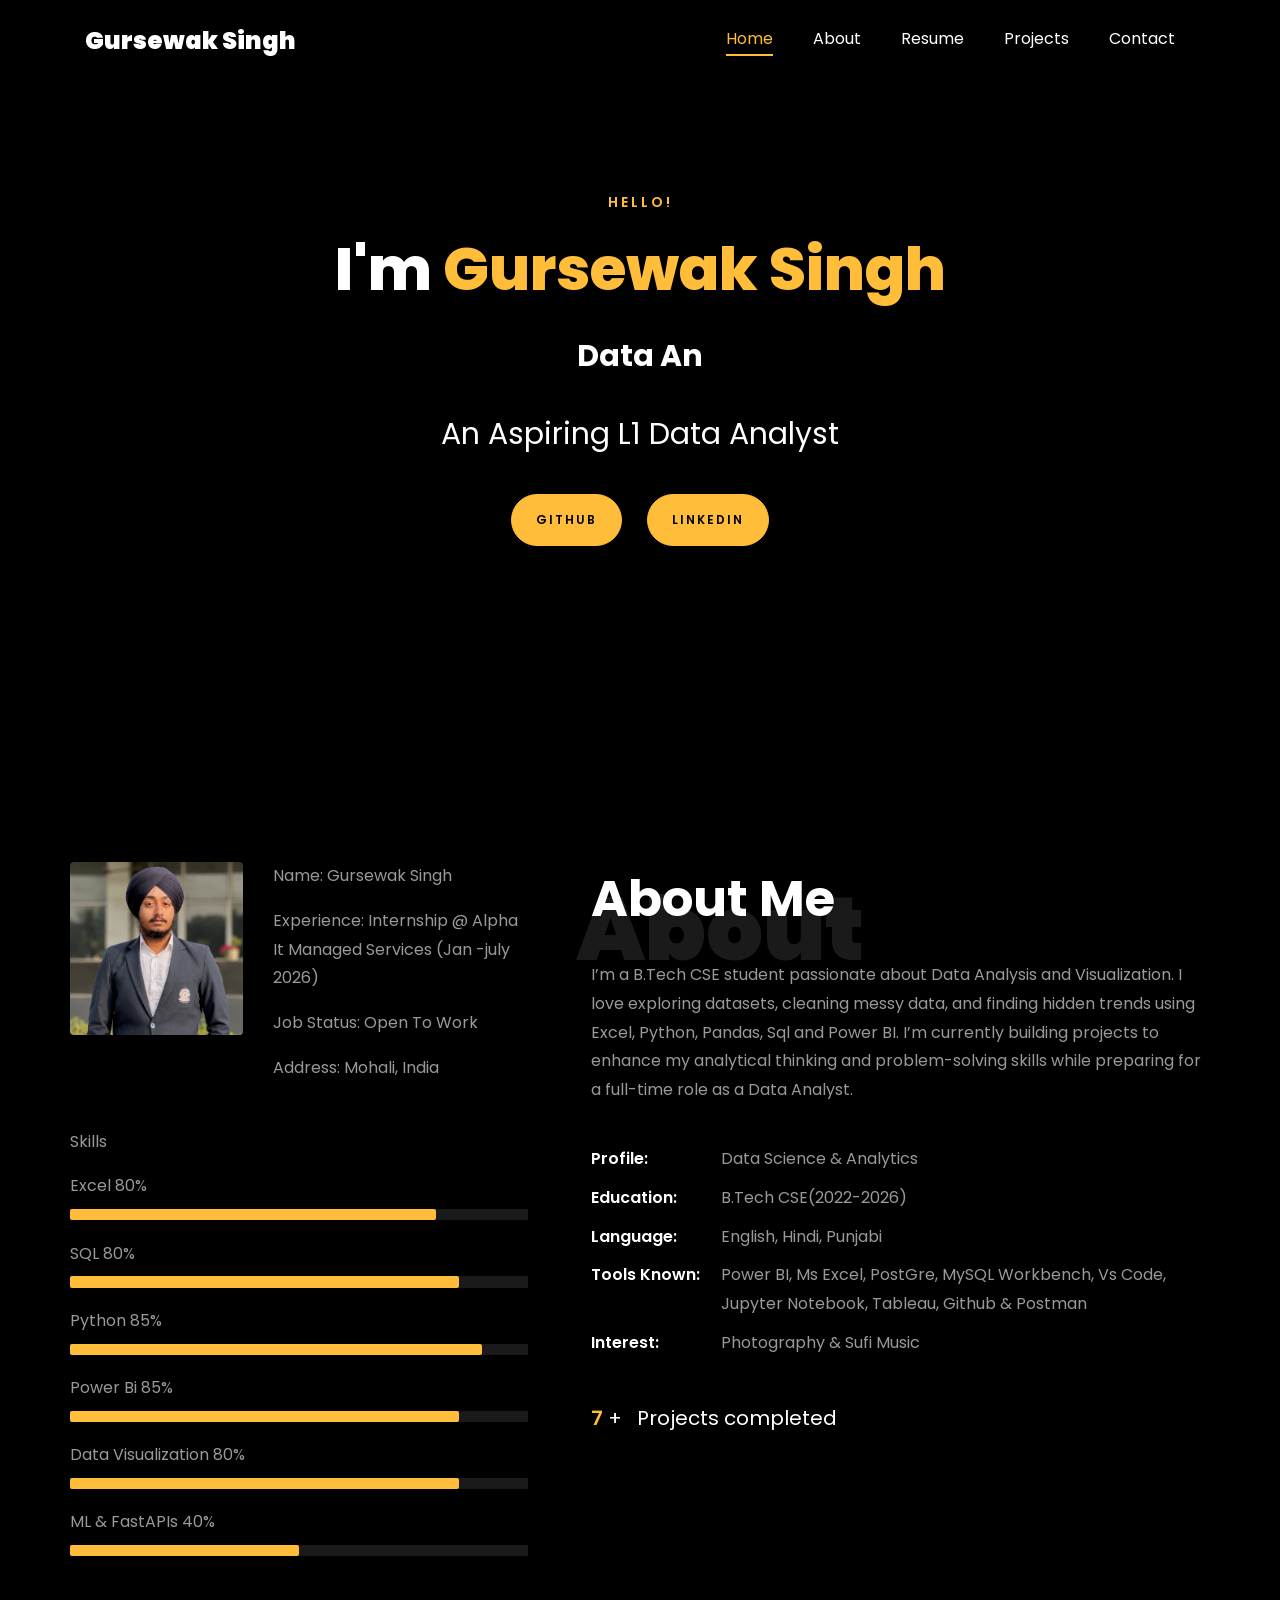
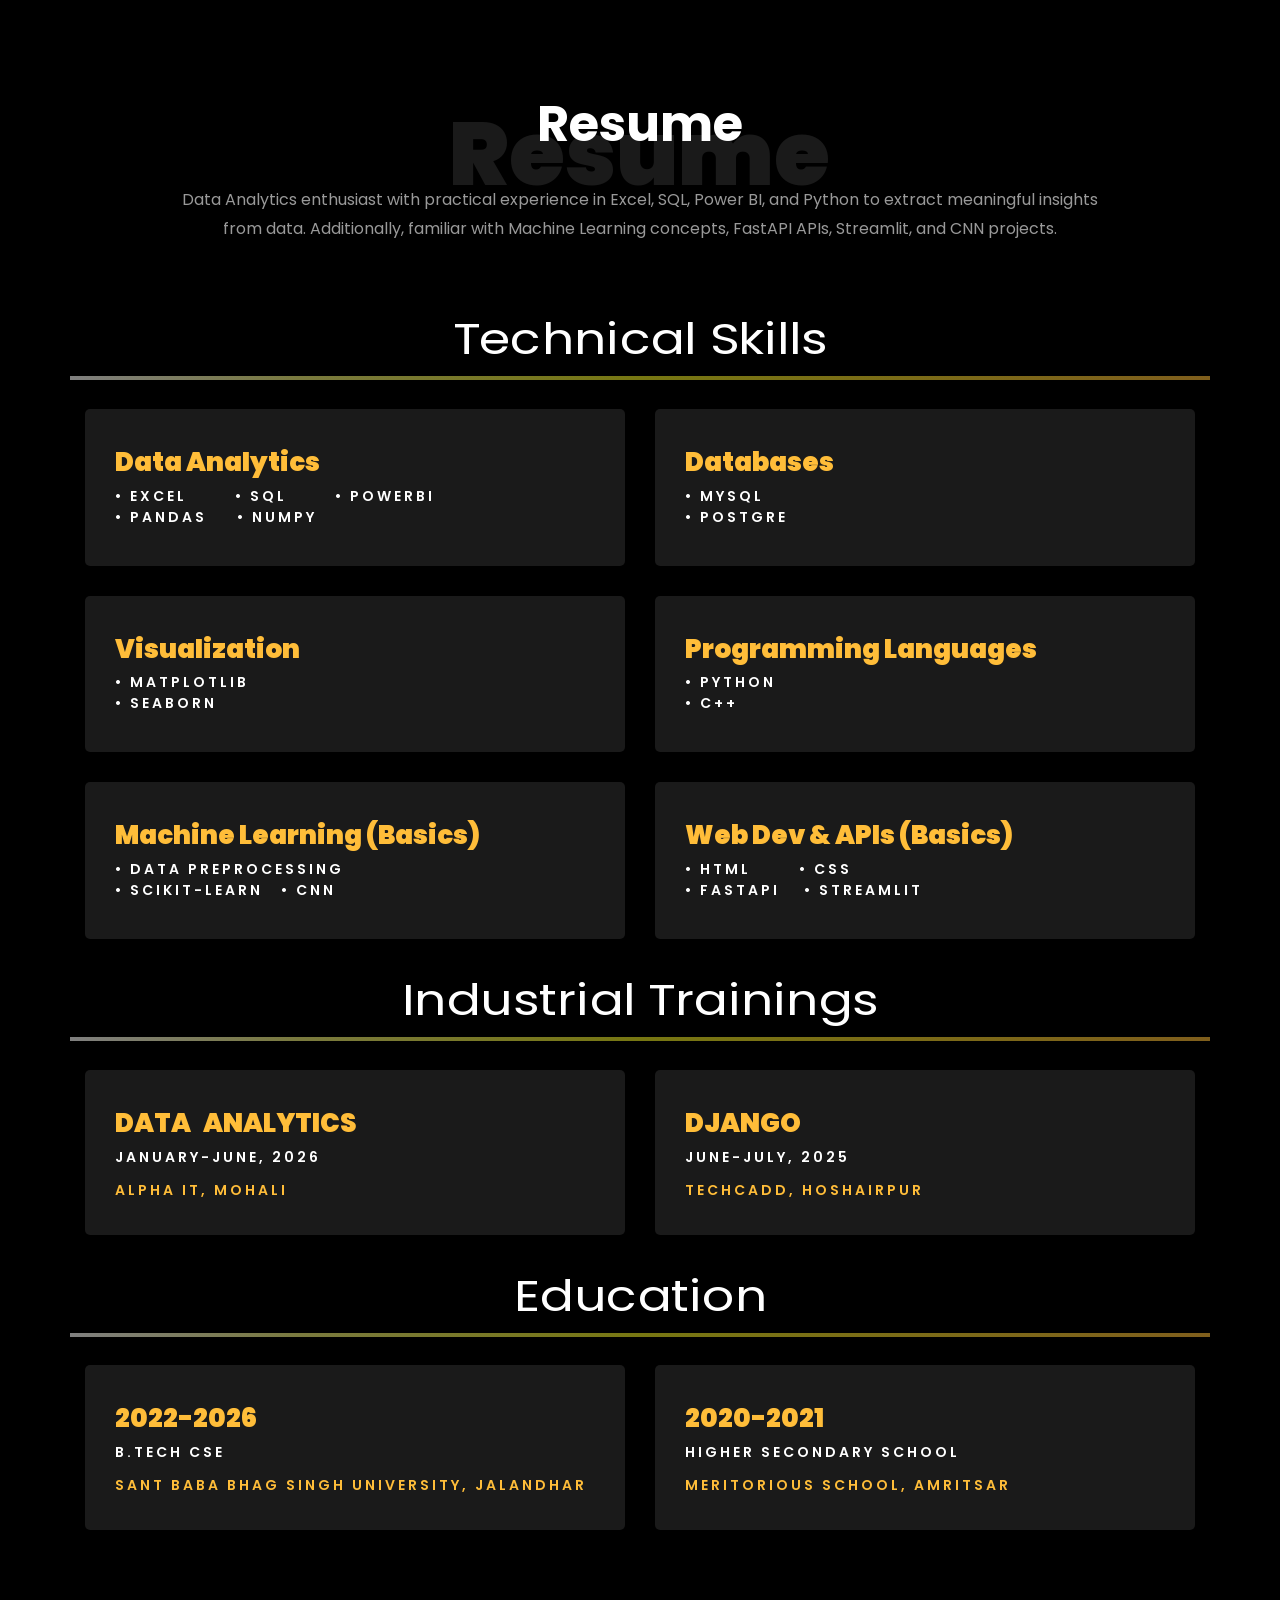
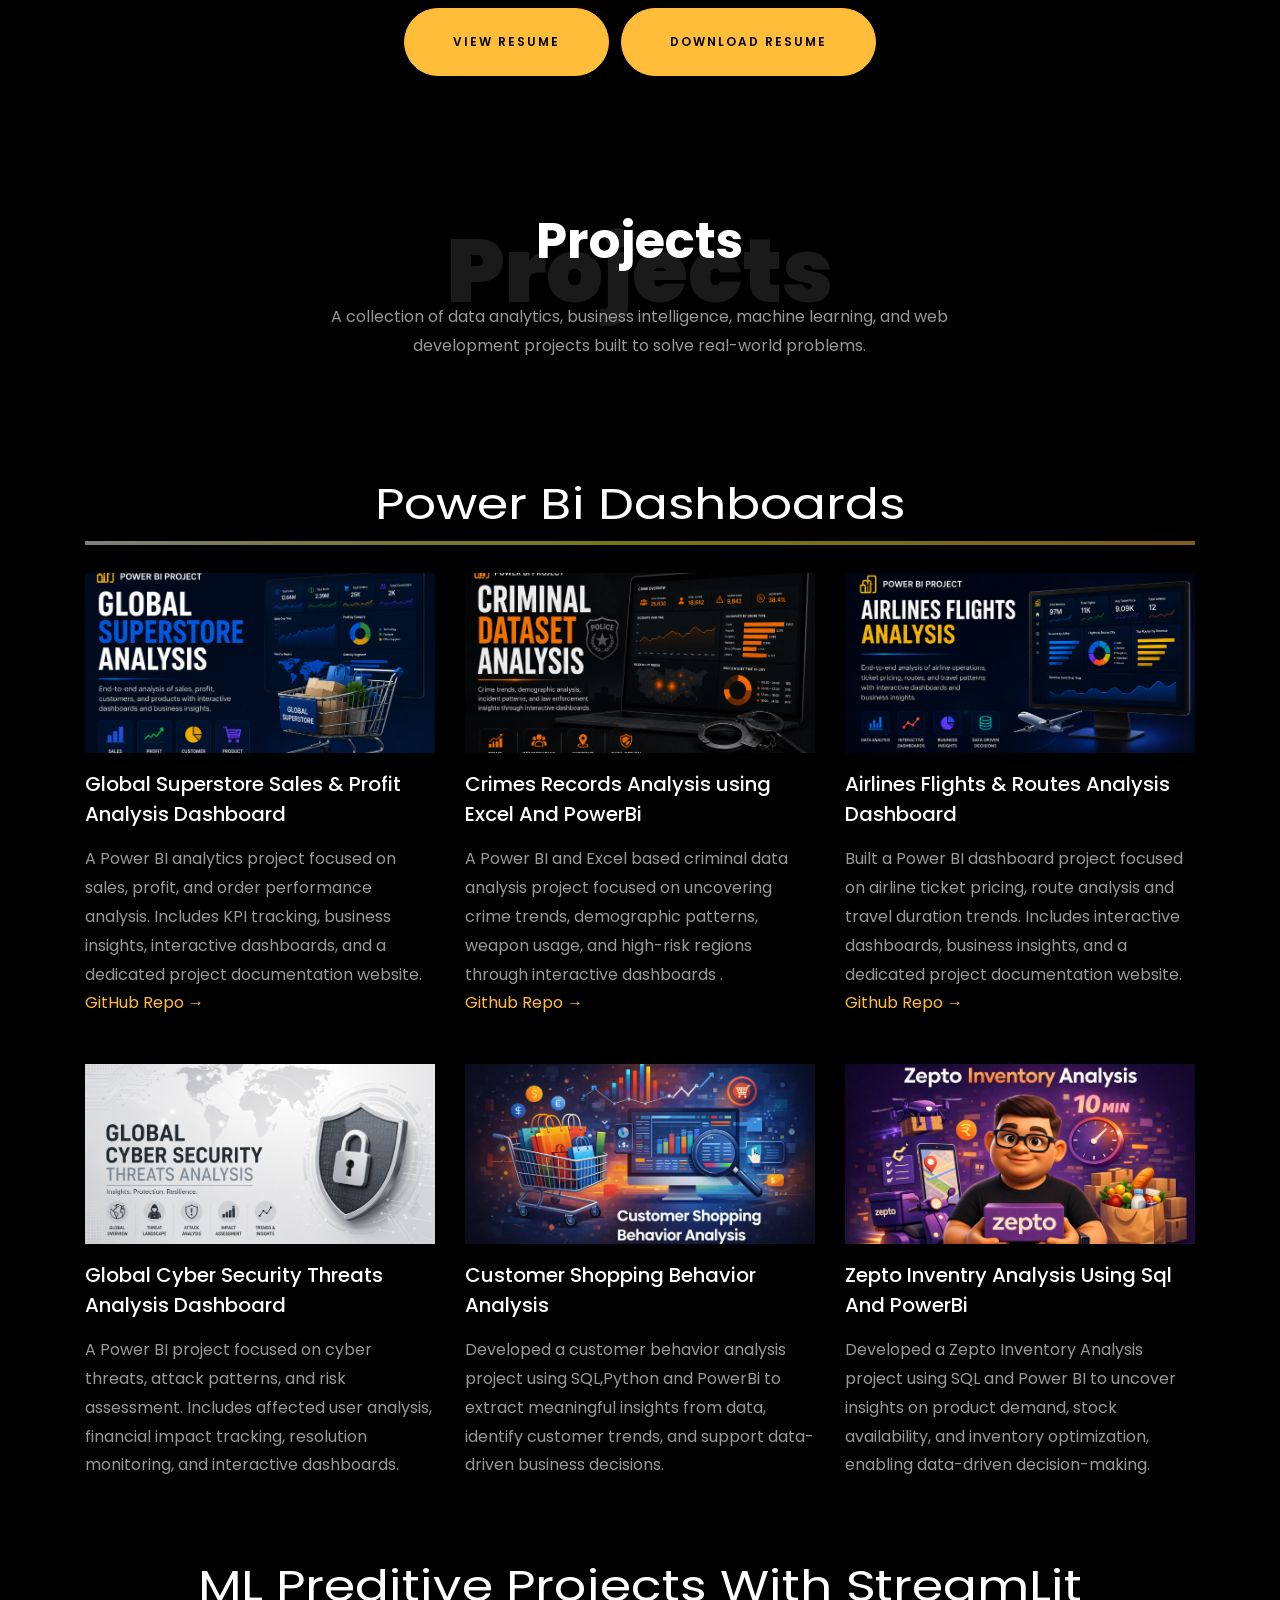
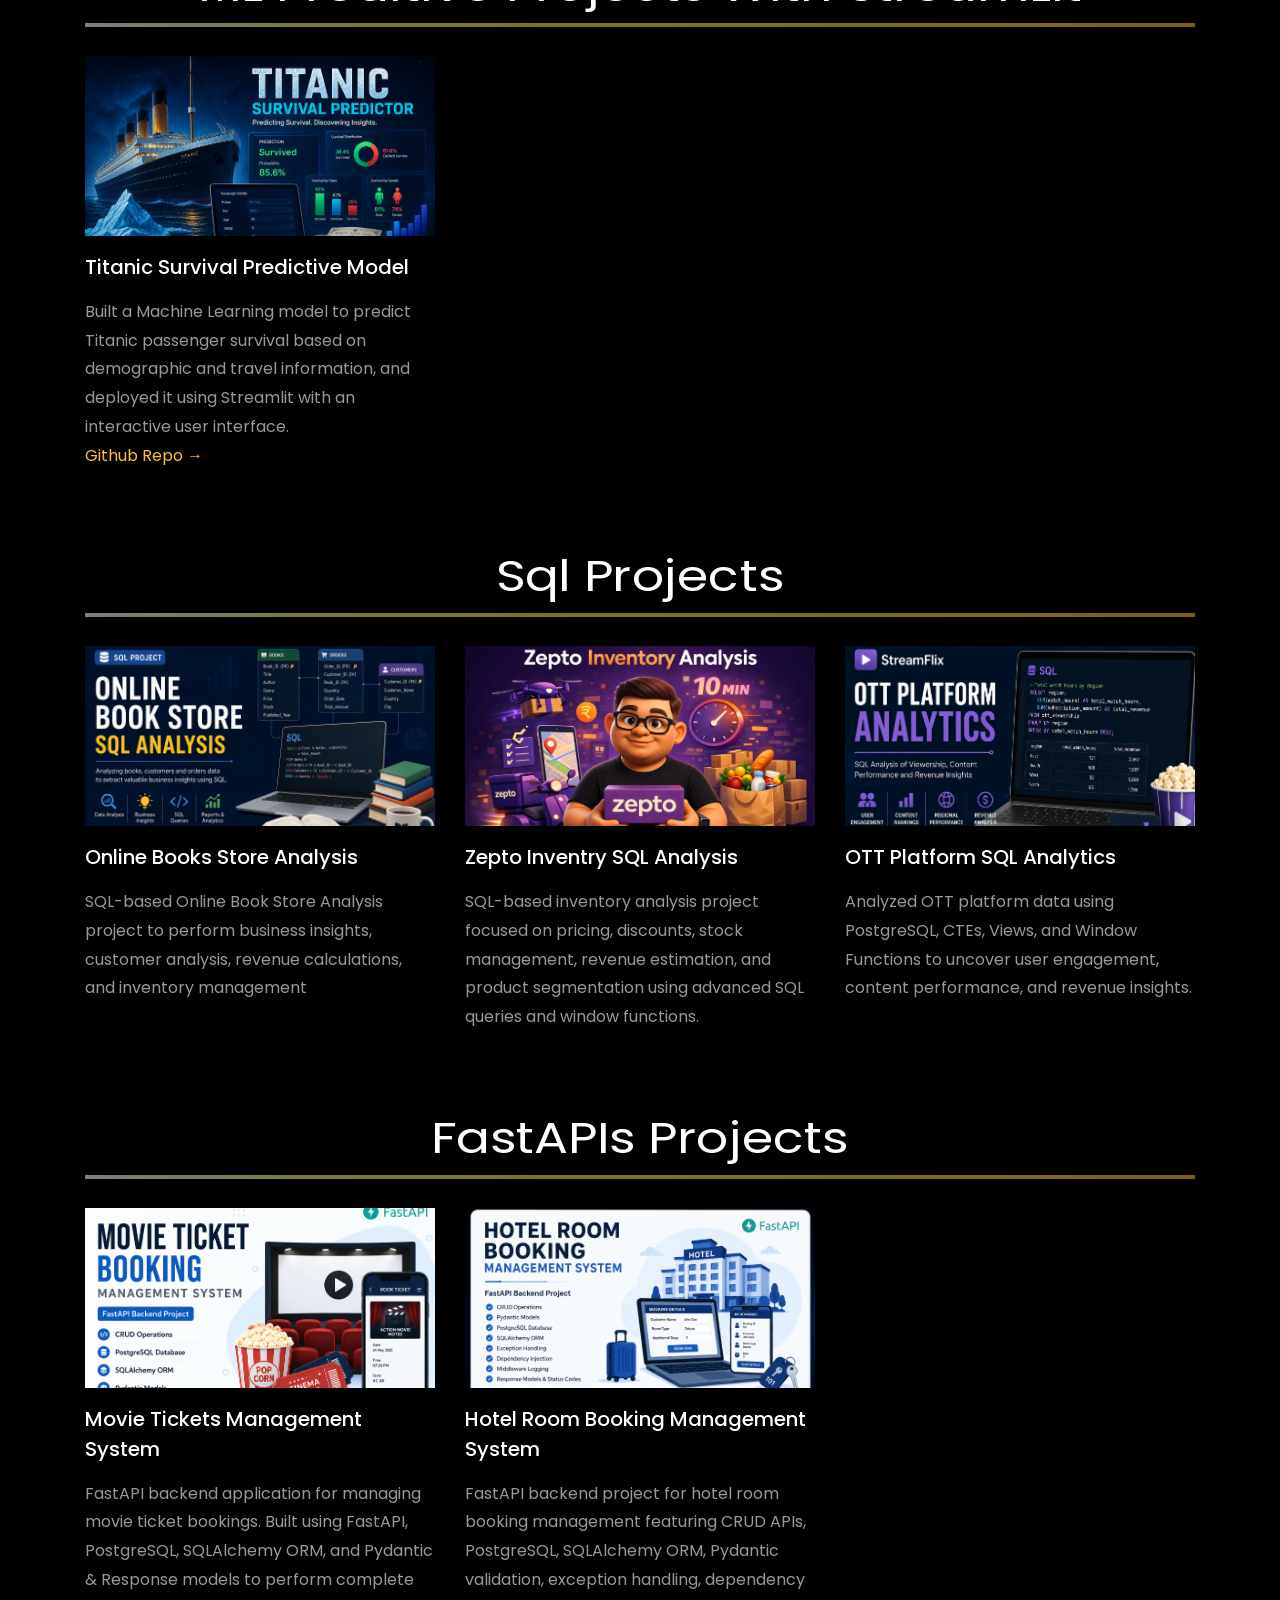
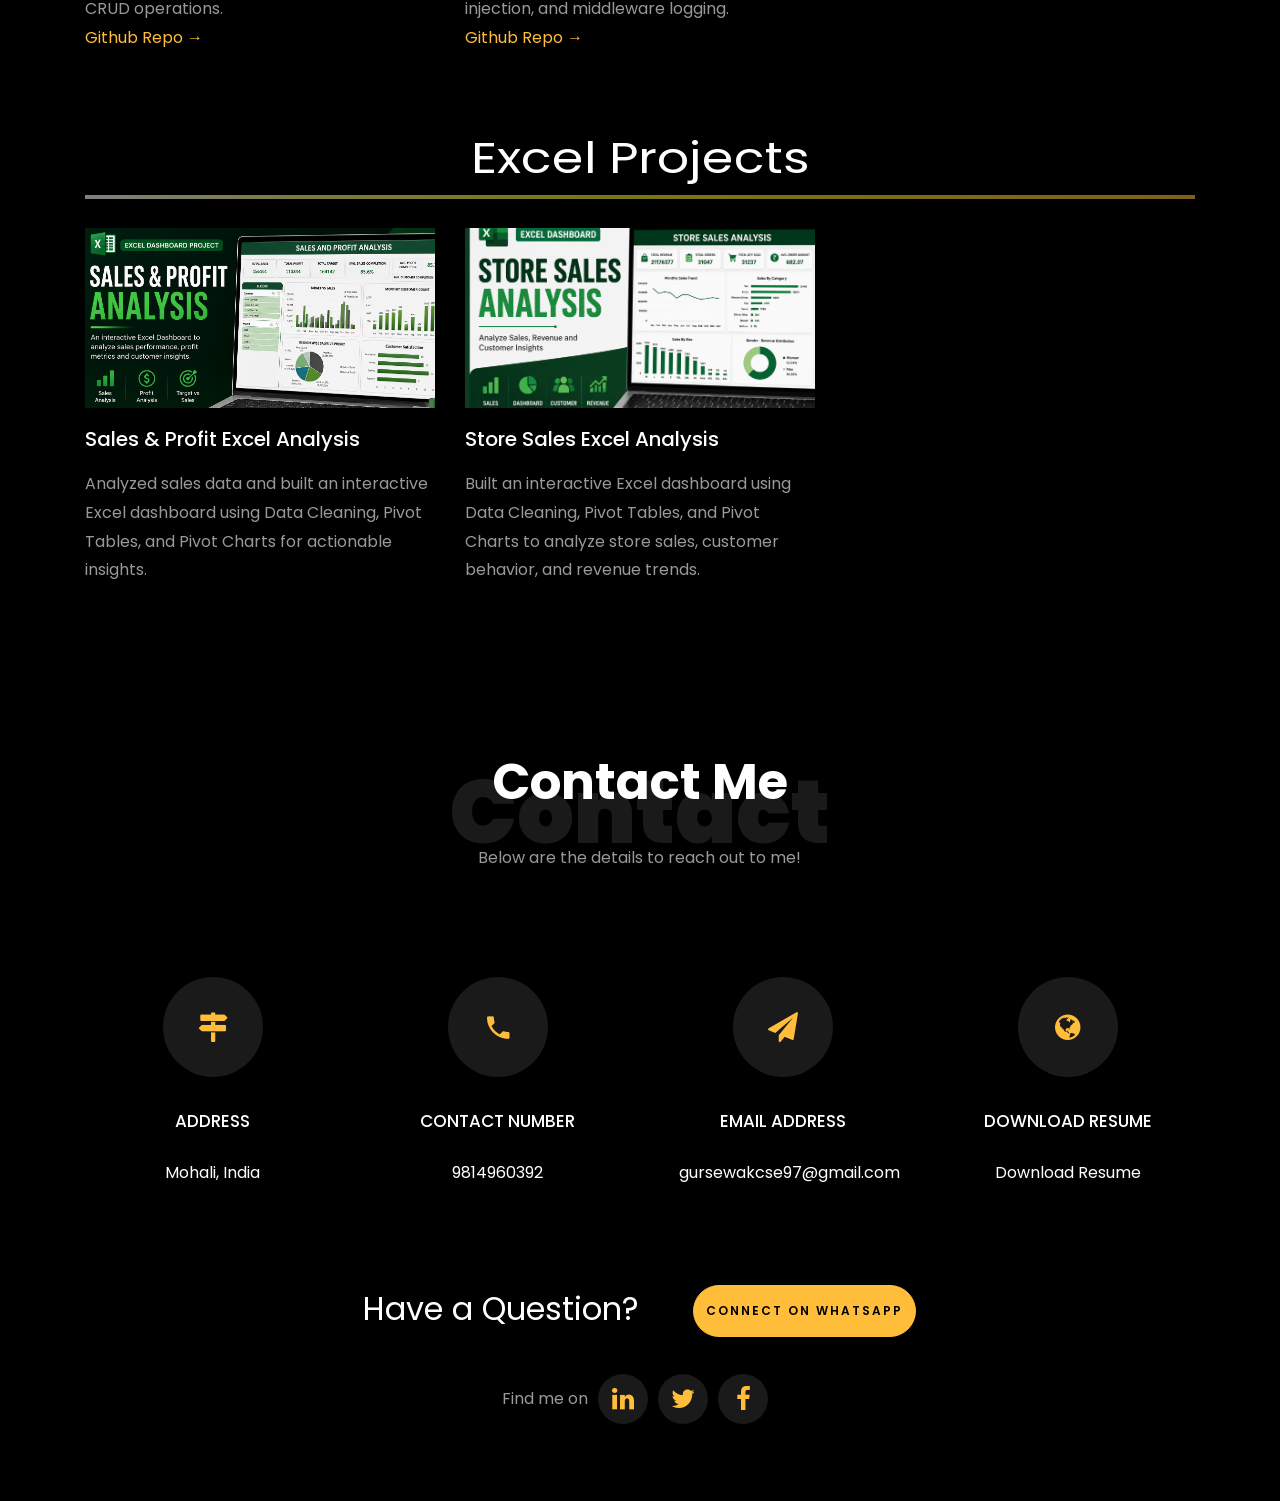
<file: index.html>
<!DOCTYPE html>
<html lang="en">
  <head>
    <title>Gursewak Singh Portfolio</title>
    <meta charset="utf-8">
    <meta name="viewport" content="width=device-width, initial-scale=1, shrink-to-fit=no">
    <link href="https://fonts.googleapis.com/css?family=Poppins:100,200,300,400,500,600,700,800,900" rel="stylesheet">
    <link rel="stylesheet" href="css/open-iconic-bootstrap.min.css">
    <link rel="stylesheet" href="css/animate.css">
    <link rel="stylesheet" href="css/owl.carousel.min.css">
    <link rel="stylesheet" href="css/owl.theme.default.min.css">
    <link rel="stylesheet" href="css/magnific-popup.css">
    <link rel="stylesheet" href="css/aos.css">
    <link rel="stylesheet" href="css/ionicons.min.css">
    <link rel="stylesheet" href="css/flaticon.css">
    <link rel="stylesheet" href="css/icomoon.css">
    <link rel="stylesheet" href="css/style.css">
<style>
/*======================================
//--//-->   ABOUT
======================================*/

.about-mf .box-shadow-full {
  padding-top: 4rem;
  padding-bottom: 4rem;
}

.about-mf .about-img {
  margin-bottom: 2rem;
}

.about-mf .about-img img {
  margin-left: 10px;
}

.skill-mf .progress {
  /* background-color: #cde1f8; */
  margin: .5rem 0 1.2rem 0;
  border-radius: 0;
  height: .7rem;
}

.skill-mf .progress .progress-bar {
  height: .7rem;
  background-color: #ffbd39;
}

/* Animation styles */
#typing-animation {
  position: relative;
  font-size: 30px;
  font-weight: bold;
  color: rgb(255, 255, 255);
  overflow: hidden;
  white-space: nowrap;
  animation: typing 3s steps(20, end) infinite;
}

#typing-animation:before {
  content: "";
  /* position: absolute; */
  top: 0;
  left: 0;
  width: 0;
  height: 100%;
  background-color: #ccc;
  animation: typing-cursor 0.5s ease-in-out infinite;
}

@keyframes typing {
  from {
    width: 0;
  }
  to {
    width: 100%;
  }
}

@keyframes typing-cursor {
  from {
    width: 5px;
  }
  to {
    width: 0;
  }
}

/* project image zoom effect */

.zoom-effect {
  overflow: hidden;
  transition: transform 0.3s ease-out;
}

.zoom-effect:hover {
  transform: scale(1.1);
}

</style>
  </head>
  <body data-spy="scroll" data-target=".site-navbar-target" data-offset="300">
    <nav class="navbar navbar-expand-lg navbar-dark ftco_navbar ftco-navbar-light site-navbar-target" id="ftco-navbar">
	    <div class="container">
	      <a class="navbar-brand" href="index.html">Gursewak Singh</a>
	      <button class="navbar-toggler js-fh5co-nav-toggle fh5co-nav-toggle" type="button" data-toggle="collapse" data-target="#ftco-nav" aria-controls="ftco-nav" aria-expanded="false" aria-label="Toggle navigation">
	        <span class="oi oi-menu"></span> Menu
	      </button>

	      <div class="collapse navbar-collapse" id="ftco-nav">
	        <ul class="navbar-nav nav ml-auto">
	          <li class="nav-item"><a href="#home-section" class="nav-link"><span>Home</span></a></li>
	          <li class="nav-item"><a href="#about-section" class="nav-link"><span>About</span></a></li>
	          <li class="nav-item"><a href="#resume-section" class="nav-link"><span>Resume</span></a></li>
	          <li class="nav-item"><a href="#project-section" class="nav-link"><span>Projects</span></a></li>
	          <li class="nav-item"><a href="#contact-section" class="nav-link"><span>Contact</span></a></li>
	        </ul>
	      </div>
	    </div>
	  </nav>
	  <section id="home-section" class="hero">
		  <div class="home-slider  owl-carousel">
	       <div class="slider-item">
	      	<div class="overlay"></div>
	         <div class="container">
				<div class="row d-md-flex no-gutters slider-text align-items-center justify-content-center text-center">
	          <!-- <div class="row d-md-flex no-gutters slider-text align-items-end justify-content-end" data-scrollax-parent="true"> -->
	          	<!-- <div class="one-third js-fullheight order-md-last img" style="background-image:url(images/bg_1.png);height:fit-content;">
	          	 <div class="overlay"></div>
	          	</div> -->
		          <!-- <div class="one-forth d-flex  align-items-center ftco-animate" data-scrollax=" properties: { translateY: '70%' }"> -->
					<div class="col-md-12 d-flex align-items-center justify-content-center ftco-animate text-center">
		          	<div class="text">
		          		<span class="subheading">Hello!</span>
			            <h1 class="mb-4 mt-3">I'm <span>Gursewak Singh</span></h1>

						<!-- Element to contain animated typing -->
						<span id="typing-animation"></span>

						<script>
						// Initialize the typing animation
						const typingAnimationElement = document.getElementById('typing-animation');
						// Create an array of typing text
						const typingTexts = [
						'CSE Engineer',
						'Data Analyst',
						];
						// Create a function to display the typing animation for a given text
						function playTypingAnimation(text) {
						// Loop through each character and add it to the element
						for (let i = 0; i < text.length; i++) {
							setTimeout(() => {
							typingAnimationElement.textContent += text[i];
							}, i * 200); // Increase the delay to slow down the typing animation
						}
						// Once the animation is complete, reset the text and start over
						setTimeout(() => {
							typingAnimationElement.textContent = '';
							playTypingAnimation(typingTexts[(typingTexts.indexOf(text) + 1) % typingTexts.length]);
						}, text.length * 200);
						}
						// Start the typing animation loop
						playTypingAnimation(typingTexts[0]);
						</script>
						<br>
						<br>
			            <h2>An Aspiring L1 Data Analyst</h2>
						<br>
			            <p><a href="https://github.com/gursewaksingh97" target="_blank" class="btn btn-primary py-3 px-4">GitHub</a> &nbsp; &nbsp;
						<a href="https://www.linkedin.com/in/gursewakcse97" target="_blank" class="btn btn-primary py-3 px-4">LinkedIn</a></p>
		            </div>
		          </div>
	        	</div>
	        </div>
	      </div>
		</div>
    </section>

    <section class="ftco-about img ftco-section ftco-no-pb" id="about-section">
    	<div class="container">
			<div class="row">
				<div class="row d-flex align-items-stretch">
				<!-- <div class="row d-flex"> -->
					<div class="col-md-6 col-lg-5 d-flex">
						<div class="img-about img d-flex align-items-center">
							<div class="overlay">
								<div class="row">
									<div class="col-sm-6 col-md-5">
									  <div class="about-img">
										<img src="images/about-me.png" class="img-fluid rounded b-shadow-a" alt="">
									  </div>
									</div>
									<!-- Details next to profile image -->
									<div class="col-sm-6 col-md-7">
									  <div class="about-info">
										<p><span class="title-s">Name: </span> <span> Gursewak Singh</span></p>
										<p><span class="title-s">Experience: </span> <span>Internship @ Alpha It Managed Services (Jan -july 2026)</span></p>
										<p><span class="title-s">Job Status: </span> <span> Open To Work</span></p>
										<p><span class="title-s">Address: </span> <span> Mohali, India</span></p>
									  </div>
									</div>
								  </div>

								<div class="skill-mf">
									<br>
									<p class="title-s">Skills</p>
									<span>Excel</span> <span class="pull-right">80%</span>
									<div class="progress">
										<div class="progress-bar" role="progressbar" style="width: 80%;" aria-valuenow="80" aria-valuemin="0"
											aria-valuemax="100"></div>
									</div>

									<span>SQL</span> <span class="pull-right">80%</span>
									<div class="progress">
										<div class="progress-bar" role="progressbar" style="width: 85%" aria-valuenow="85" aria-valuemin="0"
											aria-valuemax="100"></div>
									</div>
									
									<span>Python</span> <span class="pull-right">85%</span>
									<div class="progress">
										<div class="progress-bar" role="progressbar" style="width: 90%" aria-valuenow="90" aria-valuemin="0"
											aria-valuemax="100"></div>
									</div>

									<span>Power Bi</span> <span class="pull-right">85%</span>
									<div class="progress">
										<div class="progress-bar" role="progressbar" style="width: 85%" aria-valuenow="85" aria-valuemin="0"
											aria-valuemax="100"></div>
									</div>

									<span>Data Visualization</span> <span class="pull-right">80%</span>
									<div class="progress">
										<div class="progress-bar" role="progressbar" style="width: 85%" aria-valuenow="85" aria-valuemin="0"
											aria-valuemax="100"></div>
									</div>

									<span>ML & FastAPIs </span> <span class="pull-right">40%</span>
									<div class="progress">
										<div class="progress-bar" role="progressbar" style="width: 50%" aria-valuenow="50" aria-valuemin="0"
											aria-valuemax="100"></div>
									</div>
								</div>
							</div>
						</div>
					</div>
					
					<div class="col-md-6 col-lg-7 pl-lg-5 pb-5">
						<div class="row justify-content-start pb-3">
							<div class="col-md-12 heading-section ftco-animate">
								<h1 class="big">About</h1>
								<h2 class="mb-4">About Me</h2>
								<p>I’m a B.Tech CSE student passionate about Data Analysis and Visualization. I love exploring datasets, cleaning messy data, and finding hidden trends using Excel, Python, Pandas, Sql and Power BI. I’m currently building projects to enhance my analytical thinking and problem-solving skills while preparing for a full-time role as a Data Analyst.</p>
								<ul class="about-info mt-4 px-md-0 px-2">
									<li class="d-flex"><span>Profile:</span> <span>Data Science &amp; Analytics</span></li>
									<li class="d-flex"><span>Education:</span> <span>B.Tech CSE(2022-2026)</span></li>
									<li class="d-flex"><span>Language:</span> <span>English, Hindi, Punjabi</span></li>
									<li class="d-flex"><span>Tools Known:</span> <span>Power BI, Ms Excel, PostGre, MySQL Workbench, Vs Code, Jupyter Notebook, Tableau, Github &amp; Postman</span></li>
									<!-- <li class="d-flex"><span>Other Skills:</span> <span>C++, Excel, Web Dev &amp; Django</span></li> -->
									<li class="d-flex"><span>Interest:</span> <span>Photography &amp; Sufi Music</span></li>	
								</ul>
							</div>
						</div>
						<div class="counter-wrap ftco-animate d-flex mt-md-3">
							<div class="text">
								<p class="mb-4">
									<span class="number" data-number="15">0</span> <span>+</span>
									<span>&nbsp; Projects completed</span>
								</p>
							</div>
						</div>
					</div>
				</div>
			</div>
		</div>
    </section>
<!-- -----------------------------RESUME---------------------------------------------------->
    <section class="ftco-section ftco-no-pb" id="resume-section">
    	<div class="container">
    		<div class="row justify-content-center pb-5">
          	<div class="col-md-10 heading-section text-center ftco-animate">
          	<h1 class="big big-2">Resume</h1>
            <h2 class="mb-4">Resume</h2>
            <p>Data Analytics enthusiast with practical experience in Excel, SQL, Power BI, and Python to extract meaningful insights from data. Additionally, familiar with Machine Learning concepts, FastAPI APIs, Streamlit, and CNN projects.</p>
          </div>
        </div>
		
		<!-- Technical Skills Section -->
		 <div class="row">
			<h1 class="big-4">Technical Skills</h1>
			<div class="underline"></div>
		</div>
		<br>
			<div class="row">
				<div class="col-md-6">
    				<div class="resume-wrap ftco-animate">
    					<span class="date">Data Analytics</span>
    					<h2 class="position">• Excel&nbsp;&nbsp;&nbsp;&nbsp;&nbsp;&nbsp;&nbsp;&nbsp;• SQL&nbsp;&nbsp;&nbsp;&nbsp;&nbsp;&nbsp;&nbsp;&nbsp;• PowerBi<br>• Pandas&nbsp;&nbsp;&nbsp;&nbsp;&nbsp;• Numpy</h2>	
    				</div>
    			</div>

				<div class="col-md-6">
    				<div class="resume-wrap ftco-animate">
    					<span class="date">Databases</span>
    					<h2 class="position">• MySQL <br> • PostGre</h2>	
    				</div>
    			</div>

				<div class="col-md-6">
    				<div class="resume-wrap ftco-animate">
    					<span class="date">Visualization</span>
    					<h2 class="position">• MatplotLib<br>• Seaborn</h2>	
    				</div>
    			</div>

				<div class="col-md-6">
    				<div class="resume-wrap ftco-animate">
    					<span class="date">Programming Languages</span>
    					<h2 class="position">• Python<br>• C++</h2>	
    				</div>
    			</div>

				<div class="col-md-6">
    				<div class="resume-wrap ftco-animate">
    					<span class="date">Machine Learning (Basics)</span>
    					<h2 class="position">• Data Preprocessing<br>• Scikit-learn&nbsp;&nbsp;&nbsp;• CNN</h2>	
    				</div>
    			</div>

				<div class="col-md-6">
    				<div class="resume-wrap ftco-animate">
    					<span class="date">Web Dev & APIs (Basics)</span>
    					<h2 class="position">• HTML&nbsp;&nbsp;&nbsp;&nbsp;&nbsp;&nbsp;&nbsp;&nbsp;• CSS<br>• FastAPI&nbsp;&nbsp;&nbsp;&nbsp;• Streamlit</h2>	
    				</div>
    			</div>	
    		</div>
			
		<!-- Training Section -->		
			<div class="row">
				<h1 class="big-4">Industrial Trainings</h1>
				<div class="underline"></div>
			</div>
			<br>
				<div class="row">
					<div class="col-md-6">
    					<div class="resume-wrap ftco-animate">
							<span class="date">DATA &nbsp; ANALYTICS</span>
							<h2 class="position" >January-June, 2026</h2>
							<a href="https://alphait.us/" target="_blank"><span class="position">Alpha It, Mohali</span></a>
    					</div>
    				</div>
    				<div class="col-md-6">
    					<div class="resume-wrap ftco-animate">
    						<span class="date">DJANGO</span>
    						<h2 class="position">June-July, 2025</h2>
    						<a href="https://techcadd.com/" target="_blank"><span class="position">TechCadd, Hoshairpur</span></a>
    					</div>
					</div>
    			</div>

				<!-- Education -->
			<div class="row">
				<h1 class="big-4">Education</h1>
				<div class="underline"></div>
			</div>
			<br>
			<div class="row">
    			<div class="col-md-6">
    				<div class="resume-wrap ftco-animate">
    					<span class="date">2022-2026</span>
    					<h2 class="position">B.Tech Cse</h2>
    					<a href="https://sbbsuniversity.ac.in/" target="_blank"><span class="position">Sant Baba Bhag Singh University, Jalandhar</span></a>
    				</div>
    			</div>

    			<div class="col-md-6">
    				<div class="resume-wrap ftco-animate">
    					<span class="date">2020-2021</span>
    					<h2 class="position">Higher Secondary School</h2>
    					<a href="https://www.google.com/maps/place/Meritorious+school/@31.6442182,74.8075139,17z/data=!3m1!4b1!4m6!3m5!1s0x39196515da9188cf:0xfae986974a5864ad!8m2!3d31.6442182!4d74.8100888!16s%2Fg%2F11bwv6sl8k?entry=ttu&g_ep=EgoyMDI2MDMyMy4xIKXMDSoASAFQAw%3D%3D" target="_blank">
						<span class="position">Meritorious School, Amritsar</span>
						</a>
    				</div>
				</div>
    		</div>

    		<div class="row justify-content-center gap-1 mt-5">
    				<p><a href="https://drive.google.com/file/d/14JeikUS18wnoa8odiO1sNJZBYCqGIv-q/view?usp=drive_link" class="btn btn-primary py-4 px-5">
					View Resume
					</a></p>&nbsp; &nbsp;
					<p><a href="https://drive.google.com/uc?export=download&id=14JeikUS18wnoa8odiO1sNJZBYCqGIv-q" class="btn btn-primary py-4 px-5">
					Download Resume
					</a></p>
    		</div>
    </section>


    <section class="ftco-section" id="project-section">
      <div class="container">
        	<div class="row justify-content-center mb-5 pb-5">
          		<div class="col-md-7 heading-section text-center ftco-animate">
            		<h1 class="big big-2">Projects</h1>
            		<h2 class="mb-4">Projects</h2>
            		<p>A collection of data analytics, business intelligence, machine learning, and web development projects built to solve real-world problems.</p>
          		</div>
        	</div>
			<!-- Power Bi  -->
			<h5 class="big-4" style="text-align: center;">Power Bi Dashboards </h5>
			<div class="underline"></div>
			<br>
        	<div class="row d-flex">
				
				<div class="col-md-4 d-flex ftco-animate">
          			<div class="blog-entry justify-content-end">
              				<a href=global_store_project.html target="_blank"  class="block-20 zoom-effect" style="background-image: url('images/Global_card.png');">
              				</a>
              				<div class="text mt-3 float-right d-block">
                				<h3 class="heading"><a href=global_store_project.html target="_blank">Global Superstore Sales & Profit Analysis Dashboard</a></h3>
                				<p>A Power BI analytics project focused on sales, profit, and order performance analysis. Includes KPI tracking, business insights, interactive dashboards, and a dedicated project documentation website.
									<a href=https://github.com/gursewaksingh97/global-superstore-powerbi-analysis target="_blank" class="github-link"><br>GitHub Repo →</a>
								</p>
             				</div>
            		</div>
          		</div>

				<div class="col-md-4 d-flex ftco-animate">
          			<div class="blog-entry justify-content-end">
              			<a href="criminals_analysis.html" target="_blank" class="block-20 zoom-effect" style="background-image: url('images/criminal_project.png');object-fit: cover;">
              			</a>
              			<div class="text mt-3 float-right d-block">
                			<h3 class="heading"><a href="criminals_analysis.html" target="_blank" >
							Crimes Records Analysis using Excel And PowerBi</a>
							</h3>
							<p>
							A Power BI and Excel based criminal data analysis project focused on uncovering crime trends, demographic patterns, weapon usage, and high-risk regions through interactive dashboards .<a href="https://github.com/gursewaksingh97/Crimes-records-Analysis"><br>Github Repo →</a>
							</p>
              			</div>
            		</div>
          		</div>

				<div class="col-md-4 d-flex ftco-animate">
          			<div class="blog-entry justify-content-end">
              				<a href="airlines_analysis.html" target="_blank" class="block-20 zoom-effect" style="background-image: url('images/airlines.png');">
              				</a>
              				<div class="text mt-3 float-right d-block">
                				<h3 class="heading"><a href="airlines_analysis.html"  target="_blank">Airlines Flights & Routes Analysis Dashboard</a></h3>
                				<p>Built a Power BI dashboard project focused on airline ticket pricing, route analysis and travel duration trends. Includes interactive dashboards, business insights, and a dedicated project documentation website.
									<a href="https://github.com/gursewaksingh97/airlines-flights-analysis-powerbi-dashboard" target="_blank" ><br>Github Repo →</a>
								</p>
             				</div>
            		</div>
          		</div>	
<br>

				<div class="col-md-4 d-flex ftco-animate">
          			<div class="blog-entry justify-content-end">
              				<a href=https://github.com/gursewaksingh97/global-cyber-security-threats-powerbi-analysis target="_blank" class="block-20 zoom-effect" style="background-image: url('images/global\ cyber.png');">
              				</a>
              				<div class="text mt-3 float-right d-block">
                				<h3 class="heading"><a href=https://github.com/gursewaksingh97/global-cyber-security-threats-powerbi-analysis  target="_blank">Global Cyber Security Threats Analysis Dashboard</a></h3>
                				A Power BI project focused on cyber threats, attack patterns, and risk assessment. Includes affected user analysis, financial impact tracking, resolution monitoring, and interactive dashboards.
								</p>
             				</div>
            		</div>
          		</div>
			
				<div class="col-md-4 d-flex ftco-animate">
          			<div class="blog-entry justify-content-end">
              				<a href="https://github.com/gursewaksingh97/Customer-Shopping-Behavior-Analysis" target="_blank" class="block-20 zoom-effect" style="background-image: url('images/proj_1.jpg');">
              				</a>
              				<div class="text mt-3 float-right d-block">
                				<h3 class="heading"><a href="https://github.com/gursewaksingh97/Customer-Shopping-Behavior-Analysis" target="_blank">Customer Shopping Behavior Analysis</a></h3>
                				<p>Developed a customer behavior analysis project using SQL,Python and PowerBi to extract meaningful insights from data, identify customer trends, and support data-driven business decisions.</p>
             				</div>
            		</div>
          		</div>

			
				<div class="col-md-4 d-flex ftco-animate">
          			<div class="blog-entry justify-content-end">
              			<a href="https://github.com/gursewaksingh97/zepto-inventory-analysis" target="_blank" class="block-20 zoom-effect" style="background-image: url('images/proj_2.jpg');object-fit: cover;">
              			</a>
              			<div class="text mt-3 float-right d-block">
                			<h3 class="heading"><a href="https://github.com/gursewaksingh97/zepto-inventory-analysis" target="_blank">
							Zepto Inventry Analysis Using Sql And PowerBi </a>
							</h3>
							<p>Developed a Zepto Inventory Analysis project using SQL and Power BI to uncover insights on product demand, stock availability, and inventory optimization, enabling data-driven decision-making.</p>
              			</div>
            		</div>
          		</div>
				
        	</div>
			<br>
			<h3 class="big-4" style="text-align: center;">ML Preditive Projects With StreamLit </h3>
			<div class="underline"></div>
			<br>
        	<div class="row d-flex">
				<div class="col-md-4 d-flex ftco-animate">
          			<div class="blog-entry justify-content-end">
              				<a href= "https://titanic-survival-predictorr.streamlit.app/" target="_blank" class="block-20 zoom-effect" style="background-image: url('images/titnaic.png');">
              				</a>
              				<div class="text mt-3 float-right d-block">
                				<h3 class="heading"><a href="https://titanic-survival-predictorr.streamlit.app/" target="_blank">Titanic Survival Predictive Model </a></h3>
                				<p>Built a Machine Learning model to predict Titanic passenger survival based on demographic and travel information, and deployed it using Streamlit with an interactive user interface.
								<a href="https://github.com/gursewaksingh97/titanic-survival-predictor" target="_blank" ><br>Github Repo →</a>
								</p>
             				</div>
            		</div>
          		</div>

				
			</div>
<br>
			<h3 class="big-4" style="text-align: center;">Sql Projects</h3>
			<div class="underline"></div>
			<br>
        	<div class="row d-flex">
				<div class="col-md-4 d-flex ftco-animate">
          			<div class="blog-entry justify-content-end">
              				<a href= "https://github.com/gursewaksingh97/online-books-store-sql-analysis" target="_blank" class="block-20 zoom-effect" style="background-image: url('images/onlinebooks.png');">
              				</a>
              				<div class="text mt-3 float-right d-block">
                				<h3 class="heading"><a href="https://github.com/gursewaksingh97/online-books-store-sql-analysis" target="_blank" >Online Books Store Analysis</a></h3>
                				<p>SQL-based Online Book Store Analysis project to perform business insights, customer analysis, revenue calculations, and inventory management 
								</p>
             				</div>
            		</div>
          		</div>

				<div class="col-md-4 d-flex ftco-animate">
          			<div class="blog-entry justify-content-end">
              			<a href="https://github.com/gursewaksingh97/zepto-inventory-sql-analysis" target="_blank" class="block-20 zoom-effect" style="background-image: url('images/proj_2.jpg');object-fit: cover;">
              			</a>
              			<div class="text mt-3 float-right d-block">
                			<h3 class="heading"><a href="https://github.com/gursewaksingh97/zepto-inventory-sql-analysis" target="_blank">
							Zepto Inventry SQL Analysis</a>
							</h3>
							<p>SQL-based inventory analysis project focused on pricing, discounts, stock management, revenue estimation, and product segmentation using advanced SQL queries and window functions.</p>
              			</div>
            		</div>
          		</div>

				<div class="col-md-4 d-flex ftco-animate">
          			<div class="blog-entry justify-content-end">
              				<a href= "https://github.com/gursewaksingh97/ott-platform-analytics" target="_blank" class="block-20 zoom-effect" style="background-image: url('images/sqlott.png');">
              				</a>
              				<div class="text mt-3 float-right d-block">
                				<h3 class="heading"><a href="https://github.com/gursewaksingh97/ott-platform-analytics" target="_blank" >OTT Platform SQL Analytics</a></h3>
                				<p>Analyzed OTT platform data using PostgreSQL, CTEs, Views, and Window Functions to uncover user engagement, content performance, and revenue insights.
								</p>
             				</div>
            		</div>
          		</div>
				
			</div>
			<br> 
			
			<h3 class="big-4" style="text-align: center;">FastAPIs Projects</h3>
			<div class="underline"></div>
			<br>
        	<div class="row d-flex">
				<div class="col-md-4 d-flex ftco-animate">
          			<div class="blog-entry justify-content-end">
              				<a href="movie_documentation.html" target="_blank"  class="block-20 zoom-effect" style="background-image: url('images/movie.png');">
              				</a>
              				<div class="text mt-3 float-right d-block">
                				<h3 class="heading"><a href="movie_documentation.html" target="_blank">Movie Tickets Management System </a></h3>
                				<p>FastAPI backend application for managing movie ticket bookings. Built using FastAPI, PostgreSQL, SQLAlchemy ORM, and Pydantic &  Response models to perform complete CRUD operations.
								<a href="https://github.com/gursewaksingh97/fastapi-movie-ticket-booking-system" target="_blank" ><br>Github Repo →</a>
								</p>
             				</div>
            		</div>
          		</div>


				<div class="col-md-4 d-flex ftco-animate">
          			<div class="blog-entry justify-content-end">
              				<a href="Hotel_documentation.html" target="_blank"  class="block-20 zoom-effect" style="background-image: url('images/hotel_api1.PNG');">
              				</a>
              				<div class="text mt-3 float-right d-block">
                				<h3 class="heading"><a href="Hotel_documentation.html" target="_blank">Hotel Room Booking Management System </a></h3>
                				<p>FastAPI backend project for hotel room booking management featuring CRUD APIs, PostgreSQL, SQLAlchemy ORM, Pydantic validation, exception handling, dependency injection, and middleware logging.
								<a href="https://github.com/gursewaksingh97/fastapi-movie-ticket-booking-system" target="_blank" ><br>Github Repo →</a>
								</p>
             				</div>
            		</div>
          		</div>

			</div>
			<br>


			<h3 class="big-4" style="text-align: center;">Excel Projects </h3>
			<div class="underline"></div>
			<br>
        	<div class="row d-flex">
				<div class="col-md-4 d-flex ftco-animate">
          			<div class="blog-entry justify-content-end">
              				<a href= "https://github.com/gursewaksingh97/Sales-Profit-Analysis-Excel_Dashboard" target="_blank" class="block-20 zoom-effect" style="background-image: url('images/excelsales.png');">
              				</a>
              				<div class="text mt-3 float-right d-block">
                				<h3 class="heading"><a href="https://github.com/gursewaksingh97/Sales-Profit-Analysis-Excel_Dashboard" target="_blank">Sales & Profit Excel Analysis </a></h3>
                				<p>Analyzed sales data and built an interactive Excel dashboard using Data Cleaning, Pivot Tables, and Pivot Charts for actionable insights.
								</p>
             				</div>
            		</div>
          		</div>

				<div class="col-md-4 d-flex ftco-animate">
          			<div class="blog-entry justify-content-end">
              				<a href= "https://github.com/gursewaksingh97/Store-Sales-Excel-Analysis-Dashboard" target="_blank" class="block-20 zoom-effect" style="background-image: url('images/excel2.png');">
              				</a>
              				<div class="text mt-3 float-right d-block">
                				<h3 class="heading"><a href="https://github.com/gursewaksingh97/Store-Sales-Excel-Analysis-Dashboard" target="_blank">Store Sales Excel Analysis </a></h3>
                				<p>Built an interactive Excel dashboard using Data Cleaning, Pivot Tables, and Pivot Charts to analyze store sales, customer behavior, and revenue trends.
								</p>
             				</div>
            		</div>
          		</div>
				
			</div>



			
	  	
    </section> 


<!-- ------------------------------contact-------------   -->

    <section class="ftco-section contact-section ftco-no-pb" id="contact-section" style=" padding-top: 2px;" >
      <div class="container">
      	<div class="row justify-content-center mb-5 pb-3">
          <div class="col-md-7 heading-section text-center ftco-animate">
            <h1 class="big big-2">Contact</h1>
            <h2 class="mb-4">Contact Me</h2>
            <p>Below are the details to reach out to me!</p>
          </div>
        </div>

        <div class="row d-flex contact-info mb-5">
          <div class="col-md-6 col-lg-3 d-flex ftco-animate">
          	<div class="align-self-stretch box p-4 text-center">
          		<div class="icon d-flex align-items-center justify-content-center">
          			<span class="icon-map-signs"></span>
          		</div>
          		<h3 class="mb-4">Address</h3>
	            <a href="https://www.google.com/maps/place/Phase+7,+Sector+61,+Sahibzada+Ajit+Singh+Nagar,+Punjab+160062/@30.7044387,76.7272696,19z/data=!4m6!3m5!1s0x390fee8339e7fe73:0x59d8660b2c1f6e76!8m2!3d30.7040186!4d76.7296396!16s%2Fg%2F11c0xp7nkn?entry=ttu&g_ep=EgoyMDI2MDMyMy4xIKXMDSoASAFQAw%3D%3D" target="_blank" style="color: white;">
					<p>Mohali, India</p>
				</a>
	          </div>
          </div>
          <div class="col-md-6 col-lg-3 d-flex ftco-animate">
          	<div class="align-self-stretch box p-4 text-center">
          		<div class="icon d-flex align-items-center justify-content-center">
          			<span class="icon-phone2"></span>
          		</div>
          		<h3 class="mb-4">Contact Number</h3>
	            <p><a href="tel://0101010101">9814960392</a></p>
	          </div>
          </div>
          <div class="col-md-6 col-lg-3 d-flex ftco-animate">
          	<div class="align-self-stretch box p-4 text-center">
          		<div class="icon d-flex align-items-center justify-content-center">
          			<span class="icon-paper-plane"></span>
          		</div>
          		<h3 class="mb-4">Email Address</h3>
	            <p><a href="mailto:info@yoursite.com">gursewakcse97@gmail.com</a></p>
	          </div>
          </div>
          <div class="col-md-6 col-lg-3 d-flex ftco-animate">
          	<div class="align-self-stretch box p-4 text-center">
          		<div class="icon d-flex align-items-center justify-content-center">
          			<span class="icon-globe"></span>
          		</div>
          		<h3 class="mb-4">Download Resume</h3>
	            <p><a href="https://drive.google.com/uc?export=download&id=14JeikUS18wnoa8odiO1sNJZBYCqGIv-q">Download Resume</a></p>
	          </div>
          </div>

		  <div class="container">
			<br>
			<br>
			<div class="row justify-content-center">
				<div class="col-md-7 ftco-animate text-center">
					<h2>Have a<span> Question?  &nbsp;&nbsp;&nbsp;&nbsp;</span> <a href="https://wa.me/919814960392" target="_blank" class="btn btn-primary py-3 px-8">Connect On Whatsapp</a> </h2>
				</div>
			</div>
				<br>
					<ul class="ftco-footer-social list-unstyled d-flex justify-content-center align-items-center mb-0">
					  <li class="ftco-animate normal-txt">Find me on  </li>
					  <li class="ftco-animate"><a href="https://linkedin.com/in/gursewakcse97" target="_blank"><span class="icon-linkedin"></span></a></li>  
					  <li class="ftco-animate"><a href="https://x.com/gursewakk97" target="_blank"><span class="icon-twitter"></span></a></li>
					  <li class="ftco-animate"><a href="https://www.facebook.com/gursewak.saini.526" target="_blank"><span class="icon-facebook"></span></a></li>
					</ul>
				<br>
		   </div>
   </div>
 </section>
  <!-- loader -->
  <div id="ftco-loader" class="show fullscreen"><svg class="circular" width="48px" height="48px"><circle class="path-bg" cx="24" cy="24" r="22" fill="none" stroke-width="4" stroke="#eeeeee"/><circle class="path" cx="24" cy="24" r="22" fill="none" stroke-width="4" stroke-miterlimit="10" stroke="#F96D00"/></svg></div>

  <script src="js/jquery.min.js"></script>
  <script src="js/jquery-migrate-3.0.1.min.js"></script>
  <script src="js/popper.min.js"></script>
  <script src="js/bootstrap.min.js"></script>
  <script src="js/jquery.easing.1.3.js"></script>
  <script src="js/jquery.waypoints.min.js"></script>
  <script src="js/jquery.stellar.min.js"></script>
  <script src="js/owl.carousel.min.js"></script>
  <script src="js/jquery.magnific-popup.min.js"></script>
  <script src="js/aos.js"></script>
  <script src="js/jquery.animateNumber.min.js"></script>
  <script src="js/scrollax.min.js"></script>
  
  <script src="js/main.js"></script>
  </body>
</html>
</file>
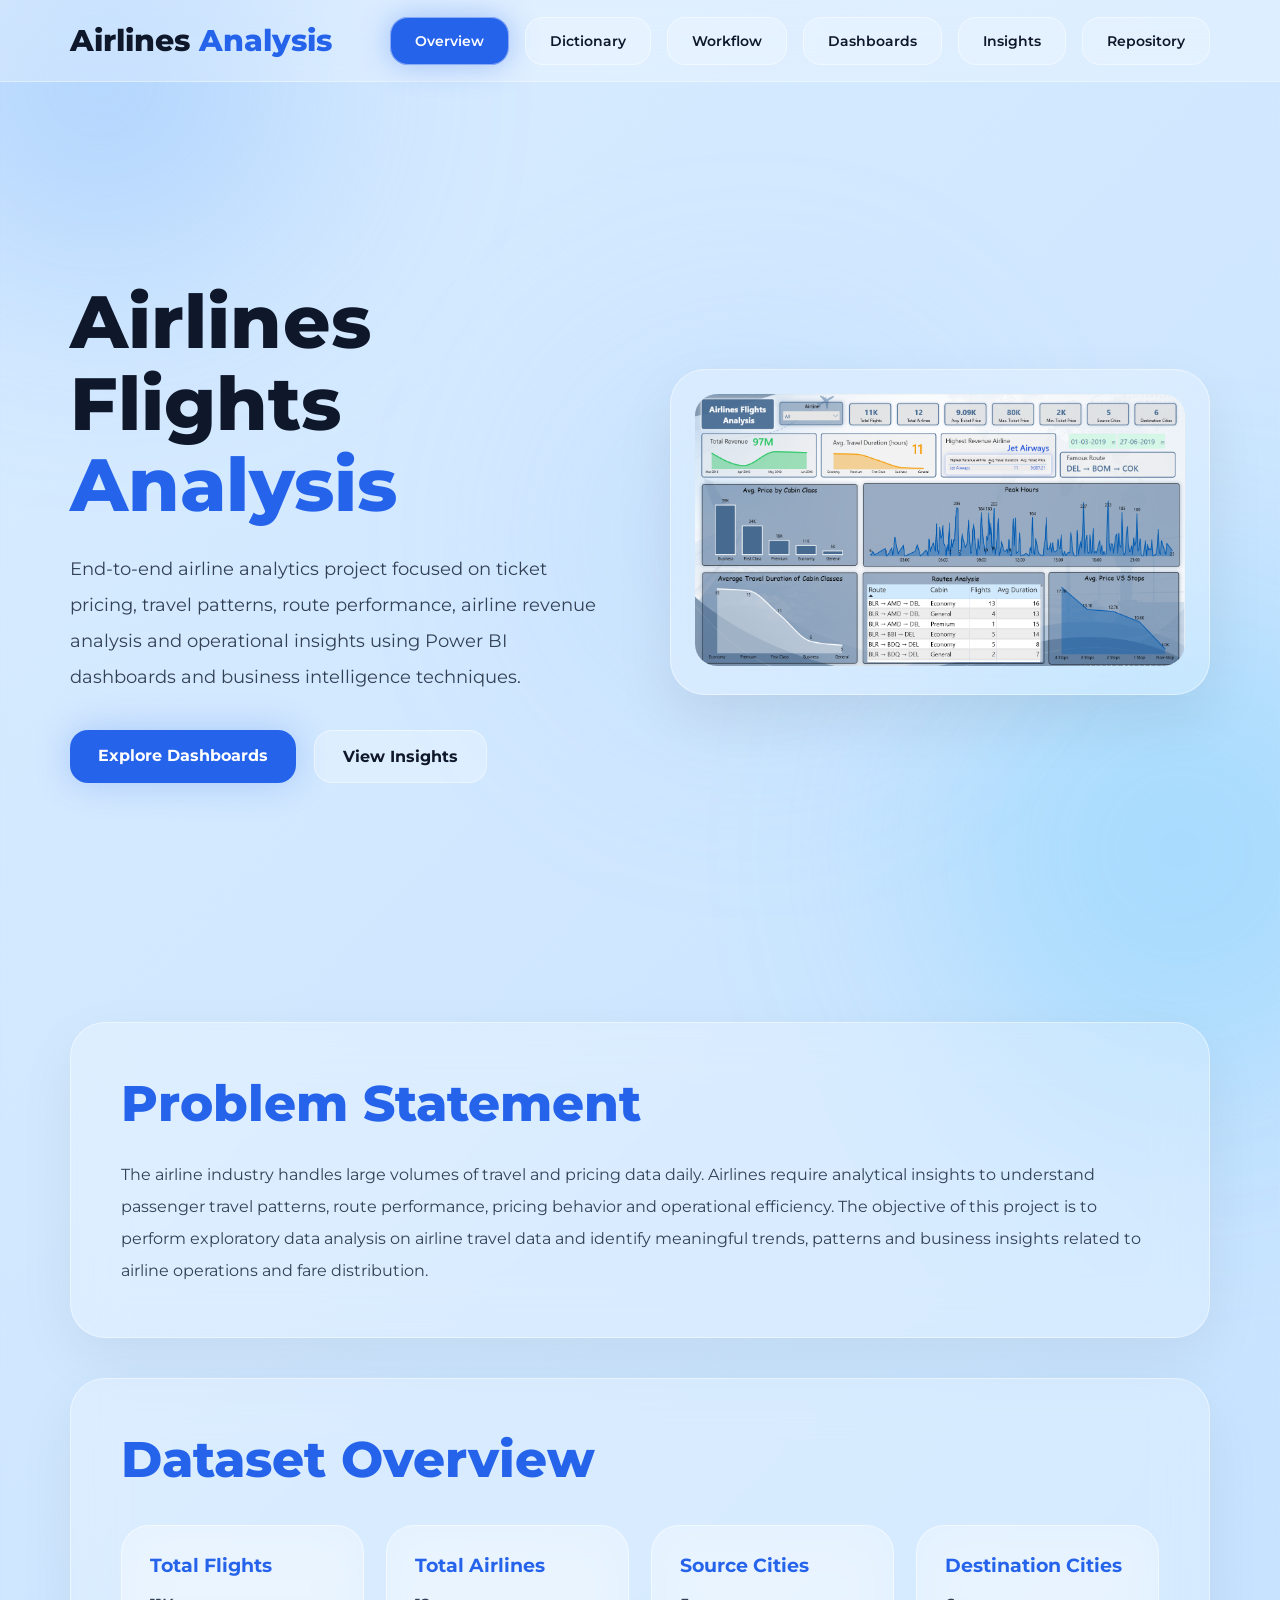
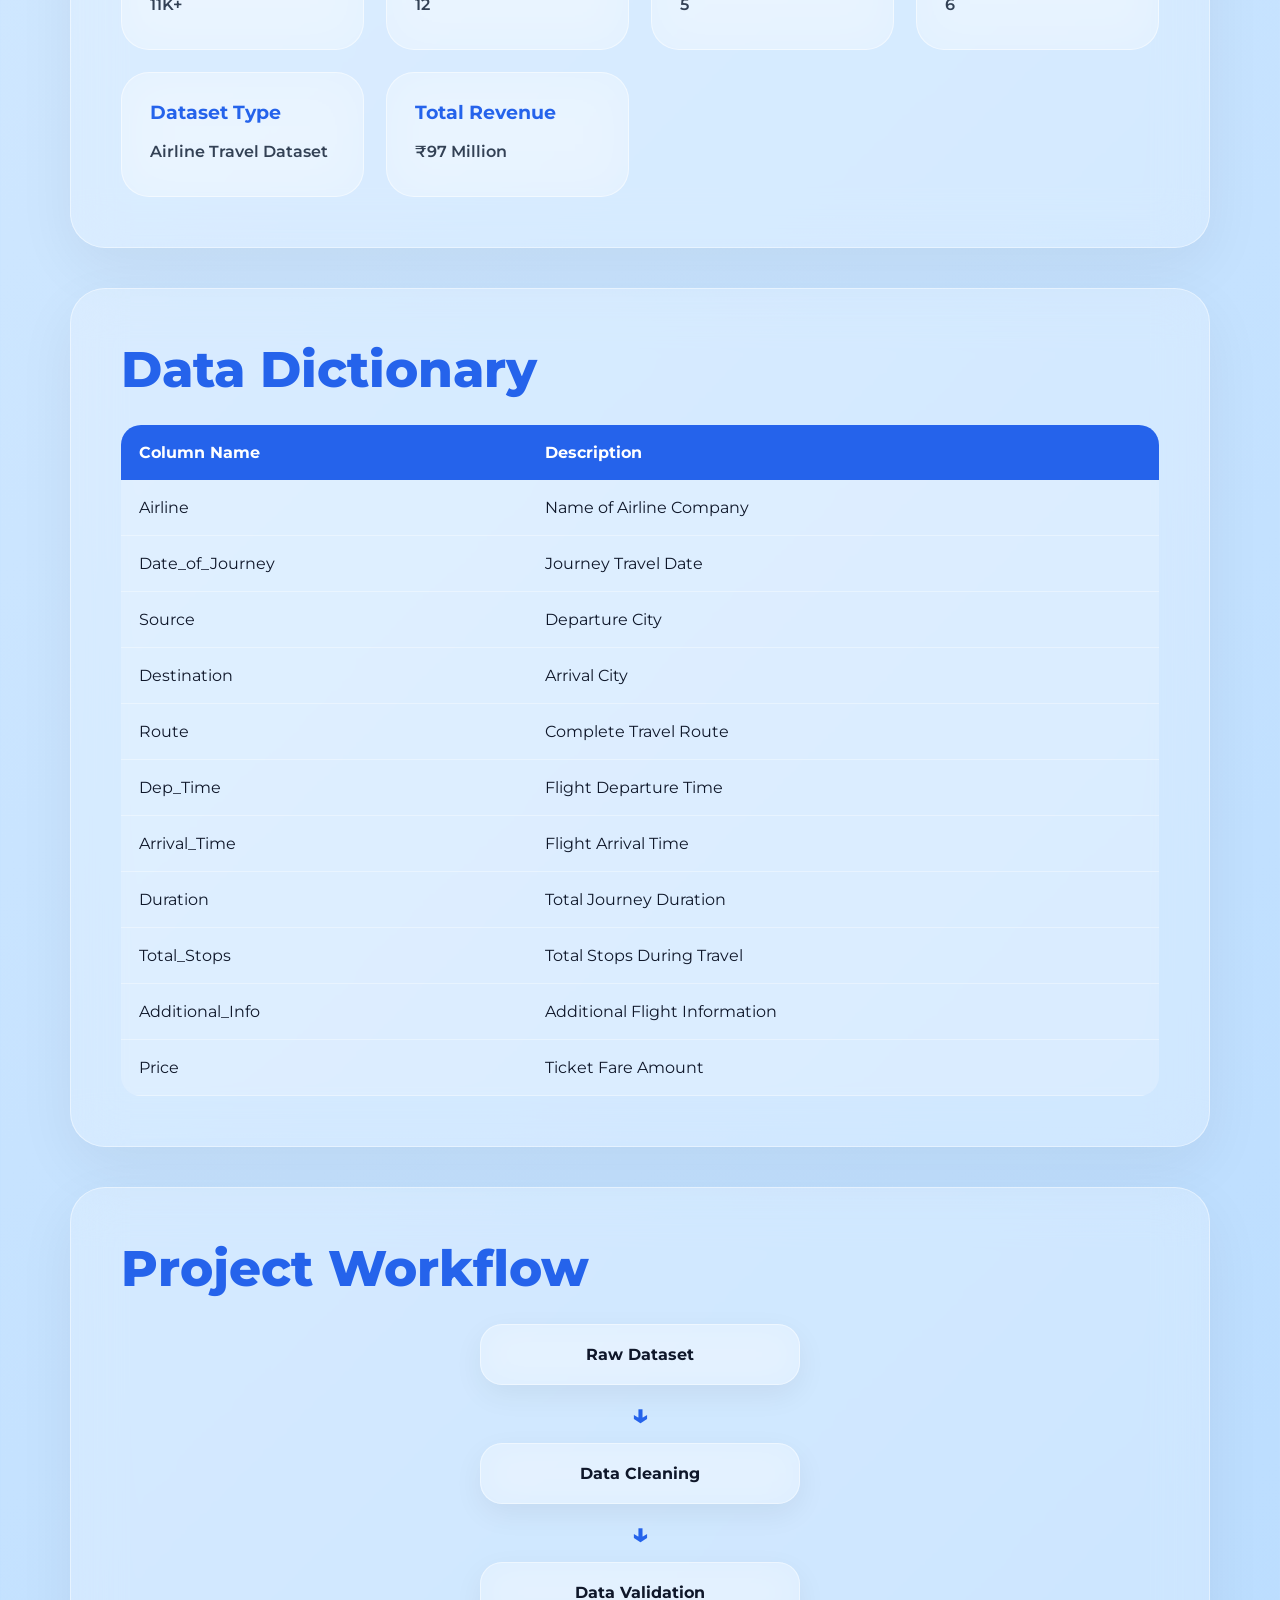
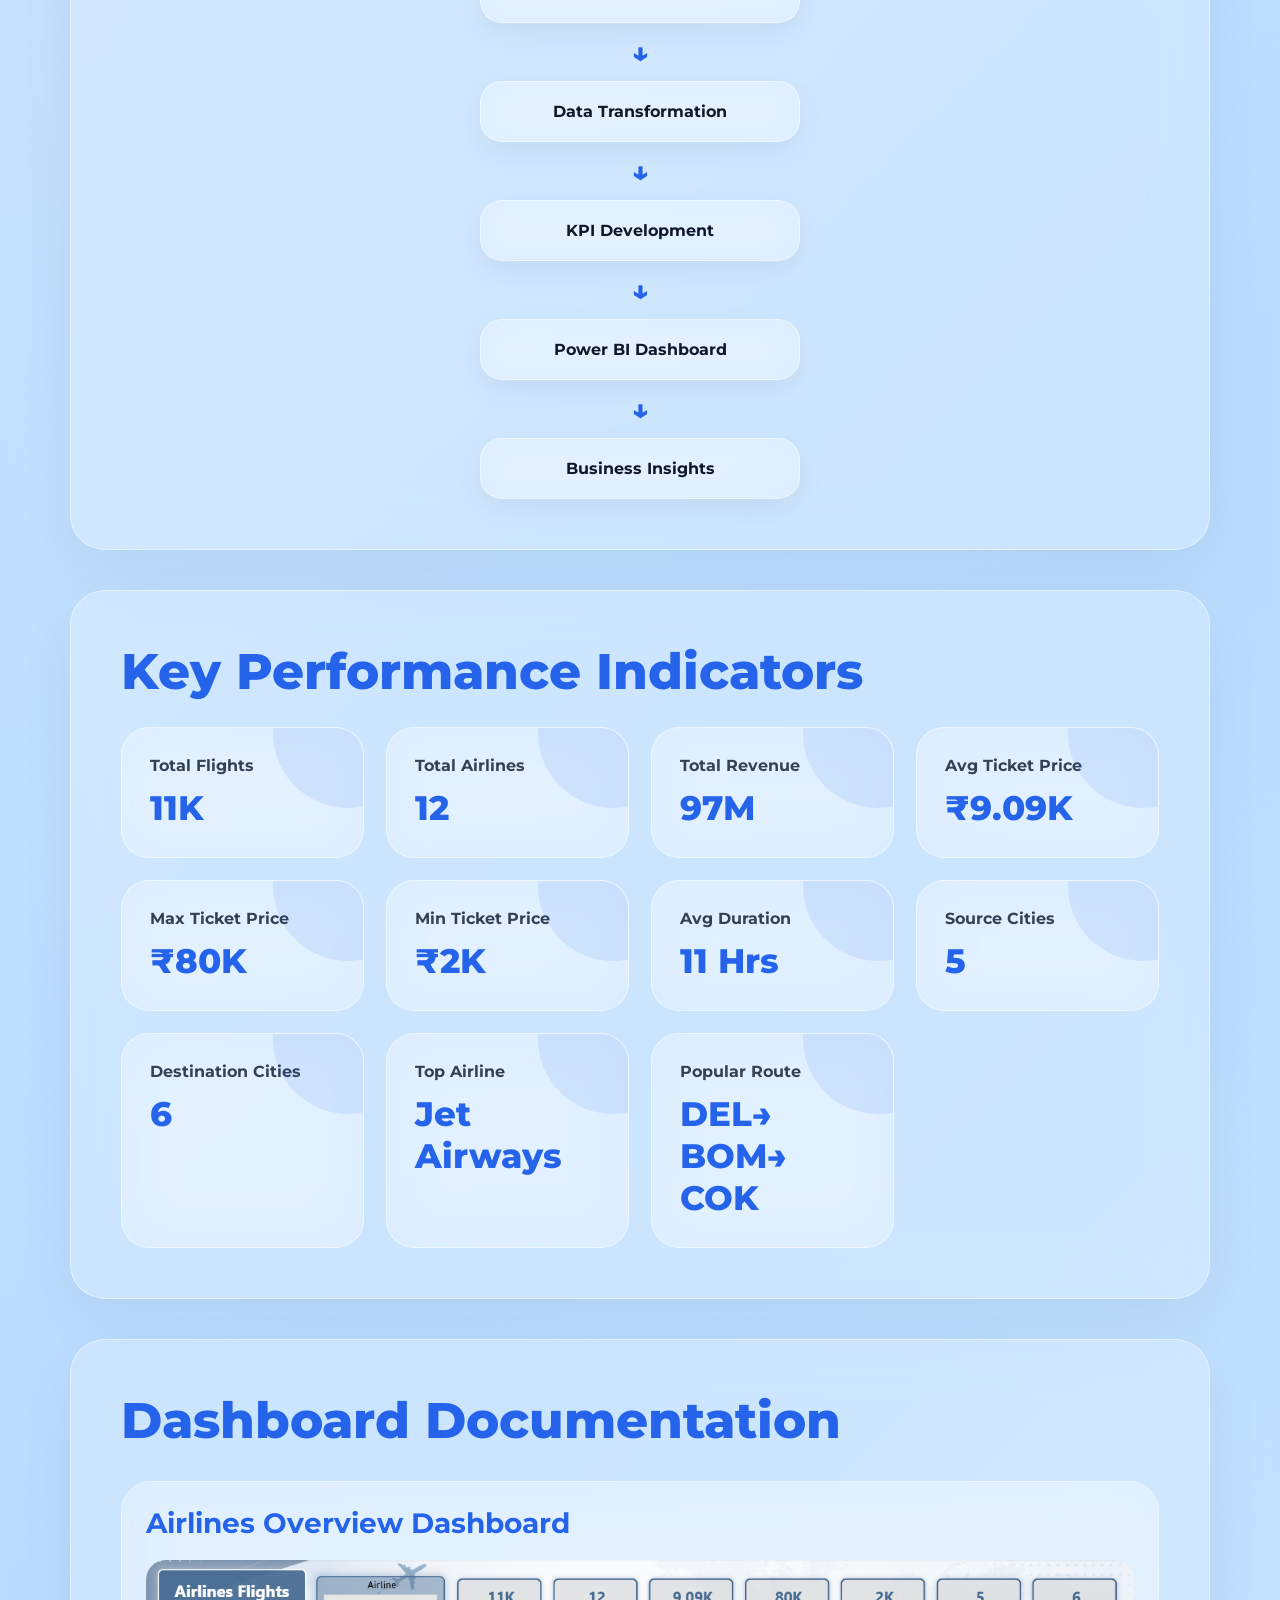
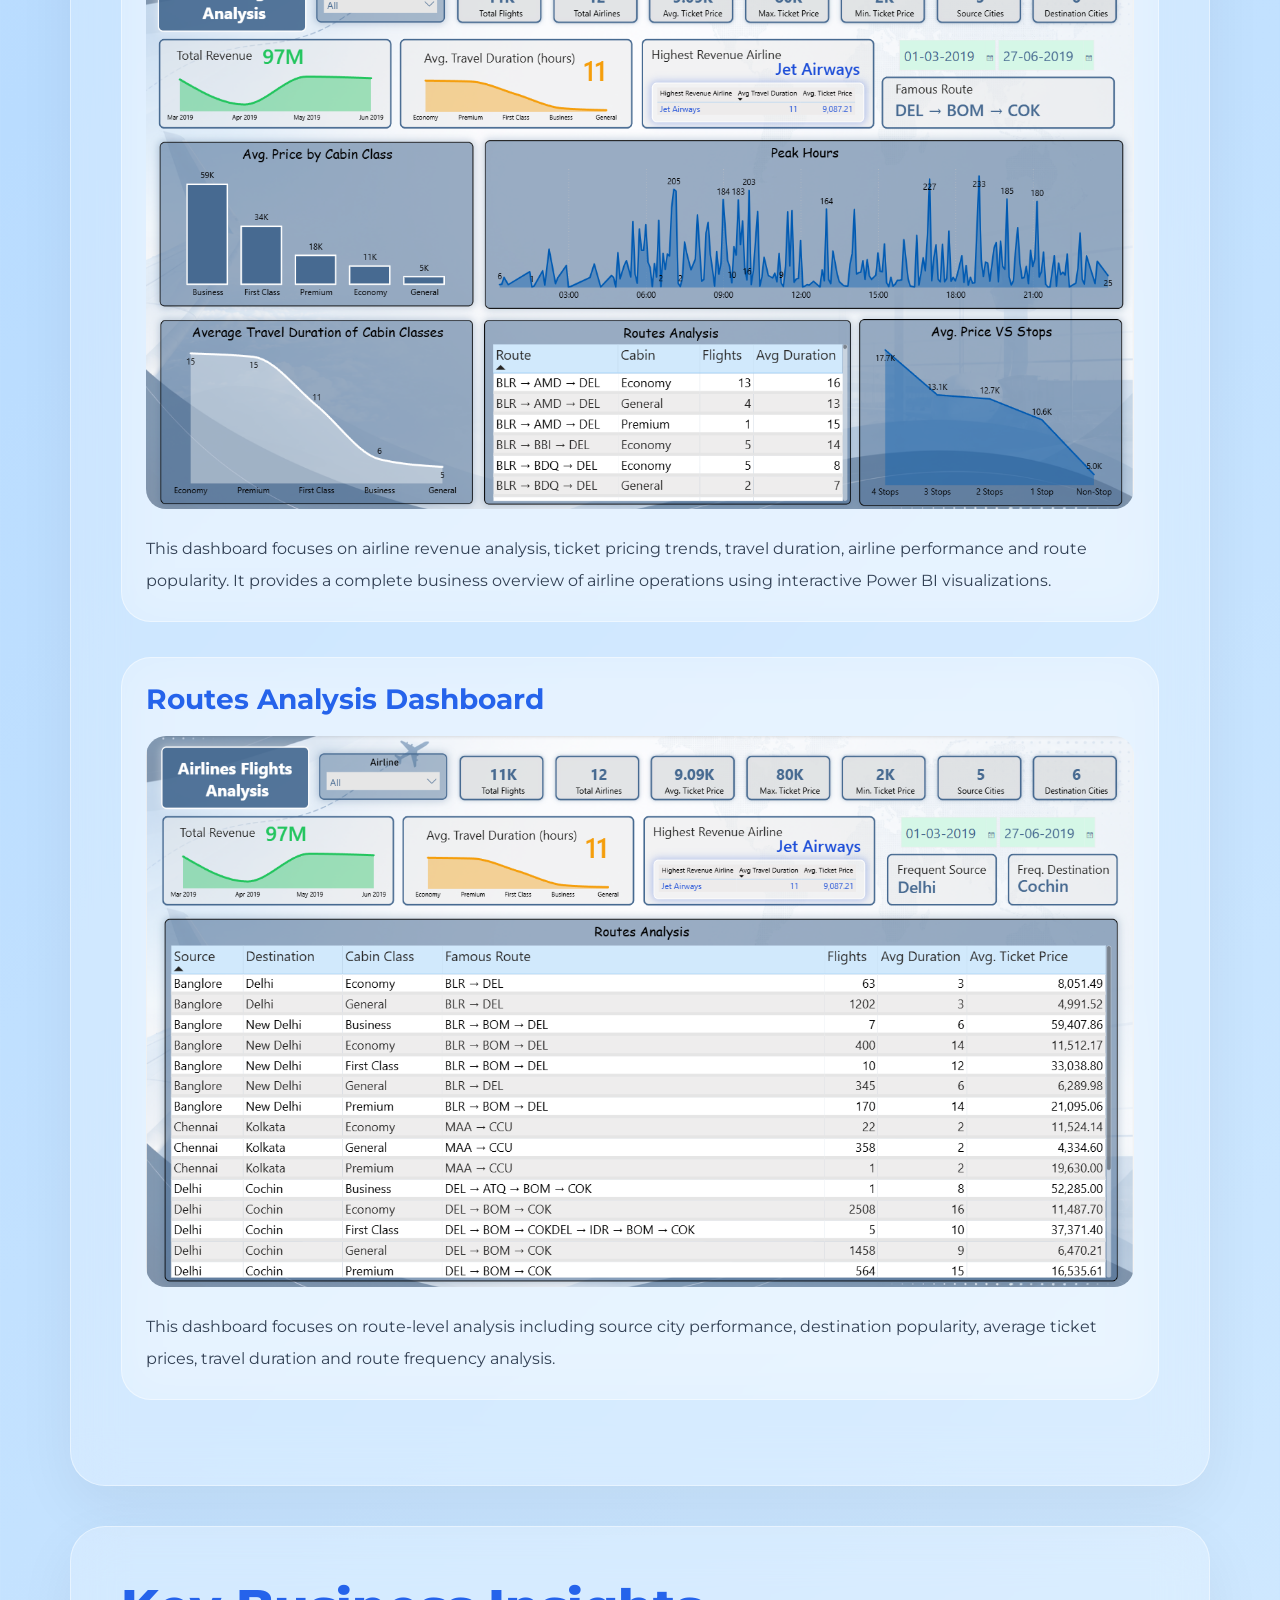
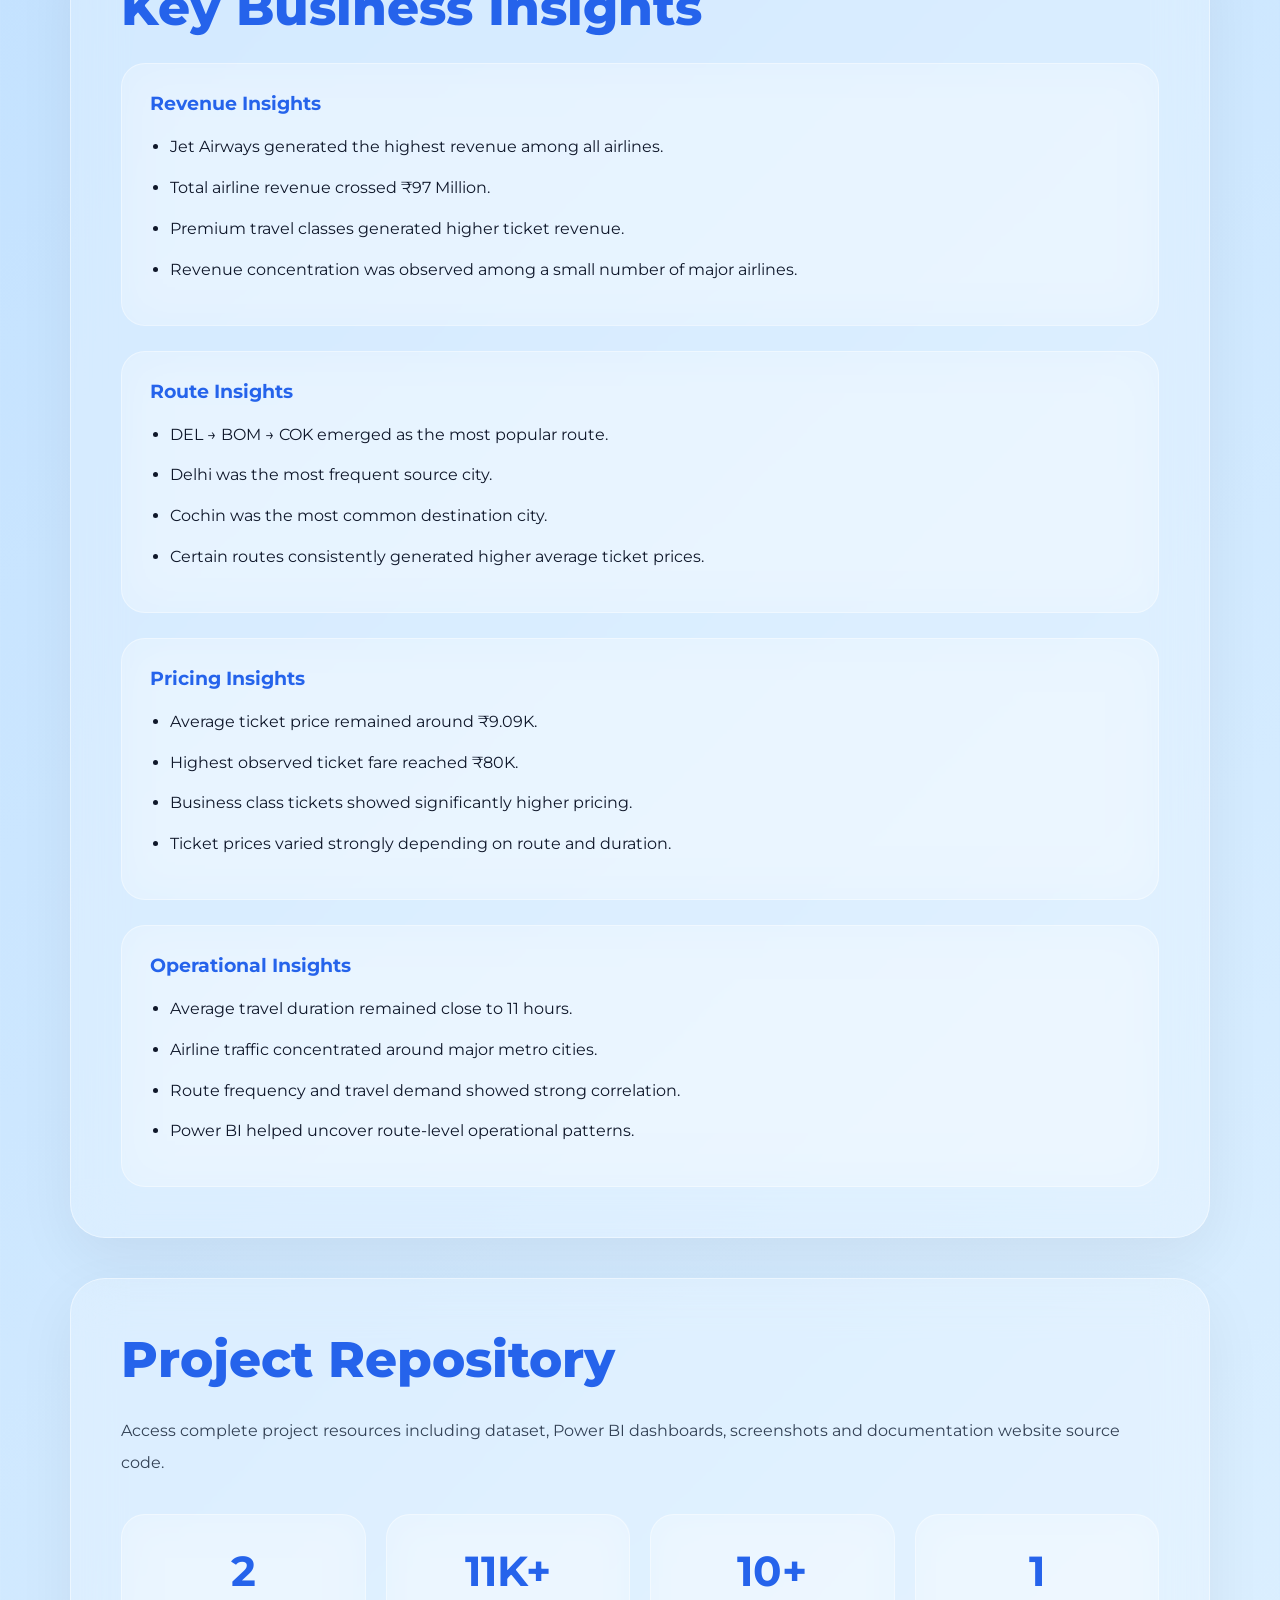
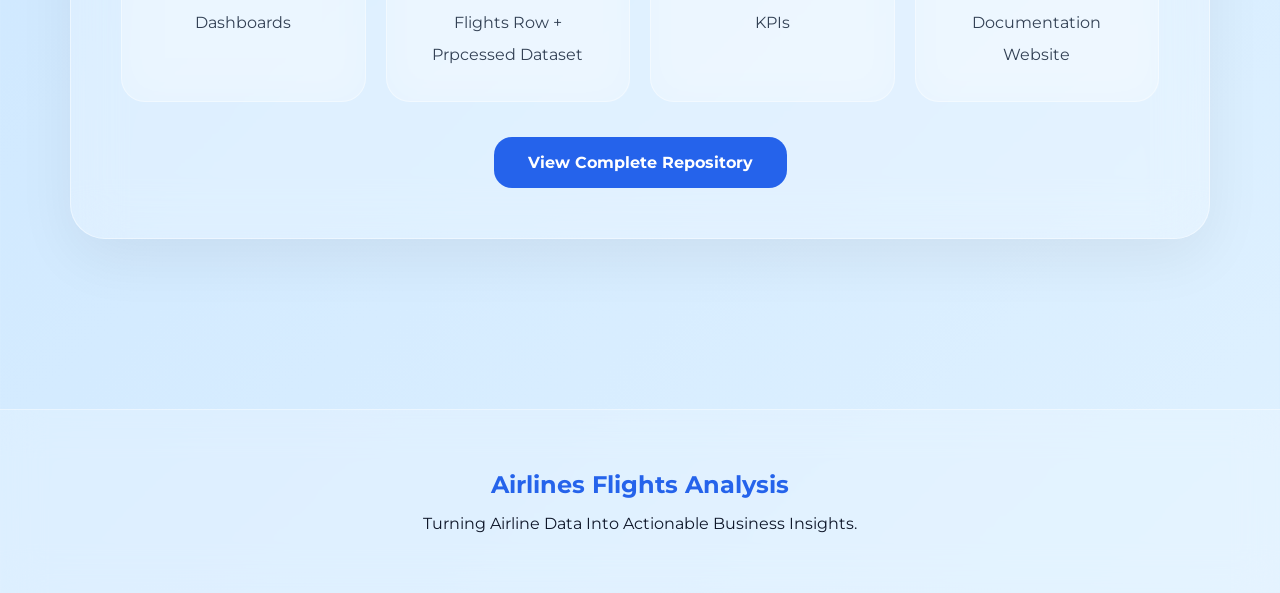
<file: airlines_analysis.html>
<!DOCTYPE html>
<html lang="en">
<head>
<meta charset="UTF-8">
<meta name="viewport" content="width=device-width, initial-scale=1.0">

<title>Airlines Flights Analysis Documentation</title>

<link rel="preconnect" href="https://fonts.googleapis.com">
<link rel="preconnect" href="https://fonts.gstatic.com" crossorigin>

<link href="https://fonts.googleapis.com/css2?family=Montserrat:wght@300;400;500;600;700;800&display=swap" rel="stylesheet">

<style>

*{
    margin:0;
    padding:0;
    box-sizing:border-box;
    font-family:'Montserrat',sans-serif;
    scroll-behavior:smooth;
}

body{
    background:
    linear-gradient(
    135deg,
    #d9ecff,
    #b9dcff,
    #dff1ff
    );

    color:#0f172a;
    overflow-x:hidden;
}

/* Liquid Background */

.bg-blur{
    position:fixed;
    border-radius:50%;
    filter:blur(120px);
    z-index:-1;
}

.blur1{
    width:400px;
    height:400px;
    background:#60a5fa;
    top:-120px;
    left:-100px;
    opacity:.35;
}

.blur2{
    width:500px;
    height:500px;
    background:#38bdf8;
    bottom:-200px;
    right:-150px;
    opacity:.25;
}

.blur3{
    width:350px;
    height:350px;
    background:#93c5fd;
    top:40%;
    left:45%;
    opacity:.20;
}

/* NAVBAR */

nav{
    width:100%;
    padding:22px 70px;

    display:flex;
    justify-content:space-between;
    align-items:center;

    position:sticky;
    top:0;

    z-index:999;

    backdrop-filter:blur(22px);

    background:
    rgba(
    255,
    255,
    255,
    .25
    );

    border-bottom:
    1px solid
    rgba(
    255,
    255,
    255,
    .4
    );
}

.logo{
    font-size:30px;
    font-weight:800;
    color:#0f172a;
}

.logo span{
    color:#2563eb;
}

nav ul{
    display:flex;
    gap:16px;
    list-style:none;
}

nav ul li a{

    text-decoration:none;

    padding:14px 24px;

    border-radius:18px;

    color:#0f172a;

    font-size:14px;
    font-weight:600;

    transition:.4s;

    backdrop-filter:blur(20px);

    background:
    rgba(
    255,
    255,
    255,
    .20
    );

    border:
    1px solid
    rgba(
    255,
    255,
    255,
    .45
    );
}

nav ul li a:hover,
nav ul li a.active{

    background:#2563eb;
    color:white;

    box-shadow:
    0 0 30px
    rgba(
    37,
    99,
    235,
    .35
    );
}

/* HERO */

.hero{

    width:100%;
    min-height:100vh;

    display:flex;
    align-items:center;
    justify-content:center;

    padding:90px 70px;
}

.hero-content{

    width:100%;
    max-width:1400px;

    display:grid;
    grid-template-columns:1fr 1fr;

    gap:60px;
    align-items:center;
}

.hero-text h1{

    font-size:74px;
    line-height:1.1;

    font-weight:800;

    margin-bottom:25px;
}

.hero-text h1 span{
    color:#2563eb;
}

.hero-text p{

    color:#334155;

    line-height:2;

    font-size:18px;

    margin-bottom:35px;
}

.hero-btns{
    display:flex;
    gap:18px;
}

.hero-btns a{

    text-decoration:none;

    padding:16px 28px;

    border-radius:18px;

    font-weight:700;

    transition:.4s;
}

.primary-btn{

    background:#2563eb;
    color:white;

    box-shadow:
    0 0 35px
    rgba(
    37,
    99,
    235,
    .25
    );
}

.secondary-btn{

    color:#0f172a;

    background:
    rgba(
    255,
    255,
    255,
    .25
    );

    border:
    1px solid
    rgba(
    255,
    255,
    255,
    .45
    );
}

.hero-btns a:hover{
    transform:translateY(-5px);
}

/* Dashboard Preview */

.hero-dashboard{

    background:
    rgba(
    255,
    255,
    255,
    .25
    );

    border-radius:35px;

    padding:24px;

    backdrop-filter:blur(28px);

    border:
    1px solid
    rgba(
    255,
    255,
    255,
    .45
    );

    box-shadow:
    0 25px 60px
    rgba(
    0,
    0,
    0,
    .08
    );

    animation:floatCard 4s ease-in-out infinite;
}

.hero-dashboard img{
    width:100%;
    border-radius:22px;
}

@keyframes floatCard{

    0%{
        transform:translateY(0px);
    }

    50%{
        transform:translateY(-12px);
    }

    100%{
        transform:translateY(0px);
    }
}

/* AIRPLANE */

.airplane{

    position:absolute;

    top:120px;
    right:-200px;

    width:180px;

    animation:flyPlane 18s linear infinite;
}

.airplane img{
    width:100%;
}

@keyframes flyPlane{

    from{
        transform:
        translateX(0px);
    }

    to{
        transform:
        translateX(-1800px);
    }
}

/* COMMON SECTION */

.section{

    width:100%;
    padding:40px 70px 90px;
}

.section-container{
    max-width:1400px;
    margin:auto;
}

.section-card{

    width:100%;

    padding:50px;

    margin-bottom:40px;

    border-radius:35px;

    backdrop-filter:blur(25px);

    background:
    rgba(
    255,
    255,
    255,
    .25
    );

    border:
    1px solid
    rgba(
    255,
    255,
    255,
    .45
    );

    box-shadow:
    0 20px 60px
    rgba(
    0,
    0,
    0,
    .06
    );
}

.section-title{

    font-size:50px;
    font-weight:800;

    color:#2563eb;

    margin-bottom:25px;
}

.section-card p{

    line-height:2;

    color:#334155;
}

/* DATASET OVERVIEW */

.dataset-grid{

    display:grid;

    grid-template-columns:
    repeat(
    auto-fit,
    minmax(230px,1fr)
    );

    gap:22px;

    margin-top:35px;
}

.dataset-card{

    padding:28px;

    border-radius:28px;

    background:
    rgba(
    255,
    255,
    255,
    .25
    );

    border:
    1px solid
    rgba(
    255,
    255,
    255,
    .5
    );

    backdrop-filter:blur(25px);

    transition:.4s;
}

.dataset-card:hover{

    transform:
    translateY(-8px);

    box-shadow:
    0 20px 40px
    rgba(
    37,
    99,
    235,
    .15
    );
}

.dataset-card h3{

    color:#2563eb;
    margin-bottom:12px;
}

.dataset-card p{
    font-weight:600;
}

/* Reveal */
/* 
.reveal{

    opacity:0;
    transform:translateY(70px);

    transition:1s;
}

.reveal.active{

    opacity:1;
    transform:translateY(0px);
} */

/* MOBILE */

@media(max-width:1000px){

.hero-content{
grid-template-columns:1fr;
}

.hero-text h1{
font-size:52px;
}
}

@media(max-width:768px){

nav{
padding:20px;
flex-direction:column;
gap:18px;
}

nav ul{
flex-wrap:wrap;
justify-content:center;
}

.hero,
.section{
padding:30px 20px 70px;
}

.section-card{
padding:28px;
}

.section-title{
font-size:38px;
}
}


.table-wrapper{
overflow-x:auto;
margin-top:25px;
}

table{
width:100%;
border-collapse:collapse;
overflow:hidden;
border-radius:20px;
}

table th{
background:#2563eb;
color:white;
padding:18px;
text-align:left;
}

table td{
padding:18px;
background:rgba(255,255,255,.20);
border-bottom:1px solid rgba(255,255,255,.35);
}

.workflow-box{
display:flex;
flex-direction:column;
align-items:center;
gap:12px;
}

.flow-card{

width:320px;

padding:20px;

text-align:center;

font-weight:700;

border-radius:22px;

backdrop-filter:blur(20px);

background:
rgba(
255,
255,
255,
.25
);

border:
1px solid
rgba(
255,
255,
255,
.45
);

box-shadow:
0 10px 30px
rgba(
0,
0,
0,
.06
);
}

.flow-arrow{

font-size:28px;
font-weight:800;
color:#2563eb;

}

.kpi-grid{

display:grid;

grid-template-columns:
repeat(
auto-fit,
minmax(220px,1fr)
);

gap:22px;
margin-top:25px;
}

.kpi-card{

position:relative;

overflow:hidden;

padding:28px;

border-radius:28px;

background:
rgba(
255,
255,
255,
.25
);

backdrop-filter:blur(30px);

border:
1px solid
rgba(
255,
255,
255,
.50
);

transition:.4s;
}

.kpi-card::before{

content:'';

position:absolute;

width:150px;
height:150px;

border-radius:50%;

top:-70px;
right:-60px;

background:
rgba(
37,
99,
235,
.10
);
}

.kpi-card:hover{

transform:
translateY(-8px);

box-shadow:
0 20px 40px
rgba(
37,
99,
235,
.15
);
}

.kpi-card h4{

margin-bottom:12px;
color:#334155;
}

.kpi-card h2{

font-size:34px;
font-weight:800;
color:#2563eb;
}


.dashboard-preview{

margin-top:30px;
padding:24px;

border-radius:30px;

background:
rgba(
255,
255,
255,
.25
);

backdrop-filter:blur(25px);

border:
1px solid
rgba(
255,
255,
255,
.45
);

margin-bottom:35px;
}

.dashboard-preview h3{

font-size:28px;
margin-bottom:20px;

color:#2563eb;
}

.dashboard-preview img{

width:100%;
border-radius:20px;

transition:.5s;
}

.dashboard-preview img:hover{

transform:scale(1.02);
}

.dashboard-preview p{

margin-top:20px;
line-height:2;
}

.insight-box{

padding:28px;

margin-top:25px;

border-radius:24px;

background:
rgba(
255,
255,
255,
.20
);

backdrop-filter:blur(25px);

border:
1px solid
rgba(
255,
255,
255,
.40
);
}

.insight-box h3{

color:#2563eb;
margin-bottom:18px;
}

.insight-box ul{

padding-left:20px;
}

.insight-box li{

margin-bottom:12px;
line-height:1.8;
}

.repo-grid{

display:grid;

grid-template-columns:
repeat(
auto-fit,
minmax(200px,1fr)
);

gap:20px;

margin:35px 0;
}

.repo-card{

padding:30px;

text-align:center;

border-radius:24px;

background:
rgba(
255,
255,
255,
.20
);

border:
1px solid
rgba(
255,
255,
255,
.40
);

backdrop-filter:blur(20px);

transition:.4s;
}

.repo-card:hover{

transform:translateY(-8px);
}

.repo-card h2{

font-size:42px;
color:#2563eb;
margin-bottom:10px;
}

.repo-btn{

display:block;

width:fit-content;

margin:auto;

padding:16px 34px;

text-decoration:none;

font-weight:700;

border-radius:18px;

background:#2563eb;
color:white;

transition:.4s;
}

.repo-btn:hover{

transform:translateY(-4px);
}

footer{

text-align:center;

padding:60px 20px;

margin-top:40px;

background:
rgba(
255,
255,
255,
.20
);

backdrop-filter:blur(20px);

border-top:
1px solid
rgba(
255,
255,
255,
.40
);
}

footer h2{

color:#2563eb;
margin-bottom:15px;
}



</style>
</head>

<body>

<div class="bg-blur blur1"></div>
<div class="bg-blur blur2"></div>
<div class="bg-blur blur3"></div>

<div class="airplane">
<img src="plane.png">
</div>

<nav>

<div class="logo">
Airlines <span>Analysis</span>
</div>

<ul>
<li><a href="#overview">Overview</a></li>
<li><a href="#dictionary">Dictionary</a></li>
<li><a href="#workflow">Workflow</a></li>
<li><a href="#dashboards">Dashboards</a></li>
<li><a href="#insights">Insights</a></li>
<li><a href="#repository">Repository</a></li>
</ul>

</nav>

<section
class="hero"
id="overview">

<div class="hero-content">

<div class="hero-text reveal">

<h1>
Airlines Flights
<span>Analysis</span>
</h1>

<p>

End-to-end airline analytics project focused on ticket pricing, travel patterns, route performance, airline revenue analysis and operational insights using Power BI dashboards and business intelligence techniques.

</p>

<div class="hero-btns">

<a
href="#dashboards"
class="primary-btn">

Explore Dashboards

</a>

<a
href="#insights"
class="secondary-btn">

View Insights

</a>

</div>

</div>

<div class="hero-dashboard reveal">

<img
src="Dashboard.png"
alt="Dashboard">

</div>

</div>

</section>

<section class="section">

<div class="section-container">

<div class="section-card reveal">

<h2 class="section-title">
Problem Statement
</h2>

<p>

The airline industry handles large volumes of travel and pricing data daily.

Airlines require analytical insights to understand passenger travel patterns, route performance, pricing behavior and operational efficiency.

The objective of this project is to perform exploratory data analysis on airline travel data and identify meaningful trends, patterns and business insights related to airline operations and fare distribution.

</p>

</div>

<div class="section-card reveal">

<h2 class="section-title">
Dataset Overview
</h2>

<div class="dataset-grid">

<div class="dataset-card">
<h3>Total Flights</h3>
<p>11K+</p>
</div>

<div class="dataset-card">
<h3>Total Airlines</h3>
<p>12</p>
</div>

<div class="dataset-card">
<h3>Source Cities</h3>
<p>5</p>
</div>

<div class="dataset-card">
<h3>Destination Cities</h3>
<p>6</p>
</div>

<div class="dataset-card">
<h3>Dataset Type</h3>
<p>Airline Travel Dataset</p>
</div>

<div class="dataset-card">
<h3>Total Revenue</h3>
<p>₹97 Million</p>
</div>

</div>

</div>



<!-- DATA DICTIONARY -->

<div
class="section-card reveal"
id="dictionary">

<h2 class="section-title">
Data Dictionary
</h2>

<div class="table-wrapper">

<table>

<tr>
<th>Column Name</th>
<th>Description</th>
</tr>

<tr>
<td>Airline</td>
<td>Name of Airline Company</td>
</tr>

<tr>
<td>Date_of_Journey</td>
<td>Journey Travel Date</td>
</tr>

<tr>
<td>Source</td>
<td>Departure City</td>
</tr>

<tr>
<td>Destination</td>
<td>Arrival City</td>
</tr>

<tr>
<td>Route</td>
<td>Complete Travel Route</td>
</tr>

<tr>
<td>Dep_Time</td>
<td>Flight Departure Time</td>
</tr>

<tr>
<td>Arrival_Time</td>
<td>Flight Arrival Time</td>
</tr>

<tr>
<td>Duration</td>
<td>Total Journey Duration</td>
</tr>

<tr>
<td>Total_Stops</td>
<td>Total Stops During Travel</td>
</tr>

<tr>
<td>Additional_Info</td>
<td>Additional Flight Information</td>
</tr>

<tr>
<td>Price</td>
<td>Ticket Fare Amount</td>
</tr>

</table>

</div>

</div>

<!-- WORKFLOW -->

<div
class="section-card reveal"
id="workflow">

<h2 class="section-title">
Project Workflow
</h2>

<div class="workflow-box">

<div class="flow-card">
Raw Dataset
</div>

<div class="flow-arrow">↓</div>

<div class="flow-card">
Data Cleaning
</div>

<div class="flow-arrow">↓</div>

<div class="flow-card">
Data Validation
</div>

<div class="flow-arrow">↓</div>

<div class="flow-card">
Data Transformation
</div>

<div class="flow-arrow">↓</div>

<div class="flow-card">
KPI Development
</div>

<div class="flow-arrow">↓</div>

<div class="flow-card">
Power BI Dashboard
</div>

<div class="flow-arrow">↓</div>

<div class="flow-card">
Business Insights
</div>

</div>

</div>

<!-- KPI SECTION -->

<div class="section-card reveal">

<h2 class="section-title">
Key Performance Indicators
</h2>

<div class="kpi-grid">

<div class="kpi-card">
<h4>Total Flights</h4>
<h2>11K</h2>
</div>

<div class="kpi-card">
<h4>Total Airlines</h4>
<h2>12</h2>
</div>

<div class="kpi-card">
<h4>Total Revenue</h4>
<h2>97M</h2>
</div>

<div class="kpi-card">
<h4>Avg Ticket Price</h4>
<h2>₹9.09K</h2>
</div>

<div class="kpi-card">
<h4>Max Ticket Price</h4>
<h2>₹80K</h2>
</div>

<div class="kpi-card">
<h4>Min Ticket Price</h4>
<h2>₹2K</h2>
</div>

<div class="kpi-card">
<h4>Avg Duration</h4>
<h2>11 Hrs</h2>
</div>

<div class="kpi-card">
<h4>Source Cities</h4>
<h2>5</h2>
</div>

<div class="kpi-card">
<h4>Destination Cities</h4>
<h2>6</h2>
</div>

<div class="kpi-card">
<h4>Top Airline</h4>
<h2>Jet Airways</h2>
</div>

<div class="kpi-card">
<h4>Popular Route</h4>
<h2>DEL→ BOM→ COK</h2>
</div>

</div>

</div>

<!-- DASHBOARD DOCUMENTATION -->

<div
class="section-card reveal"
id="dashboards">

<h2 class="section-title">
Dashboard Documentation
</h2>

<div class="dashboard-preview">

<h3>
Airlines Overview Dashboard
</h3>

<img
src="Dashboard.png"
alt="Dashboard">

<p>

This dashboard focuses on airline revenue analysis, ticket pricing trends, travel duration, airline performance and route popularity.

It provides a complete business overview of airline operations using interactive Power BI visualizations.

</p>

</div>

<div class="dashboard-preview">

<h3>
Routes Analysis Dashboard
</h3>

<img
src="Routes_analysis.png"
alt="Routes Analysis">

<p>

This dashboard focuses on route-level analysis including source city performance, destination popularity, average ticket prices, travel duration and route frequency analysis.

</p>

</div>

</div>

<!-- INSIGHTS -->

<div
class="section-card reveal"
id="insights">

<h2 class="section-title">
Key Business Insights
</h2>

<div class="insight-box">

<h3>
Revenue Insights
</h3>

<ul>

<li>
Jet Airways generated the highest revenue among all airlines.
</li>

<li>
Total airline revenue crossed ₹97 Million.
</li>

<li>
Premium travel classes generated higher ticket revenue.
</li>

<li>
Revenue concentration was observed among a small number of major airlines.
</li>

</ul>

</div>

<div class="insight-box">

<h3>
Route Insights
</h3>

<ul>

<li>
DEL → BOM → COK emerged as the most popular route.
</li>

<li>
Delhi was the most frequent source city.
</li>

<li>
Cochin was the most common destination city.
</li>

<li>
Certain routes consistently generated higher average ticket prices.
</li>

</ul>

</div>

<div class="insight-box">

<h3>
Pricing Insights
</h3>

<ul>

<li>
Average ticket price remained around ₹9.09K.
</li>

<li>
Highest observed ticket fare reached ₹80K.
</li>

<li>
Business class tickets showed significantly higher pricing.
</li>

<li>
Ticket prices varied strongly depending on route and duration.
</li>

</ul>

</div>

<div class="insight-box">

<h3>
Operational Insights
</h3>

<ul>

<li>
Average travel duration remained close to 11 hours.
</li>

<li>
Airline traffic concentrated around major metro cities.
</li>

<li>
Route frequency and travel demand showed strong correlation.
</li>

<li>
Power BI helped uncover route-level operational patterns.
</li>

</ul>

</div>

</div>

<!-- REPOSITORY -->

<div
class="section-card reveal"
id="repository">

<h2 class="section-title">
Project Repository
</h2>

<p style="margin-bottom:30px;">

Access complete project resources including dataset, Power BI dashboards, screenshots and documentation website source code.

</p>

<div class="repo-grid">

<div class="repo-card">
<h2>2</h2>
<p>Dashboards</p>
</div>

<div class="repo-card">
<h2>11K+</h2>
<p>Flights Row + Prpcessed Dataset</p>
</div>

<div class="repo-card">
<h2>10+</h2>
<p>KPIs</p>
</div>

<div class="repo-card">
<h2>1</h2>
<p>Documentation Website</p>
</div>

</div>

<a
href="https://github.com/gursewaksingh97/airlines-flights-analysis-powerbi-dashboard"
class="repo-btn">

View Complete Repository

</a>

</div>

</div>
</section>

<!-- FOOTER -->

<footer>

<h2>
Airlines Flights Analysis
</h2>

<p>
Turning Airline Data Into Actionable Business Insights.
</p>

</footer>
<script>


const sections =
document.querySelectorAll('section');

const navLinks =
document.querySelectorAll('nav ul li a');

window.addEventListener('scroll',()=>{

let current='';

sections.forEach(section=>{

const sectionTop=
section.offsetTop;

if(pageYOffset >= sectionTop-250){

current=
section.getAttribute('id');

}

});

navLinks.forEach(link=>{

link.classList.remove('active');

if(
link.getAttribute('href')
=== `#${current}`
){

link.classList.add('active');

}

});

});

</script>

</body>
</html>
</file>
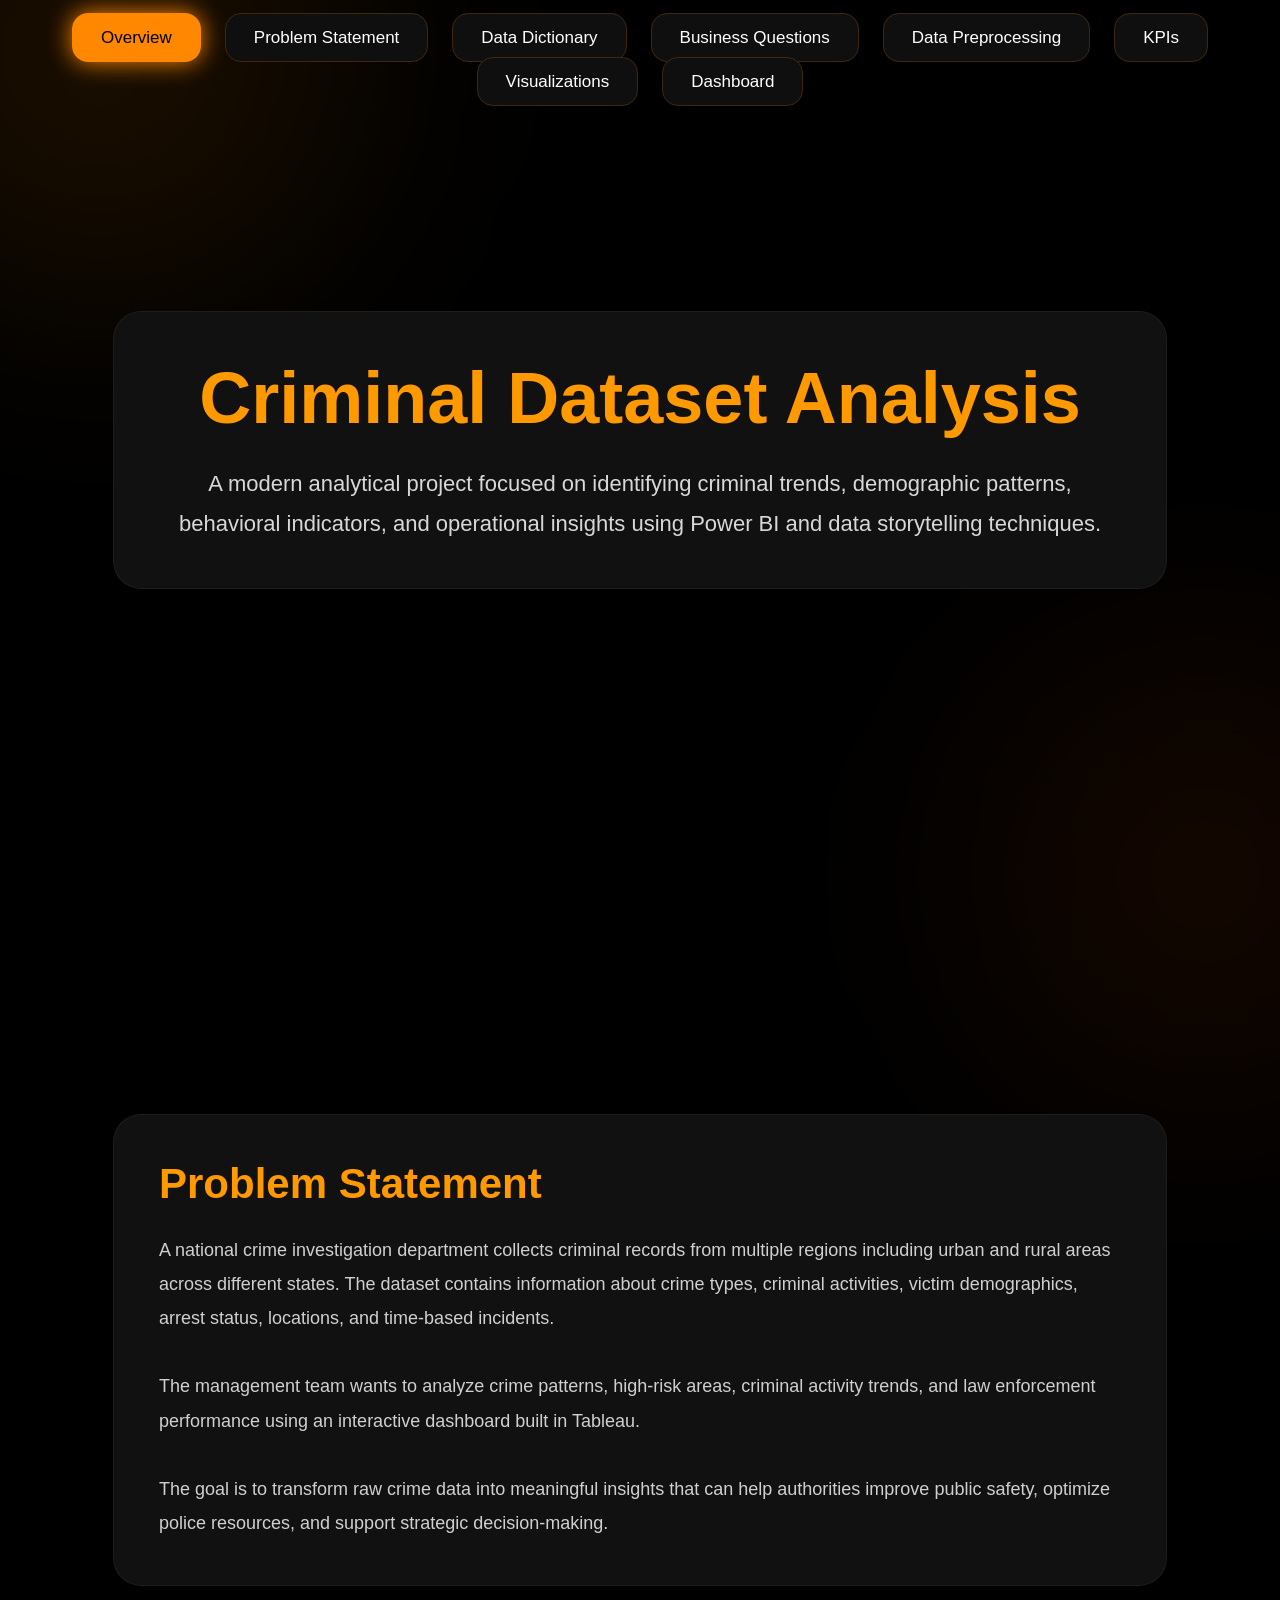
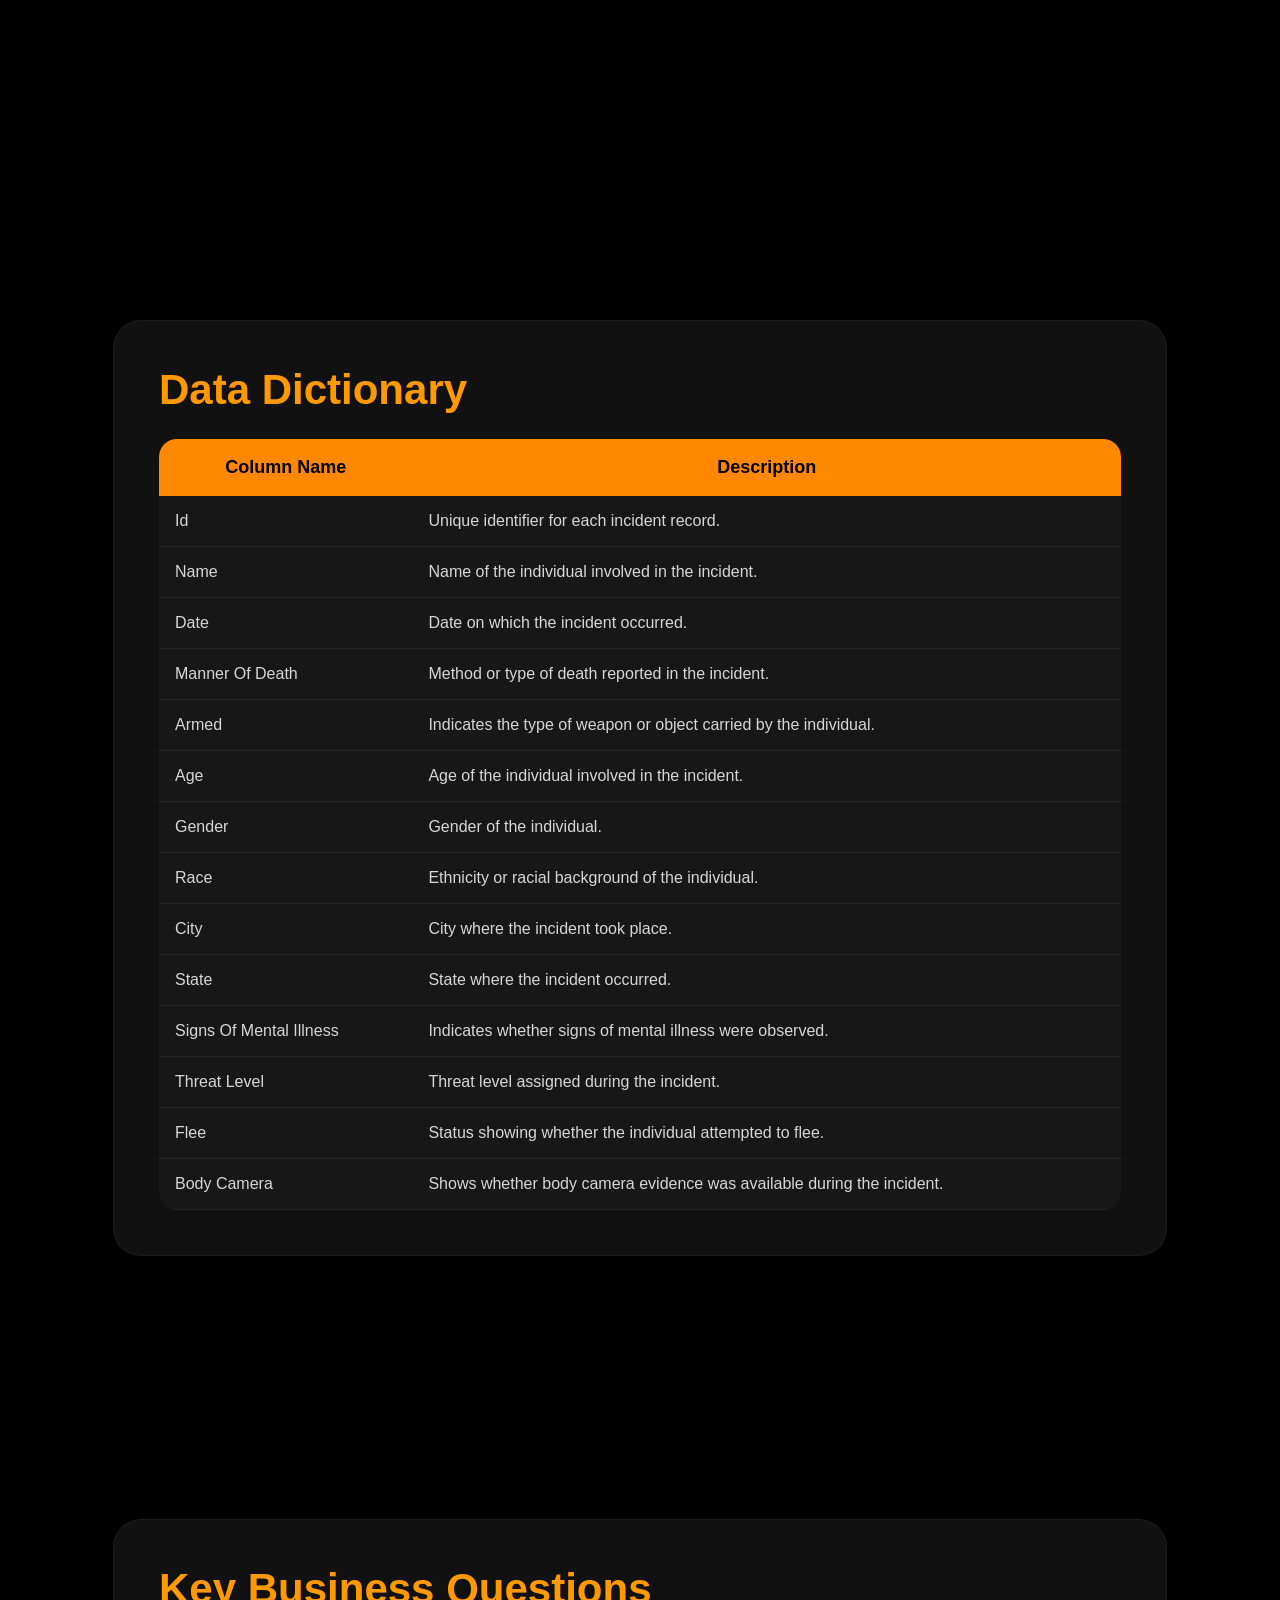
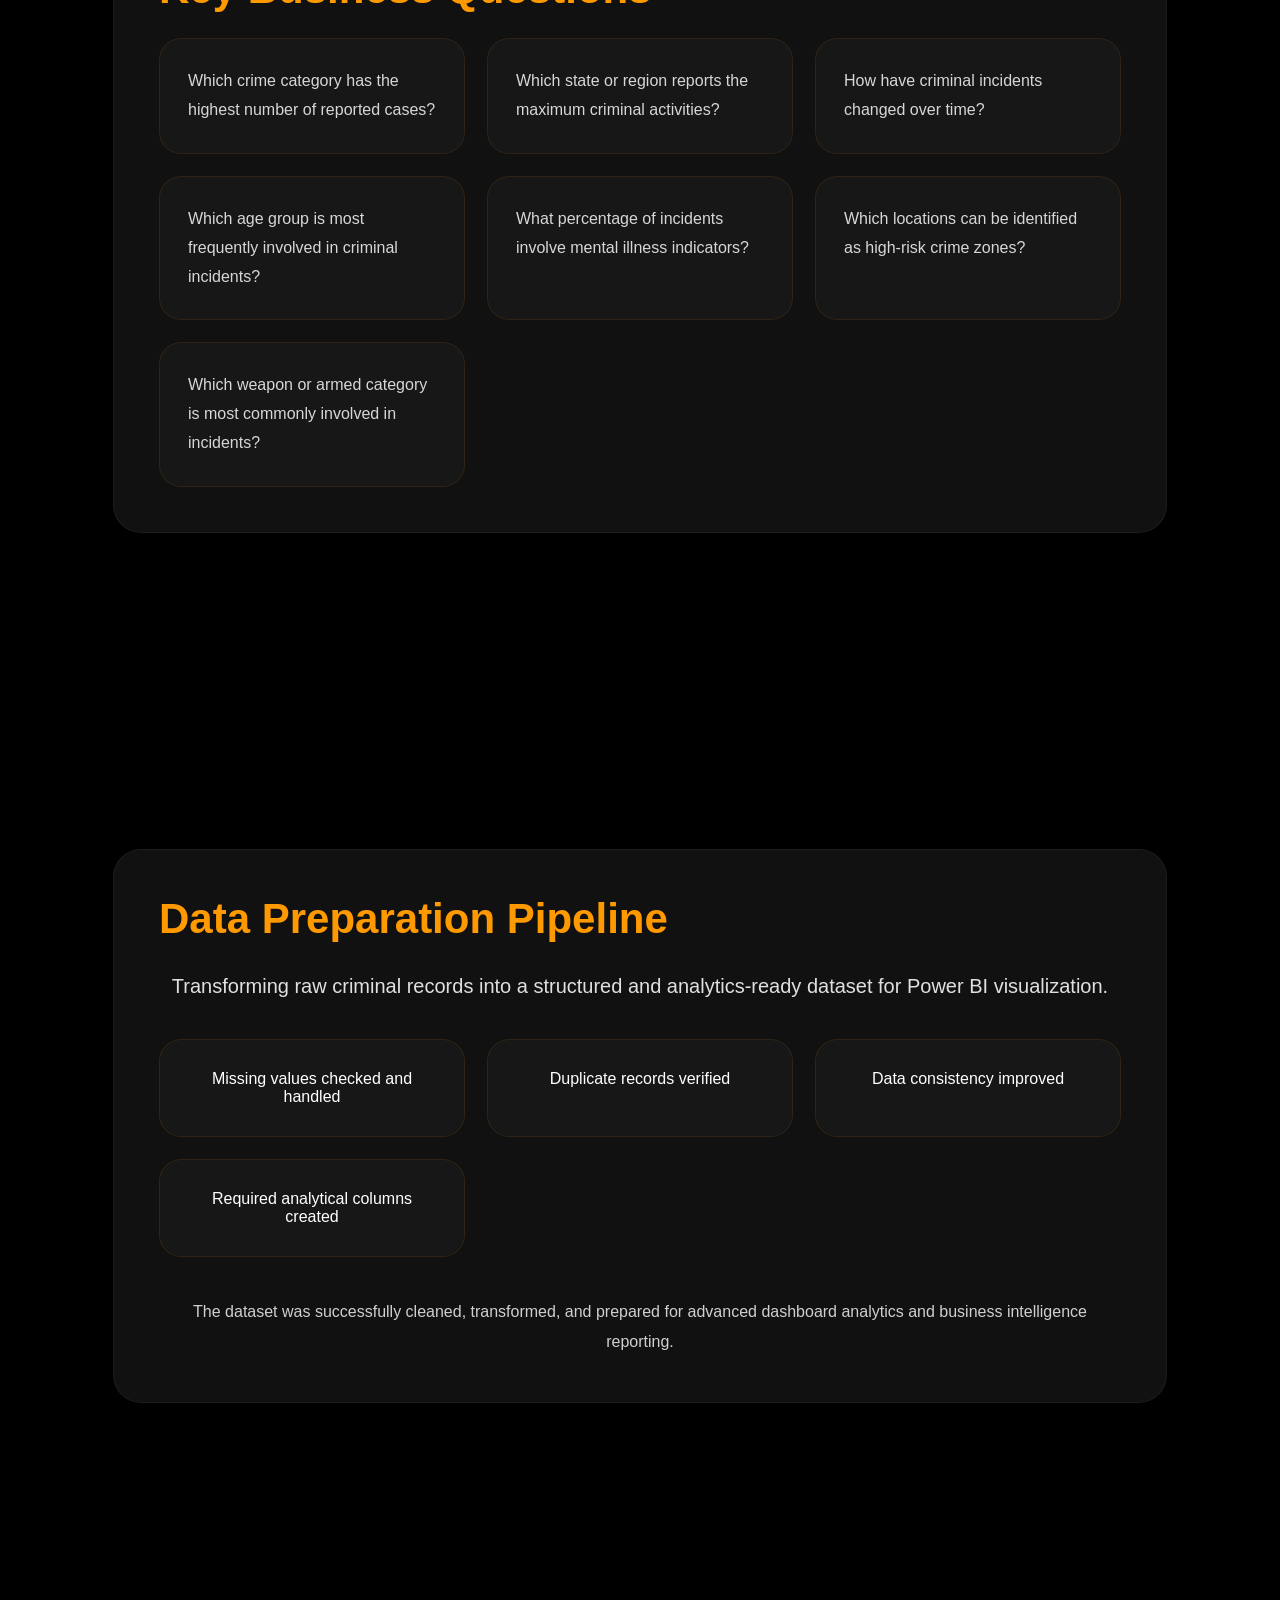
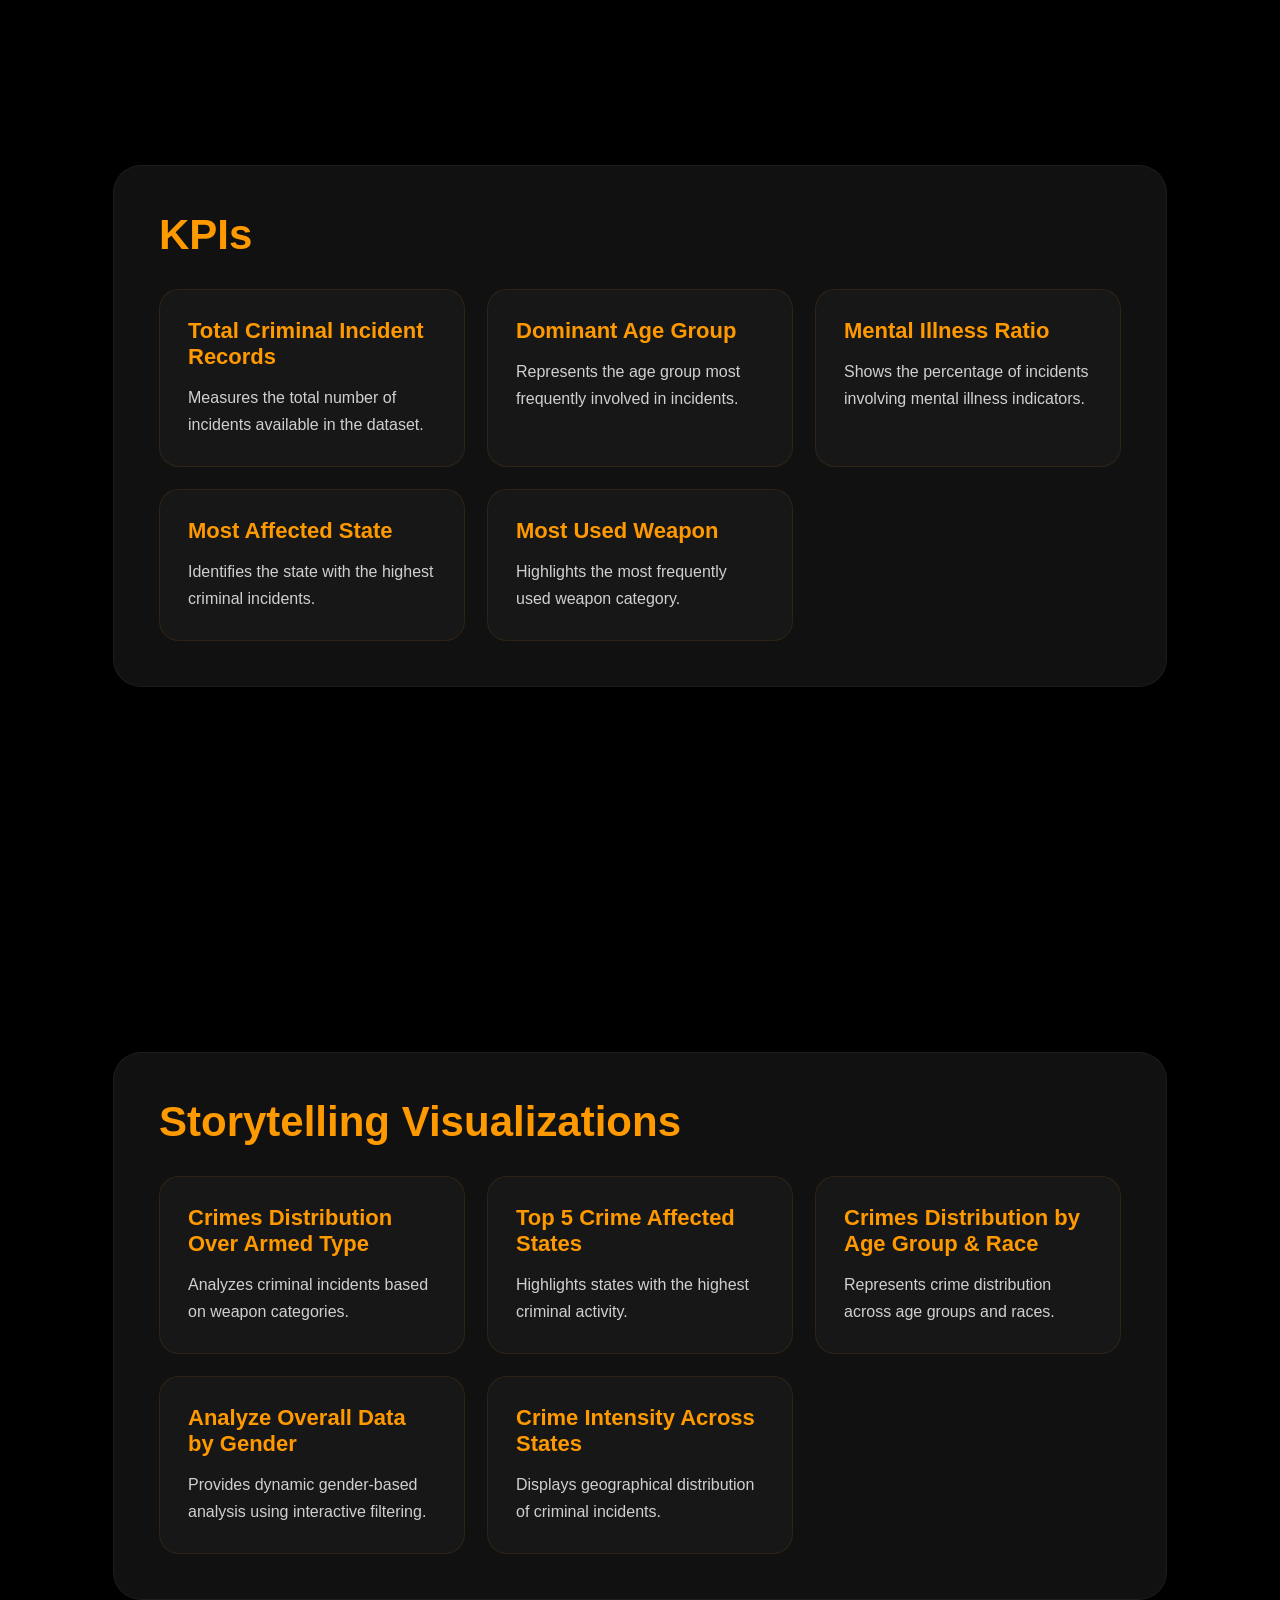
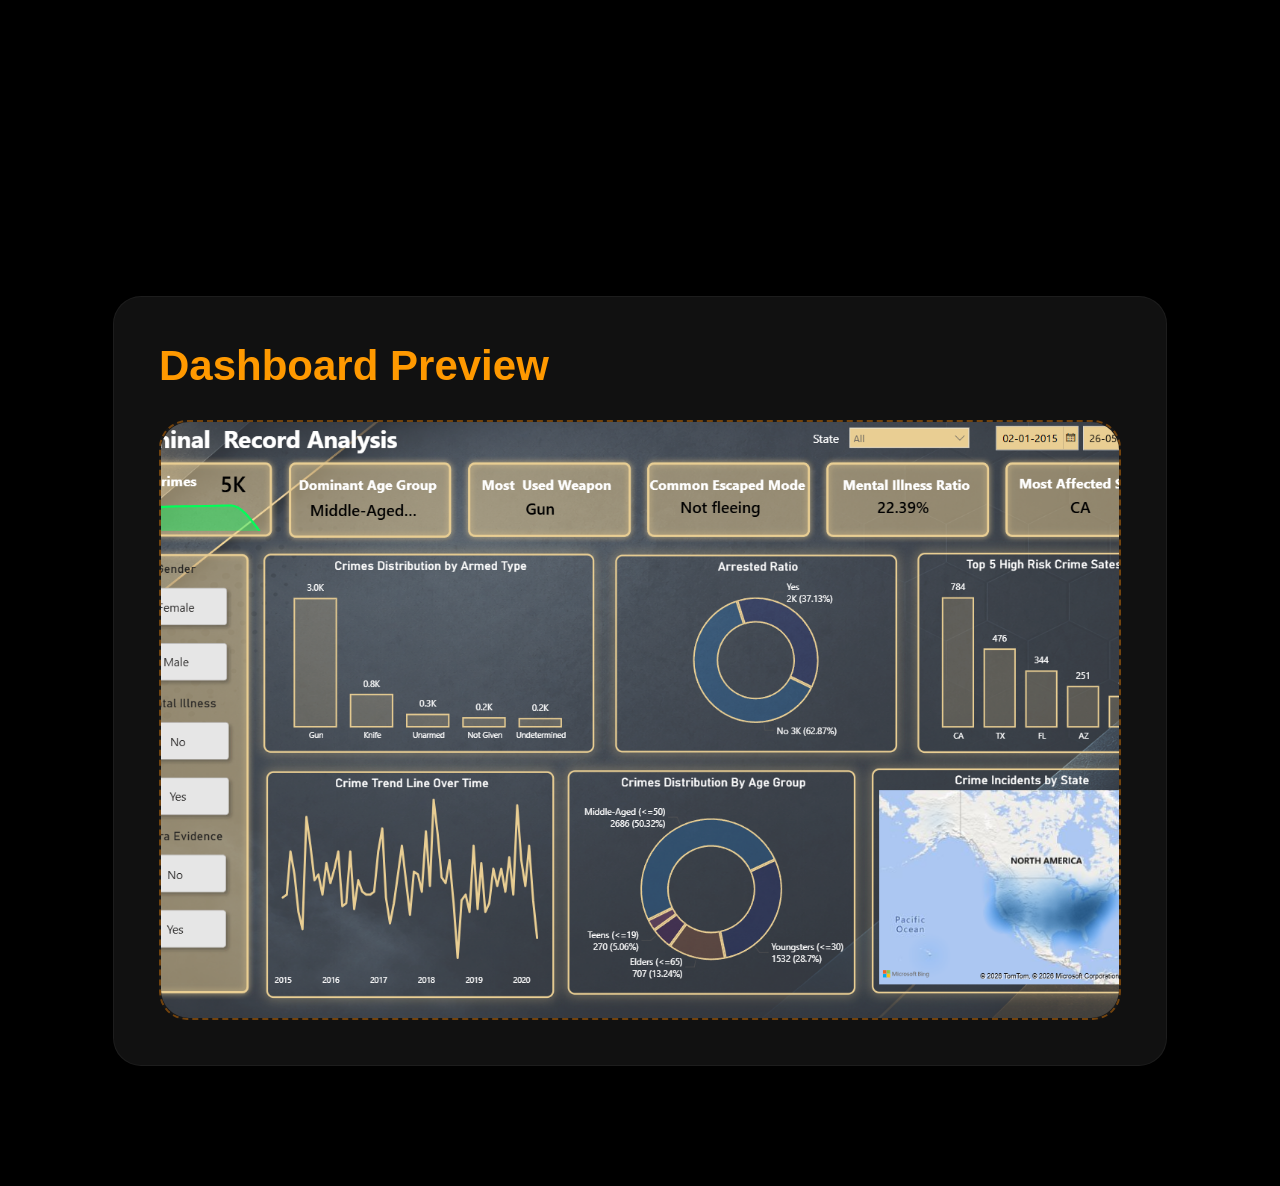
<file: criminals_analysis.html>
<!DOCTYPE html>
<html lang="en">
<head>

  <meta charset="UTF-8">
  <meta name="viewport" content="width=device-width, initial-scale=1.0">

  <title>Criminal Dataset Analysis</title>

  <style>

    *{
      margin:0;
      padding:0;
      box-sizing:border-box;
      scroll-behavior:smooth;
      font-family:'Segoe UI',sans-serif;
    }

    body{
      background:#000000;
      color:white;
      overflow-x:hidden;
    }
    body::before{
            content:'';
            position:fixed;
            width:500px;
            height:500px;
            background:rgba(255,136,0,0.10);
            top:-200px;
            left:-150px;
            border-radius:50%;
            filter:blur(120px);
            z-index:-1;
            animation:float1 8s ease-in-out infinite alternate;
        }

        body::after{
            content:'';
            position:fixed;
            width:450px;
            height:450px;
            background:rgba(255,94,0,0.08);
            bottom:-200px;
            right:-150px;
            border-radius:50%;
            filter:blur(120px);
            z-index:-1;
            animation:float2 10s ease-in-out infinite alternate;
        }

        @keyframes float1{
            from{
                transform:translateY(0px);
            }
            to{
                transform:translateY(40px);
            }
        }

        @keyframes float2{
            from{
                transform:translateY(0px);
            }
            to{
                transform:translateY(-40px);
            }
        }

    /* NAVBAR */

    nav{
      width:100%;
      display:flex;
      justify-content:center;
      align-items:center;
      position:fixed;
      top:0;
      left:0;
      padding-top:28px;
      z-index:1000;
      background:transparent;
    }

    nav ul{
      display:flex;
      gap:24px;
      list-style:none;
      flex-wrap:wrap;
      justify-content:center;
    }

    nav ul li a{
      text-decoration:none;
      color:white;
      padding:14px 28px;
      border-radius:16px;
      background:#0f0f0f;
      border:1px solid rgba(255,136,0,0.2);
      transition:0.4s ease;
      font-size:17px;
    }

    nav ul li a:hover{
      background:#ff8800;
      color:black;
      transform:scale(1.06);
      box-shadow:0 0 25px #ff8800;
    }

    /* ACTIVE BUTTON */

    nav ul li a.active{
      background:#ff8800;
      color:black;
      transform:scale(1.06);
      box-shadow:0 0 25px #ff8800;
    }

    /* SECTIONS */

    section{
      min-height:100vh;
      display:flex;
      justify-content:center;
      align-items:center;
      padding:120px 20px;
    }

    /* MAIN CONTAINER */

    .container{
      width:85%;
      max-width:1150px;
      background:#111111;
      border-radius:28px;
      padding:45px;
      border:1px solid rgba(255,255,255,0.05);
      transition:0.4s ease;
    }

    .container:hover{
      transform:scale(1.02);
      box-shadow:0 0 35px rgba(255,136,0,0.45);
    }

    /* HERO SECTION */

    .hero-title{
      text-align:center;
      font-size:72px;
      color:#ff9900;
      margin-bottom:25px;
      font-weight:700;
    }

    .hero-subtitle{
      text-align:center;
      font-size:22px;
      color:#d8d8d8;
      line-height:1.8;
    }

    /* HEADINGS */

    h2{
      color:#ff9900;
      font-size:42px;
      margin-bottom:25px;
    }

    p{
      color:#d0d0d0;
      line-height:1.9;
      font-size:18px;
    }

    /* TABLE */

    table{
      width:100%;
      border-collapse:collapse;
      margin-top:25px;
      overflow:hidden;
      border-radius:18px;
    }

    table th{
      background:#ff8800;
      color:black;
      padding:18px;
      font-size:18px;
    }

    table td{
      padding:16px;
      border-bottom:1px solid rgba(255,255,255,0.06);
      color:#d7d7d7;
      background:#171717;
    }

    table tr:hover td{
      background:#1f1f1f;
    }

    /* KPI & VISUAL BOXES */

    .grid-box{
      display:grid;
      grid-template-columns:repeat(auto-fit,minmax(260px,1fr));
      gap:22px;
      margin-top:30px;
    }

    .mini-card{
      background:#171717;
      border-radius:20px;
      padding:28px;
      border:1px solid rgba(255,136,0,0.1);
      transition:0.4s ease;
    }

    .mini-card:hover{
      transform:translateY(-6px) scale(1.03);
      box-shadow:0 0 25px rgba(255,136,0,0.55);
    }

    .mini-card h3{
      color:#ff9900;
      margin-bottom:14px;
      font-size:22px;
    }

    .mini-card p{
      font-size:16px;
      line-height:1.7;
    }

    /* BUSINESS QUESTIONS */
      .question-grid{
            display:grid;
            grid-template-columns:repeat(auto-fit,minmax(280px,1fr));
            gap:22px;
            margin-top:20px;
        }
        .question-card{
            background:#171717;
            border-radius:22px;
            padding:28px;
            border:1px solid rgba(255,136,0,0.1);
            transition:0.4s ease;
            line-height:1.8;
            color:#d7d7d7;
        }
        .question-card:hover{
            transform:translateY(-8px) scale(1.02);
            box-shadow:0 0 28px rgba(255,136,0,0.35);
            border-color:#ff8800;
        }

    /* prep  */
    .top-line{
            text-align:center;
            margin-bottom:35px;
            font-size:20px;
            color:#e0e0e0;
            line-height:1.8;
        }

        .prep-grid{
            display:grid;
            grid-template-columns:repeat(auto-fit,minmax(240px,1fr));
            gap:22px;
        }

        .prep-card{
            background:#171717;
            border-radius:22px;
            padding:30px;
            border:1px solid rgba(255,136,0,0.1);
            transition:0.4s ease;
            text-align:center;
        }

        .prep-card:hover{
            transform:translateY(-8px) scale(1.03);
            box-shadow:0 0 28px rgba(255,136,0,0.35);
            border-color:#ff8800;
        }

        .bottom-line{
            text-align:center;
            margin-top:40px;
            line-height:1.9;
            color:#d0d0d0;
        }
    /* RESPONSIVE */

    @media(max-width:768px){

      .hero-title{
        font-size:46px;
      }

      .hero-subtitle{
        font-size:18px;
      }

      h2{
        font-size:34px;
      }

      nav ul{
        gap:12px;
      }

      nav ul li a{
        padding:12px 18px;
        font-size:15px;
      }

      .container{
        width:95%;
        padding:28px;
      }

    }


    .dashboard-box{ width:100%; 
      height:600px; 
      margin-top:30px; 
      border-radius:28px; 
      border:2px dashed rgba(255,136,0,0.4); 
      background:#171717; 
      display:flex; 
      justify-content:center; 
      align-items:center; 
      color:#ff9900; 
      font-size:32px; 
      font-weight:700; 
      transition:0.4s ease; } 
      .dashboard-box:hover{ 
        transform:scale(1.01); 
        box-shadow:0 0 35px rgba(255,136,0,0.35); 
        border-color:#ff8800; }

  </style>

</head>

<body>

  <!-- NAVBAR -->

  <nav>

    <ul>

      <li>
        <a href="#overview" class="active">Overview</a>
      </li>

      <li>
        <a href="#problem">Problem Statement</a>
      </li>

      <li>
        <a href="#dictionary">Data Dictionary</a>
      </li>

      <li>
        <a href="#business">Business Questions</a>
      </li>
      <li>
        <a href="#pipeline">Data Preprocessing</a>
      </li>
      <li>
        <a href="#kpis">KPIs</a>
      </li>

      <li>
        <a href="#visuals">Visualizations</a>
      </li>
      <li> <a href="#dashboard">Dashboard</a> </li>
    </ul>

  </nav>

  <!-- OVERVIEW -->

  <section id="overview">

    <div class="container">

      <h1 class="hero-title">
        Criminal Dataset Analysis
      </h1>

      <p class="hero-subtitle">

        A modern analytical project focused on identifying criminal trends,
        demographic patterns, behavioral indicators, and operational insights
        using Power BI and data storytelling techniques.

      </p>

    </div>
    

  </section>

  <!-- PROBLEM STATEMENT -->

  <section id="problem">

    <div class="container">

      <h2>Problem Statement</h2>

      <p>

       A national crime investigation department collects criminal records from multiple regions including urban and rural areas across different states. The dataset contains information about crime types, criminal activities, victim demographics, arrest status, locations, and time-based incidents.
          <br><br>

      The management team wants to analyze crime patterns, high-risk areas, criminal activity trends, and law enforcement performance using an interactive dashboard built in Tableau.
          <br><br>

The goal is to transform raw crime data into meaningful insights that can help authorities improve public safety, optimize police resources, and support strategic decision-making.

      </p>

    </div>

  </section>

  <!-- DATA DICTIONARY -->

  <section id="dictionary">

    <div class="container">

      <h2>Data Dictionary</h2>

      <table>

        <tr>
          <th>Column Name</th>
          <th>Description</th>
        </tr>

        <tr>
          <td>Id</td>
          <td>Unique identifier for each incident record.</td>
        </tr>

        <tr>
          <td>Name</td>
          <td>Name of the individual involved in the incident.</td>
        </tr>

        <tr>
          <td>Date</td>
          <td>Date on which the incident occurred.</td>
        </tr>

        <tr>
          <td>Manner Of Death</td>
          <td>Method or type of death reported in the incident.</td>
        </tr>

        <tr>
          <td>Armed</td>
          <td>Indicates the type of weapon or object carried by the individual.</td>
        </tr>

        <tr>
          <td>Age</td>
          <td>Age of the individual involved in the incident.</td>
        </tr>

        <tr>
          <td>Gender</td>
          <td>Gender of the individual.</td>
        </tr>

        <tr>
          <td>Race</td>
          <td>Ethnicity or racial background of the individual.</td>
        </tr>

        <tr>
          <td>City</td>
          <td>City where the incident took place.</td>
        </tr>

        <tr>
          <td>State</td>
          <td>State where the incident occurred.</td>
        </tr>

        <tr>
          <td>Signs Of Mental Illness</td>
          <td>Indicates whether signs of mental illness were observed.</td>
        </tr>

        <tr>
          <td>Threat Level</td>
          <td>Threat level assigned during the incident.</td>
        </tr>

        <tr>
          <td>Flee</td>
          <td>Status showing whether the individual attempted to flee.</td>
        </tr>

        <tr>
          <td>Body Camera</td>
          <td>Shows whether body camera evidence was available during the incident.</td>
        </tr>

      </table>

    </div>

  </section>

  <!-- BUSINESS QUESTIONS -->

  <section id="business">

        <div class="container">

            <h2>Key Business Questions</h2>

            <div class="question-grid">

                <div class="question-card">
                    Which crime category has the highest number of reported cases?
                </div>

                <div class="question-card">
                    Which state or region reports the maximum criminal activities?
                </div>

                <div class="question-card">
                    How have criminal incidents changed over time?
                </div>

                <div class="question-card">
                    Which age group is most frequently involved in criminal incidents?
                </div>

                <div class="question-card">
                    What percentage of incidents involve mental illness indicators?
                </div>

                <div class="question-card">
                    Which locations can be identified as high-risk crime zones?
                </div>

                <div class="question-card">
                    Which weapon or armed category is most commonly involved in incidents?
                </div>

            </div>

        </div>

    </section>
<!-- solution  -->

  <section id="pipeline">

        <div class="container">

            <h2>Data Preparation Pipeline</h2>

            <div class="top-line">

                Transforming raw criminal records into a structured and analytics-ready dataset for Power BI visualization.

            </div>

            <div class="prep-grid">

                <div class="prep-card">
                    Missing values checked and handled
                </div>
                <div class="prep-card">
                    Duplicate records verified
                </div>

                <div class="prep-card">
                    Data consistency improved
                </div>

                <div class="prep-card">
                    Required analytical columns created
                </div>
                
            </div>

            <div class="bottom-line">

                The dataset was successfully cleaned, transformed, and prepared for advanced dashboard analytics and business intelligence reporting.

            </div>

        </div>

    </section>

  <!-- KPIs -->

  <section id ='kpis' >

    <div class="container">

      <h2>KPIs</h2>

      <div class="grid-box">

        <div class="mini-card">
          <h3>Total Criminal Incident Records</h3>
          <p>Measures the total number of incidents available in the dataset.</p>
        </div>

        <div class="mini-card">
          <h3>Dominant Age Group</h3>
          <p>Represents the age group most frequently involved in incidents.</p>
        </div>

        <div class="mini-card">
          <h3>Mental Illness Ratio</h3>
          <p>Shows the percentage of incidents involving mental illness indicators.</p>
        </div>

        <div class="mini-card">
          <h3>Most Affected State</h3>
          <p>Identifies the state with the highest criminal incidents.</p>
        </div>

        <div class="mini-card">
          <h3>Most Used Weapon</h3>
          <p>Highlights the most frequently used weapon category.</p>
        </div>

      </div>

    </div>

  </section>

  <!-- VISUALIZATIONS -->

  <section id="visuals">

    <div class="container">

      <h2>Storytelling Visualizations</h2>

      <div class="grid-box">

        <div class="mini-card">
          <h3>Crimes Distribution Over Armed Type</h3>
          <p>Analyzes criminal incidents based on weapon categories.</p>
        </div>

        <div class="mini-card">
          <h3>Top 5 Crime Affected States</h3>
          <p>Highlights states with the highest criminal activity.</p>
        </div>

        <div class="mini-card">
          <h3>Crimes Distribution by Age Group & Race</h3>
          <p>Represents crime distribution across age groups and races.</p>
        </div>

        <div class="mini-card">
          <h3>Analyze Overall Data by Gender</h3>
          <p>Provides dynamic gender-based analysis using interactive filtering.</p>
        </div>

        <div class="mini-card">
          <h3>Crime Intensity Across States</h3>
          <p>Displays geographical distribution of criminal incidents.</p>
        </div>

      </div>

    </div>

  </section>

  <section id="dashboard"> 
    <div class="container"> 
      <h2>Dashboard Preview</h2> 
      <div class="dashboard-box"> 
        <img src="criminalDashboard.png" alt="Dashboard" style=" width:100%; height:100%; object-fit:cover; border-radius:28px; ">
      </div> 
    </div> 
  </section>

  <!-- ACTIVE NAVBAR SCRIPT -->

  <script>

    const sections = document.querySelectorAll("section");
    const navLinks = document.querySelectorAll("nav ul li a");

    window.addEventListener("scroll", () => {

      let current = "";

      sections.forEach(section => {

        const sectionTop = section.offsetTop - 200;

        if(pageYOffset >= sectionTop){
          current = section.getAttribute("id");
        }

      });

      navLinks.forEach(link => {

        link.classList.remove("active");

        if(link.getAttribute("href") === "#" + current){
          link.classList.add("active");
        }

      });

    });

  </script>

</body>
</html>
</file>
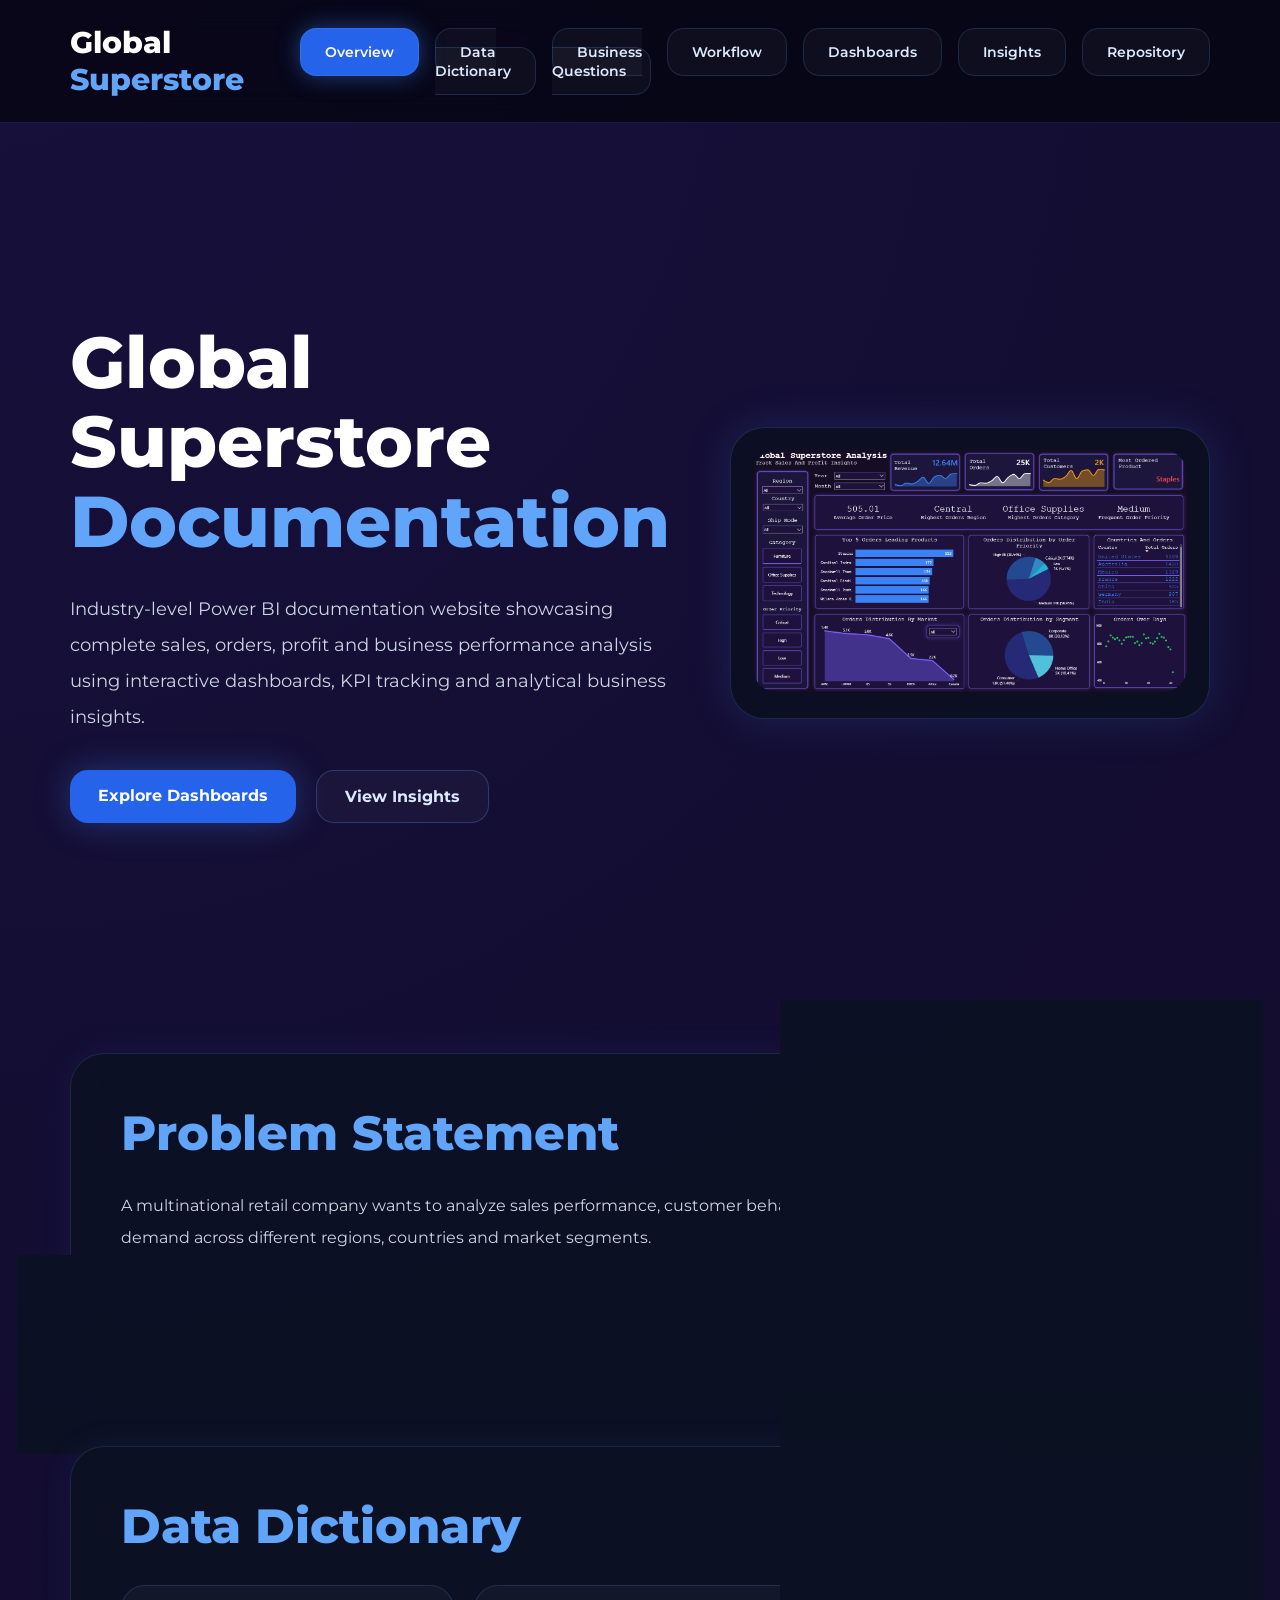
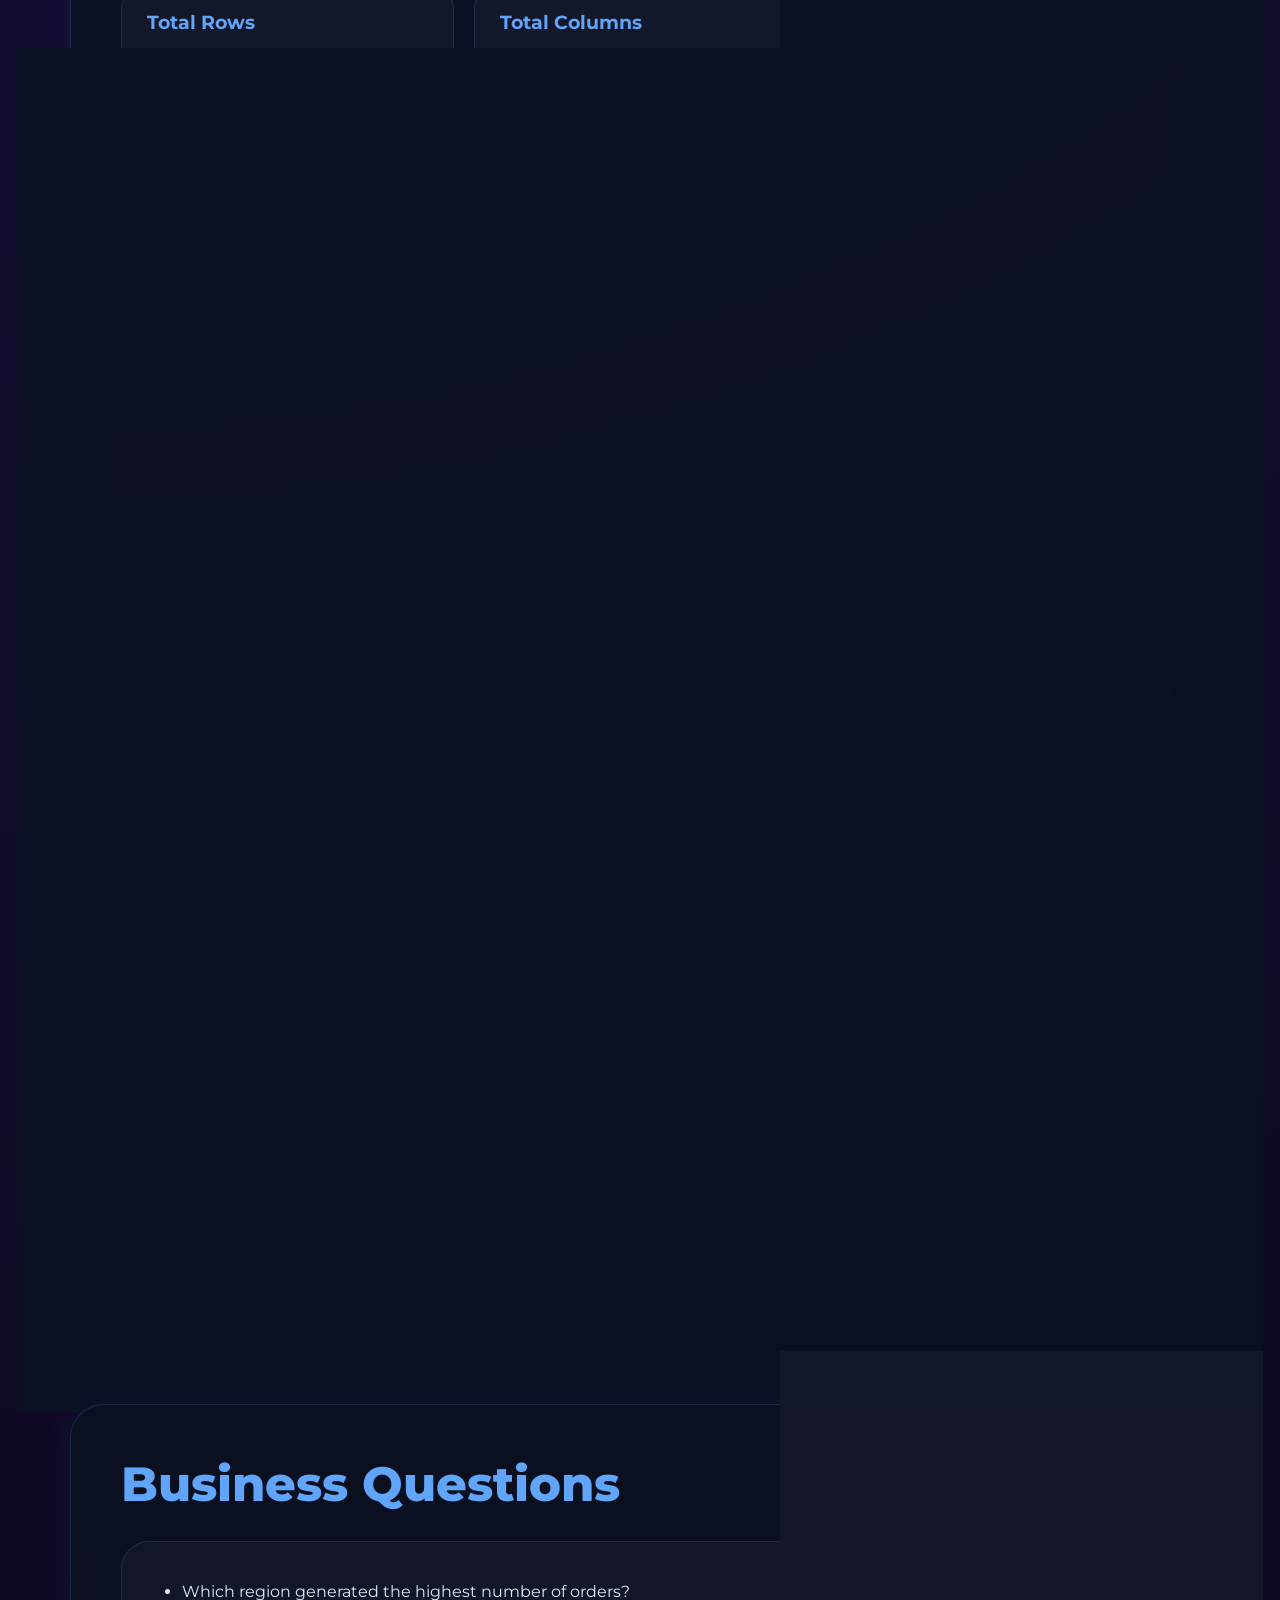
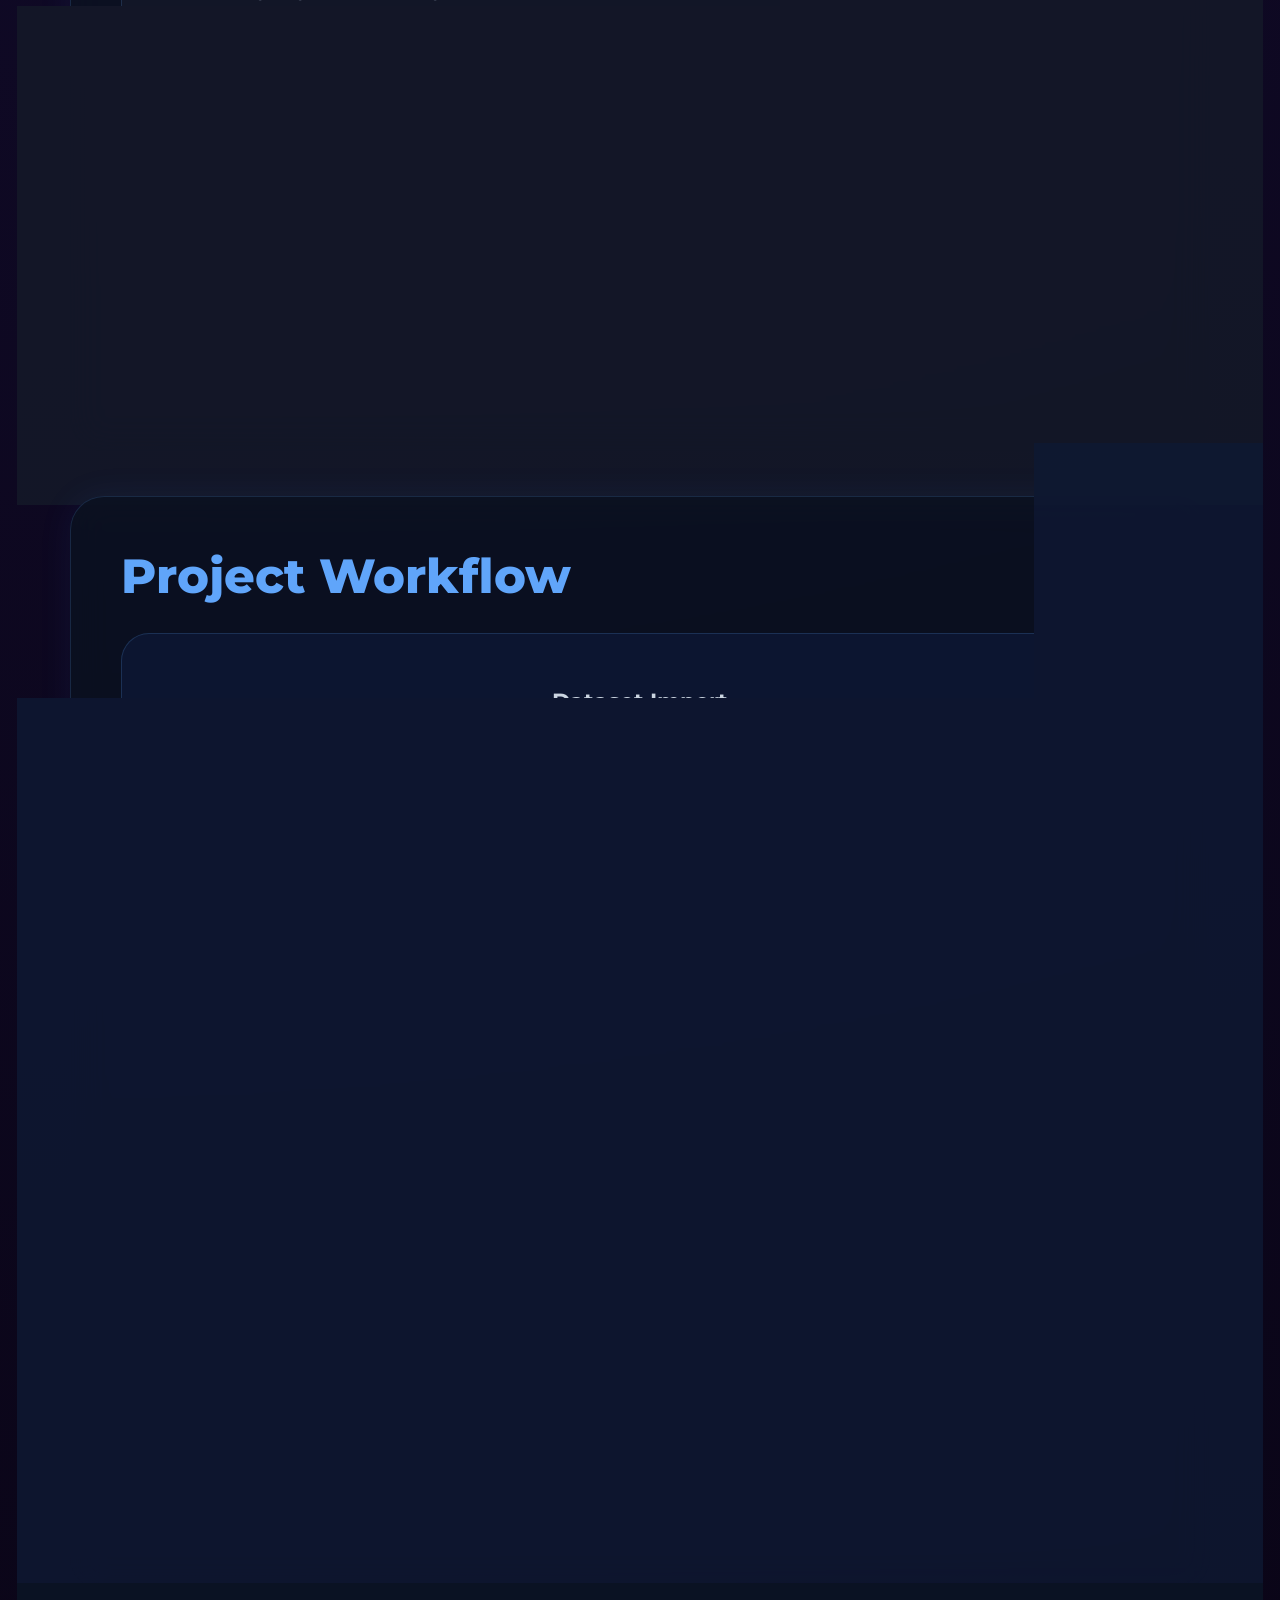
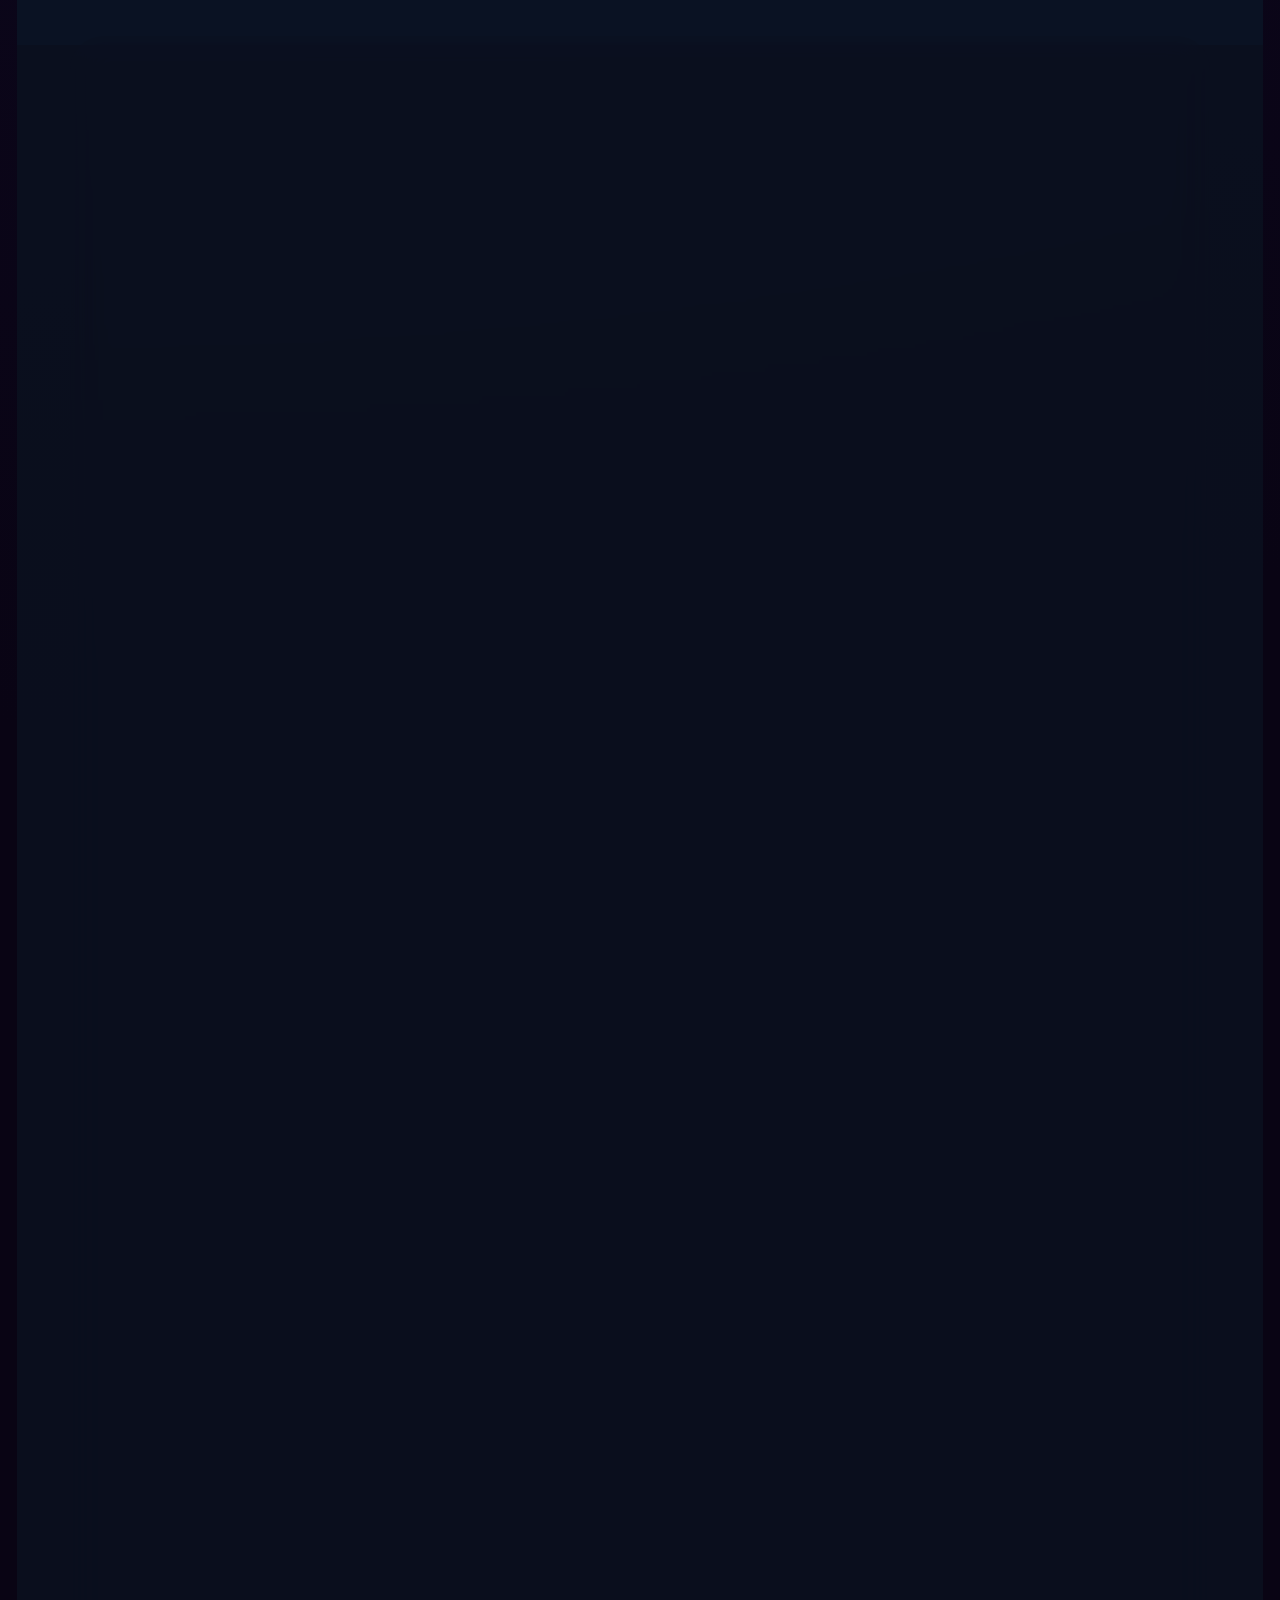
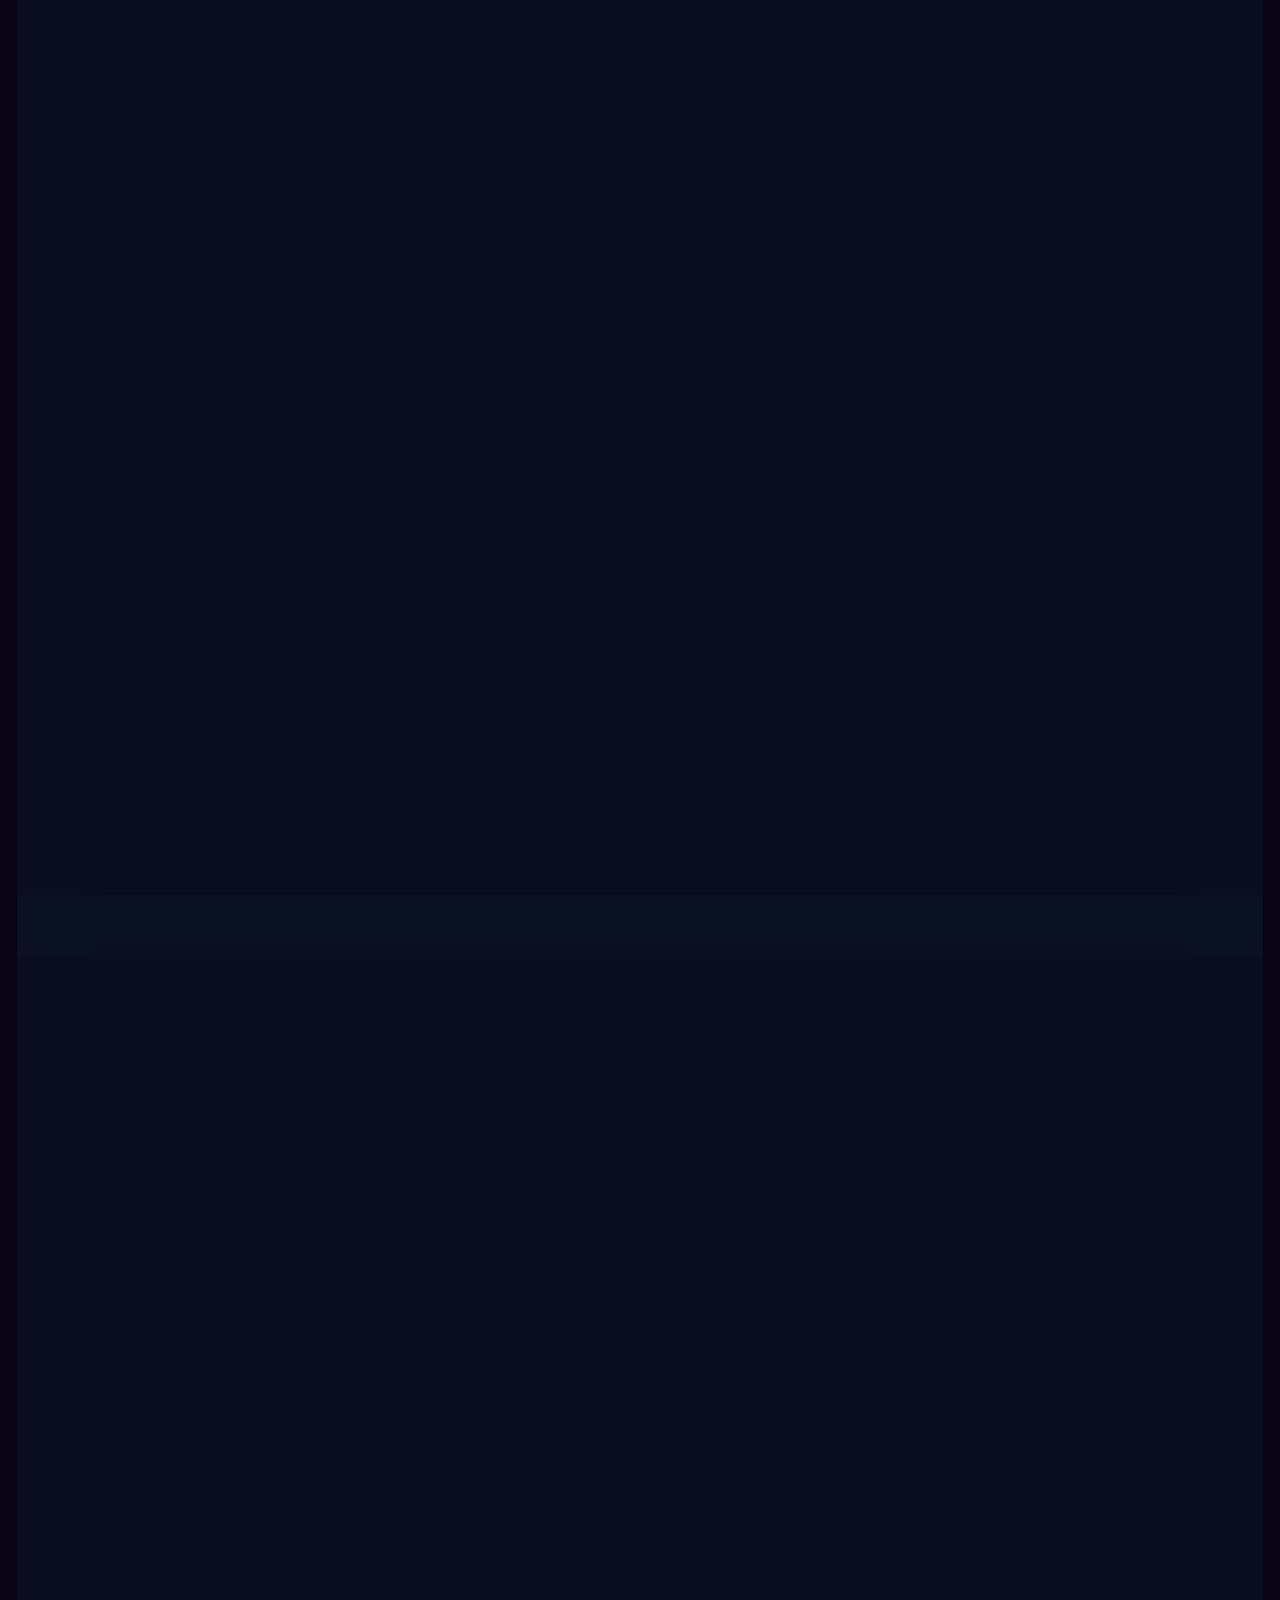
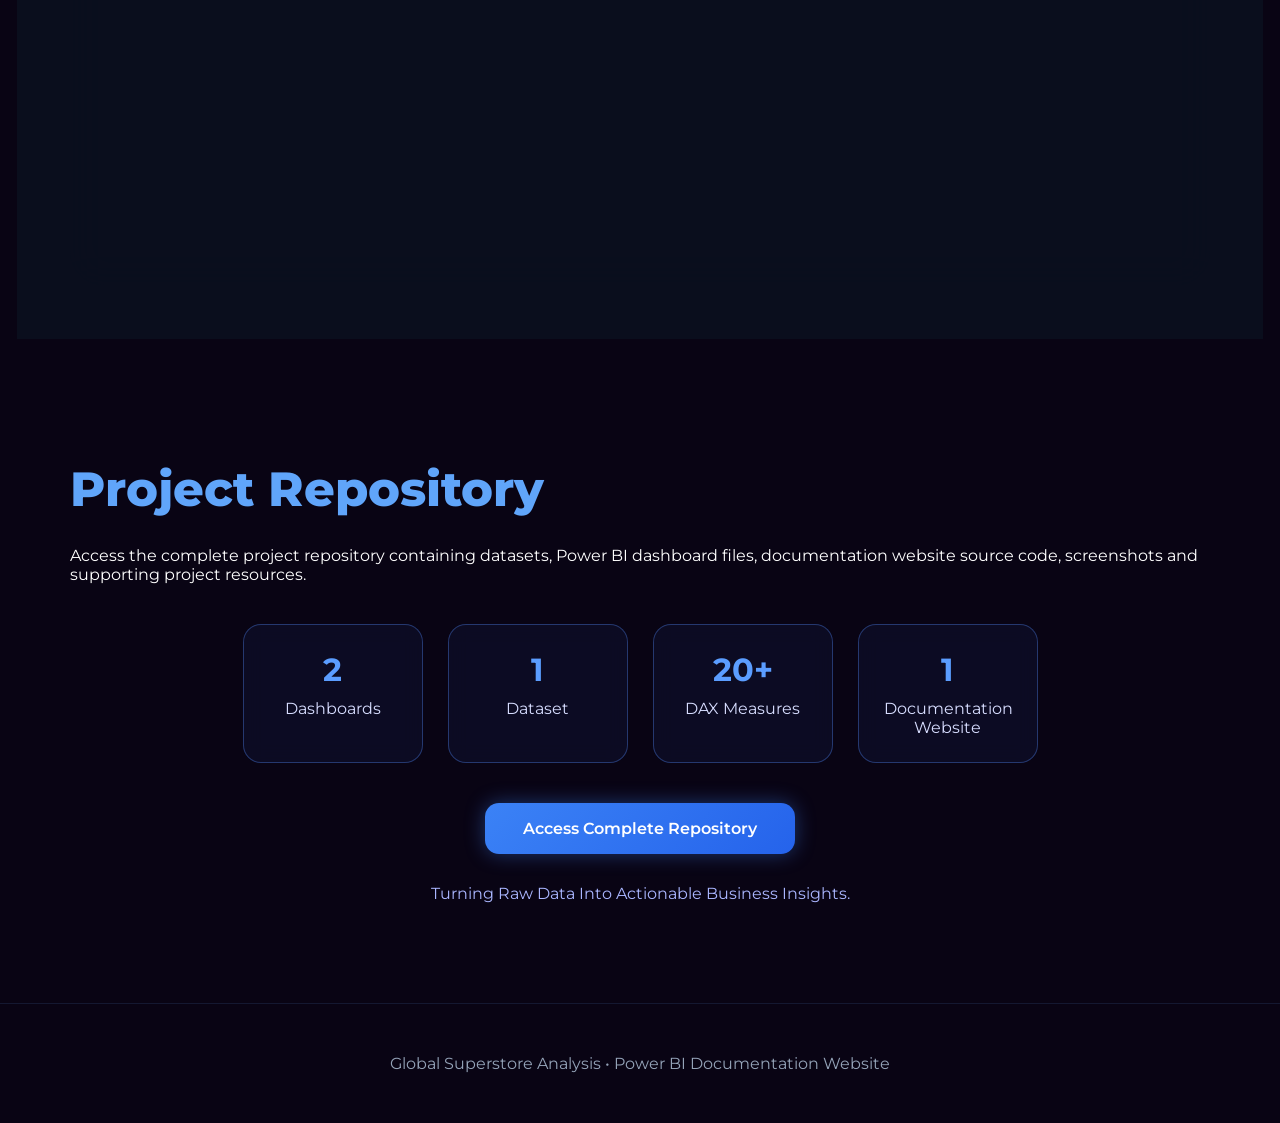
<file: global_store_project.html>
<!DOCTYPE html>
<html lang="en">
<head>
<meta charset="UTF-8">
<meta name="viewport" content="width=device-width, initial-scale=1.0">
<title>Global Superstore Documentation</title>
<link rel="preconnect" href="https://fonts.googleapis.com">
<link rel="preconnect" href="https://fonts.gstatic.com" crossorigin>
<link href="https://fonts.googleapis.com/css2?family=Montserrat:wght@300;400;500;600;700;800&display=swap" rel="stylesheet">

<style>

*{
    margin:0;
    padding:0;
    box-sizing:border-box;
    font-family:'Montserrat',sans-serif;
    scroll-behavior:smooth;
}

body{
    background:radial-gradient(circle at top left,#17103b,#090414 60%);
    color:white;
    overflow-x:hidden;
}

nav{
    width:100%;
    padding:24px 70px;
    display:flex;
    justify-content:space-between;
    align-items:center;
    position:sticky;
    top:0;
    z-index:999;
    backdrop-filter:blur(16px);
    background:rgba(5,5,18,0.82);
    border-bottom:1px solid rgba(99,102,241,0.2);
}

.logo{
    font-size:30px;
    font-weight:800;
}

.logo span{
    color:#60a5fa;
}

nav ul{
    display:flex;
    gap:16px;
    list-style:none;
}

nav ul li a{
    text-decoration:none;
    color:#dbeafe;
    padding:14px 24px;
    border-radius:16px;
    background:rgba(255,255,255,0.03);
    border:1px solid rgba(96,165,250,0.18);
    transition:0.4s;
    font-size:14px;
    font-weight:600;
}

nav ul li a:hover,
nav ul li a.active{
    background:#2563eb;
    color:white;
    box-shadow:0 0 25px rgba(59,130,246,0.45);
}

.hero{
    width:100%;
    min-height:100vh;
    display:flex;
    align-items:center;
    justify-content:center;
    padding:100px 70px;
}

.hero-content{
    width:100%;
    max-width:1300px;
    display:grid;
    grid-template-columns:1fr 1fr;
    gap:60px;
    align-items:center;
}

.hero-text h1{
    font-size:72px;
    line-height:1.1;
    margin-bottom:30px;
    font-weight:800;
}

.hero-text h1 span{
    color:#60a5fa;
}

.hero-text p{
    color:#cbd5e1;
    line-height:2;
    font-size:18px;
    margin-bottom:35px;
}

.hero-btns{
    display:flex;
    gap:20px;
}

.hero-btns a{
    text-decoration:none;
    padding:16px 28px;
    border-radius:18px;
    font-weight:700;
    transition:0.4s;
}

.primary-btn{
    background:#2563eb;
    color:white;
    box-shadow:0 0 35px rgba(59,130,246,0.35);
}

.secondary-btn{
    border:1px solid rgba(96,165,250,0.25);
    background:rgba(255,255,255,0.03);
    color:#dbeafe;
}

.hero-btns a:hover{
    transform:translateY(-5px);
}

.hero-dashboard{
    width:100%;
    background:rgba(10,16,30,0.75);
    border-radius:34px;
    padding:22px;
    border:1px solid rgba(96,165,250,0.18);
    box-shadow:0 0 45px rgba(59,130,246,0.18);
    animation:floatCard 4s ease-in-out infinite;
}

.hero-dashboard img{
    width:100%;
    border-radius:24px;
}

@keyframes floatCard{
    0%{transform:translateY(0px)}
    50%{transform:translateY(-10px)}
    100%{transform:translateY(0px)}
}

.section{
    width:100%;
    padding:30px 70px 100px;
}

.section-container{
    max-width:1300px;
    margin:auto;
}

.section-card{
    width:100%;
    background:rgba(11,18,32,0.78);
    border-radius:34px;
    border:1px solid rgba(96,165,250,0.16);
    padding:50px;
    margin-bottom:45px;
    backdrop-filter:blur(18px);
    box-shadow:0 0 35px rgba(59,130,246,0.08);
    transition:0.5s;
}

.section-card:hover{
    transform:translateY(-6px);
    box-shadow:0 0 45px rgba(59,130,246,0.16);
}

.section-title{
    font-size:48px;
    color:#60a5fa;
    margin-bottom:28px;
    font-weight:800;
}

.section-card p{
    color:#cbd5e1;
    line-height:2;
}

.table-wrapper{
    overflow-x:auto;
    margin-top:25px;
}

table{
    width:100%;
    border-collapse:collapse;
    border-radius:20px;
    overflow:hidden;
}

table th{
    background:#2563eb;
    color:white;
    padding:20px;
    text-align:left;
}

table td{
    padding:18px 20px;
    border-bottom:1px solid rgba(255,255,255,0.06);
    background:rgba(255,255,255,0.02);
    color:#dbeafe;
}

.dataset-info{
    margin-top:30px;
    display:grid;
    grid-template-columns:repeat(auto-fit,minmax(220px,1fr));
    gap:20px;
}

.info-box{
    padding:25px;
    border-radius:24px;
    background:rgba(255,255,255,0.03);
    border:1px solid rgba(96,165,250,0.16);
}

.info-box h3{
    color:#60a5fa;
    margin-bottom:12px;
}

.questions-box{
    width:100%;
    padding:35px;
    border-radius:28px;
    background:rgba(255,255,255,0.03);
    border:1px solid rgba(96,165,250,0.16);
}

.questions-box ul{
    padding-left:25px;
}

.questions-box li{
    margin-bottom:18px;
    line-height:1.9;
    color:#dbeafe;
}

.flow-box{
    width:100%;
    padding:40px;
    border-radius:28px;
    background:rgba(37,99,235,0.08);
    border:1px solid rgba(96,165,250,0.18);
}

.flow-box p{
    text-align:center;
    line-height:2.5;
    font-size:22px;
    font-weight:700;
}

.dashboard-grid{
    display:grid;
    grid-template-columns:1fr;
    gap:35px;
}

.dashboard-preview{
    width:100%;
    background:rgba(255,255,255,0.03);
    padding:22px;
    border-radius:30px;
    border:1px solid rgba(96,165,250,0.16);
    box-shadow:0 0 35px rgba(59,130,246,0.12);
}

.dashboard-preview img{
    width:100%;
    border-radius:22px;
    transition:0.5s;
}

.dashboard-preview img:hover{
    transform:scale(1.02);
}

.dashboard-preview h3{
    margin-bottom:20px;
    color:#60a5fa;
    font-size:32px;
}

.dashboard-preview p{
    margin-top:20px;
}

.kpi-grid{
    display:grid;
    grid-template-columns:repeat(auto-fit,minmax(220px,1fr));
    gap:24px;
    margin-top:35px;
}

.kpi-card{
    background:linear-gradient(145deg,#131c38,#0b1220);
    border-radius:28px;
    padding:30px;
    border:1px solid rgba(96,165,250,0.18);
    position:relative;
    overflow:hidden;
    transition:0.4s;
}

.kpi-card::before{
    content:'';
    position:absolute;
    width:180px;
    height:180px;
    border-radius:50%;
    background:rgba(59,130,246,0.08);
    top:-70px;
    right:-60px;
}

.kpi-card:hover{
    transform:translateY(-8px);
    box-shadow:0 0 40px rgba(59,130,246,0.25);
}

.kpi-card h4{
    margin-bottom:16px;
    color:#dbeafe;
}

.kpi-card h2{
    font-size:40px;
    color:#60a5fa;
}

.insight-box{
    width:100%;
    padding:35px;
    border-radius:28px;
    margin-top:25px;
    background:rgba(255,255,255,0.03);
    border:1px solid rgba(96,165,250,0.16);
}

.insight-box h3{
    color:#60a5fa;
    margin-bottom:22px;
    font-size:28px;
}

.insight-box ul{
    padding-left:24px;
}

.insight-box li{
    margin-bottom:18px;
    color:#dbeafe;
    line-height:1.8;
}

.repo-stats{
    display:flex;
    justify-content:center;
    gap:25px;
    flex-wrap:wrap;
    margin:40px 0;
}

.repo-card{
    width:180px;
    padding:25px;
    text-align:center;
    border:1px solid rgba(83,140,255,.35);
    border-radius:18px;
    background:rgba(15,18,45,.6);
    backdrop-filter:blur(10px);
    transition:.3s;
}

.repo-card:hover{
    transform:translateY(-8px);
    box-shadow:0 0 25px rgba(83,140,255,.35);
}

.repo-card h3{
    font-size:2rem;
    color:#5b9dff;
    margin-bottom:10px;
}

.repo-card p{
    color:#d7ddff;
}

.repo-btn{
    display:block;
    width:fit-content;
    margin-left:auto;
    margin-right:auto;
    margin-top:20px;
    padding:16px 38px;
    border-radius:14px;
    text-decoration:none;
    color:white;
    font-weight:600;
    background:linear-gradient(
        135deg,
        #3b82f6,
        #2563eb
    );
    box-shadow:0 0 20px rgba(59,130,246,.4);
    transition:.3s;
}

.repo-btn:hover{
    transform:translateY(-4px);
    box-shadow:0 0 35px rgba(59,130,246,.6);
}

.repo-footer{
    margin-top:30px;
    color:#aab6ff;
    font-size:1rem;
}

.footer{
    width:100%;
    text-align:center;
    padding:50px;
    color:#94a3b8;
    border-top:1px solid rgba(96,165,250,0.12);
}

.reveal{
    opacity:0;
    transform:translateY(70px);
    transition:1s;
}

.reveal.active{
    opacity:1;
    transform:translateY(0px);
}

@media(max-width:1000px){

    .hero-content{
        grid-template-columns:1fr;
    }
}

@media(max-width:768px){

    nav{
        padding:20px;
        flex-direction:column;
        gap:20px;
    }

    nav ul{
        flex-wrap:wrap;
        justify-content:center;
    }

    .hero,
    .section{
        padding:30px 22px 70px;
    }

    .hero-text h1{
        font-size:46px;
    }

    .section-card{
        padding:28px;
    }

    .section-title{
        font-size:38px;
    }
}

</style>
</head>
<body>

<nav>

<div class="logo">
Global <span>Superstore</span>
</div>

<ul>
<li><a href="#overview">Overview</a></li>
<li><a href="#dictionary">Data Dictionary</a></li>
<li><a href="#questions">Business Questions</a></li>
<li><a href="#workflow">Workflow</a></li>
<li><a href="#dashboards">Dashboards</a></li>
<li><a href="#insights">Insights</a></li>
<li><a href="#repository">Repository</a></li>

</ul>

</nav>

<section class="hero" id="overview">

<div class="hero-content">

<div class="hero-text reveal">

<h1>
Global Superstore <span>Documentation</span>
</h1>

<p>
Industry-level Power BI documentation website showcasing complete sales, orders, profit and business performance analysis using interactive dashboards, KPI tracking and analytical business insights.
</p>

<div class="hero-btns">
<a href="#dashboards" class="primary-btn">Explore Dashboards</a>
<a href="#insights" class="secondary-btn">View Insights</a>
</div>

</div>

<div class="hero-dashboard reveal">
<img src="Orders Analysis.png" alt="dashboard">
</div>

</div>

</section>

<section class="section">
<div class="section-container">

<div class="section-card reveal">
<h2 class="section-title">Problem Statement</h2>
<p>
A multinational retail company wants to analyze sales performance, customer behavior, profit generation, losses and product demand across different regions, countries and market segments.
<br><br>
The objective of this project is to build interactive Power BI dashboards capable of tracking business performance and generating meaningful business insights for better decision making.
</p>
</div>

<div class="section-card reveal" id="dictionary">
<h2 class="section-title">Data Dictionary</h2>


<div class="dataset-info">

<div class="info-box">
<h3>Total Rows</h3>
<p>51,290</p>
</div>

<div class="info-box">
<h3>Total Columns</h3>
<p>21</p>
</div>

<div class="info-box">
<h3>Dataset Type</h3>
<p>Retail Sales Dataset</p>
</div>

</div>
<div class="table-wrapper">
<table>
<tr>
<th>Column Name</th>
<th>Description</th>
</tr>

<tr><td>Row ID</td><td>Unique row identifier</td></tr>
<tr><td>Order ID</td><td>Unique order number</td></tr>
<tr><td>Order Date</td><td>Date when the order was placed</td></tr>
<tr><td>Ship Date</td><td>Date when order was shipped</td></tr>
<tr><td>Ship Mode</td><td>Shipping method used</td></tr>
<tr><td>Customer</td><td>Customer name</td></tr>
<tr><td>Customer ID</td><td>Unique identifier of customer</td></tr>
<tr><td>Segment</td><td>Customer segment</td></tr>
<tr><td>City</td><td>Customer city</td></tr>
<tr><td>State</td><td>Customer state</td></tr>
<tr><td>Country</td><td>Customer country</td></tr>
<tr><td>Postal Code</td><td>Area postal code</td></tr>
<tr><td>Market</td><td>Market region</td></tr>
<tr><td>Region</td><td>Sales region</td></tr>
<tr><td>Product ID</td><td>Unique product identifier</td></tr>
<tr><td>Category</td><td>Product category</td></tr>
<tr><td>Sub-Category</td><td>Product sub category</td></tr>
<tr><td>Product Name</td><td>Name of product</td></tr>
<tr><td>Sales</td><td>Revenue generated by order</td></tr>
<tr><td>Quantity</td><td>Number of items sold</td></tr>
</table>
</div>


</div>

<div class="section-card reveal" id="questions">
<h2 class="section-title">Business Questions</h2>

<div class="questions-box">
<ul>
<li>Which region generated the highest number of orders?</li>
<li>Which category generated the maximum profit?</li>
<li>Which products are top revenue generators?</li>
<li>Which countries are generating losses?</li>
<li>Which shipping mode is most frequently used?</li>
<li>Which customer segment contributes highest revenue?</li>
<li>Which market performs best in terms of sales?</li>
<li>Which sub-category has lowest profitability?</li>
</ul>
</div>

</div>

<div class="section-card reveal" id="workflow">
<h2 class="section-title">Project Workflow</h2>

<div class="flow-box">
<p>
Dataset Import
<br>↓<br>
Data Cleaning
<br>↓<br>
Removed Unnecessary Columns
<br>↓<br>
Created Required Columns
<br>↓<br>
Data Transformation
<br>↓<br>
KPI Development
<br>↓<br>
Dashboard Designing
<br>↓<br>
Generated Business Insights
</p>
</div>

</div>

<div class="section-card reveal" id="dashboards">
<h2 class="section-title">Dashboard Documentation</h2>

<div class="dashboard-grid">

<div class="dashboard-preview">
<h3>Orders Analysis Dashboard</h3>
<img src="Orders Analysis.png" alt="orders dashboard">
<p style="text-align: center;">
Focused on order trends, customer behavior, regional order analysis, order priorities and product demand tracking.
</p>
</div>

<div class="kpi-grid">
<div class="kpi-card"><h4>Total Revenue</h4><h2>12.64M</h2></div>
<div class="kpi-card"><h4>Total Orders</h4><h2>25K</h2></div>
<div class="kpi-card"><h4>Total Customers</h4><h2>2K</h2></div>
<div class="kpi-card"><h4>Most Ordered Product</h4><h2>Staples</h2></div>
<div class="kpi-card"><h4>Highest Orders Region</h4><h2>Central</h2></div>
</div>

<div class="dashboard-preview">
<h3>Sales & Profit Analysis Dashboard</h3>
<img src="Sales & Profit Analysis.png" alt="sales profit dashboard">
<p style="text-align: center;">
Focused on revenue generation, gross profit, net loss, profitability tracking and country-wise profit analysis.
</p>
</div>

<div class="kpi-grid">
<div class="kpi-card"><h4>Total Revenue</h4><h2>12.64M</h2></div>
<div class="kpi-card"><h4>Gross Profit</h4><h2>2.39M</h2></div>
<div class="kpi-card"><h4>Net Profit</h4><h2>1.47M</h2></div>
<div class="kpi-card"><h4>Net Loss</h4><h2>920K</h2></div>
<div class="kpi-card"><h4>Profit Margin %</h4><h2>11.61%</h2></div>
<!-- <div class="kpi-card"><h4>Loss %</h4><h2>7.28%</h2></div> -->
</div>

</div>

</div>

<div class="section-card reveal" id="insights">
<h2 class="section-title">Key Insights</h2>

<div class="insight-box">
<h3>Orders Analysis Insights</h3>
<ul>
<li>Office Supplies category generated the highest number of orders.</li>
<li>Medium priority orders contributed majority of total orders.</li>
<li>Central region recorded the highest order volume.</li>
<li>Staples emerged as the most frequently ordered product.</li>
<li>Consumer segment generated more than 50% of total orders.</li>
</ul>
</div>

<div class="insight-box">
<h3>Sales & Profit Insights</h3>
<ul>
<li>Technology category generated the highest overall profit.</li>
<li>United States contributed highest net profit among all countries.</li>
<li>Gross profit margin remained above 11%.</li>
<li>Net loss accounted for nearly 38% of total gross profit.</li>
<li>Revenue peaked during November and December.</li>
</ul>
</div>

</div>

</div>
</section>



<section id="repository" class="section">
    <div class="container">

        <h2 class="section-title">Project Repository</h2>

        <p class="section-description">
            Access the complete project repository containing datasets,
            Power BI dashboard files, documentation website source code,
            screenshots and supporting project resources.
        </p>

        <div class="repo-stats">

            <div class="repo-card">
                <h3>2</h3>
                <p>Dashboards</p>
            </div>

            <div class="repo-card">
                <h3>1</h3>
                <p>Dataset</p>
            </div>

            <div class="repo-card">
                <h3>20+</h3>
                <p>DAX Measures</p>
            </div>

            <div class="repo-card">
                <h3>1</h3>
                <p>Documentation Website</p>
            </div>
        </div>

        <a href="https://github.com/gursewaksingh97/global-superstore-powerbi-analysis"
           target="_blank"
           class="repo-btn"  style="text-align: center;">
            Access Complete Repository
        </a>
        
        <p class="repo-footer" style="text-align: center;">
            Turning Raw Data Into Actionable Business Insights.
        </p>

    </div>
</section>

<div class="footer">
Global Superstore Analysis • Power BI Documentation Website
</div>

<script>

const sections = document.querySelectorAll("section, .section-card")
const navLinks = document.querySelectorAll("nav ul li a")

window.addEventListener("scroll", () => {

let current = ""

sections.forEach(section => {

const sectionTop = section.offsetTop

if(pageYOffset >= sectionTop - 250){
current = section.getAttribute("id")
}
})

navLinks.forEach(link => {
link.classList.remove("active")

if(link.getAttribute("href") === `#${current}`){
link.classList.add("active")
}
})
})

window.addEventListener('scroll',reveal)

function reveal(){

let reveals=document.querySelectorAll('.reveal')

for(let i=0;i<reveals.length;i++){

let windowheight=window.innerHeight
let revealtop=reveals[i].getBoundingClientRect().top
let revealpoint=120

if(revealtop < windowheight - revealpoint){
reveals[i].classList.add('active')
}
}
}

reveal()

</script>

</body>
</html>
</file>
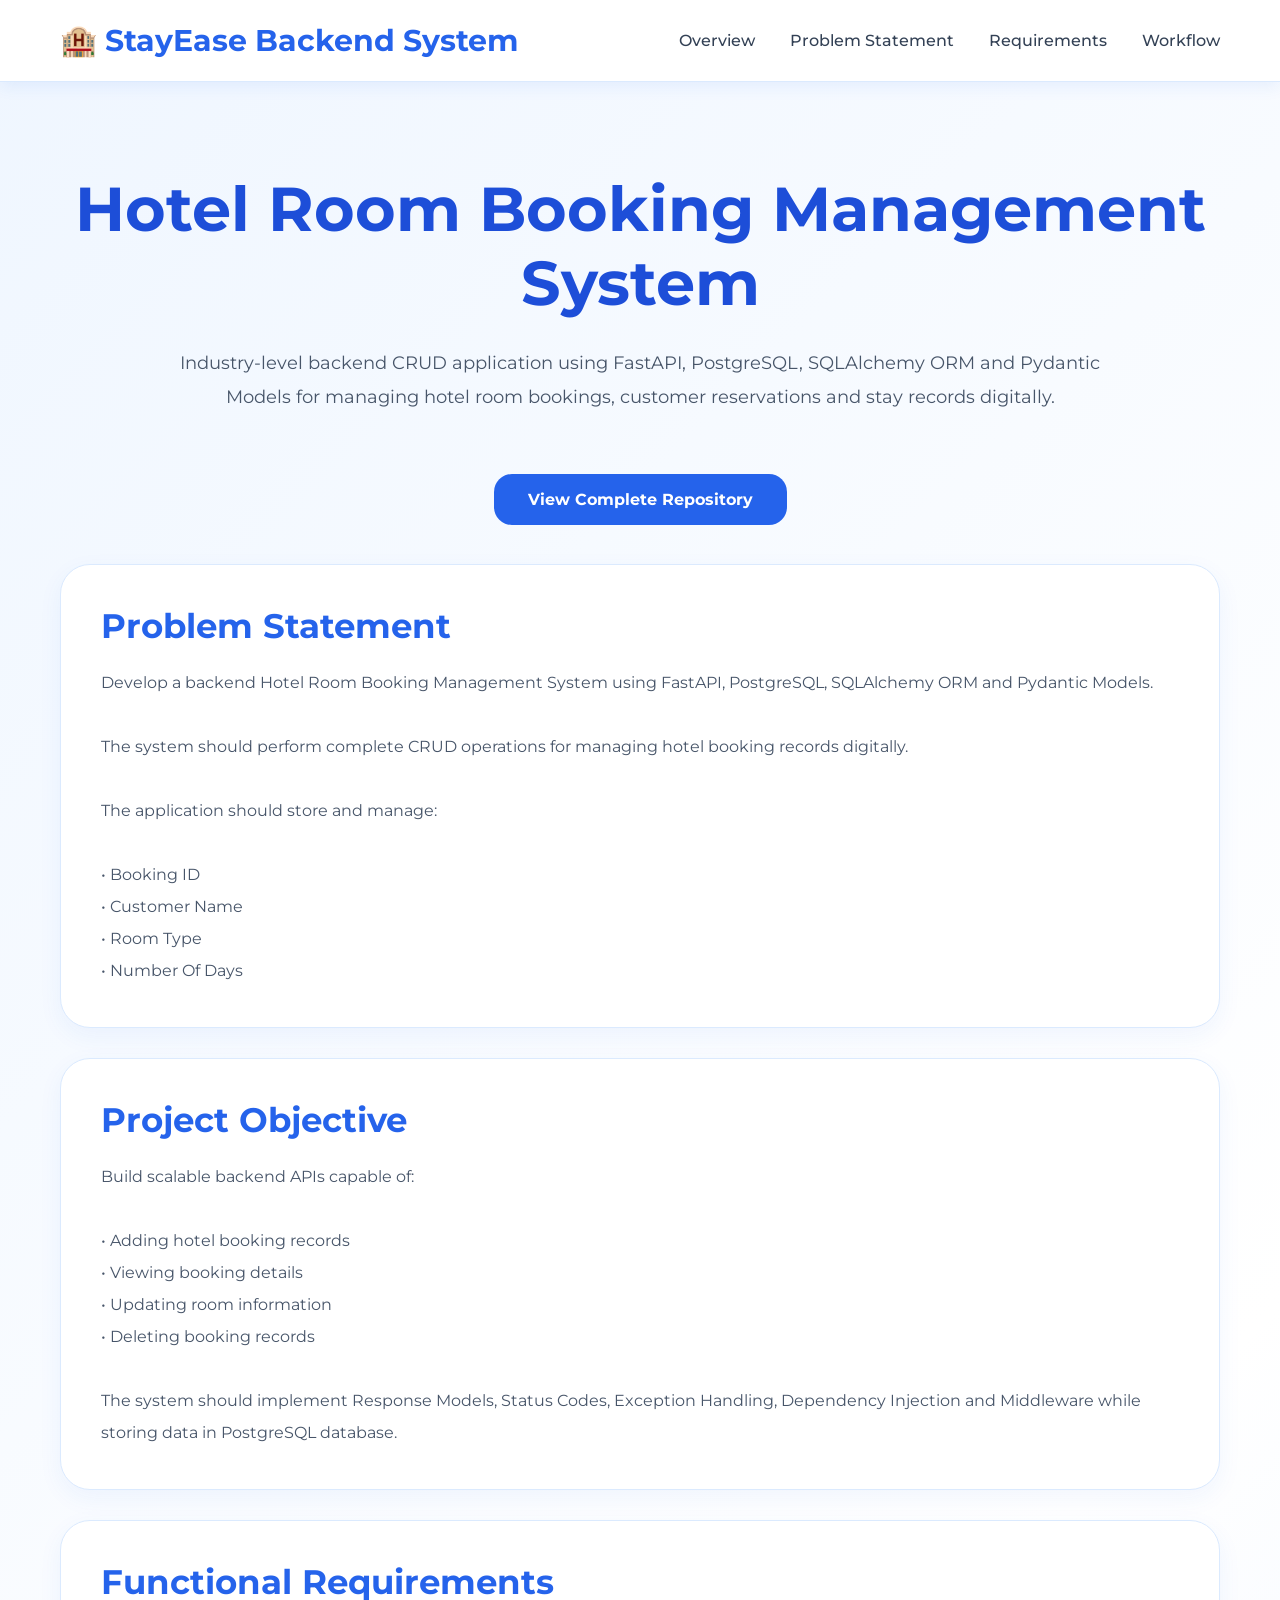
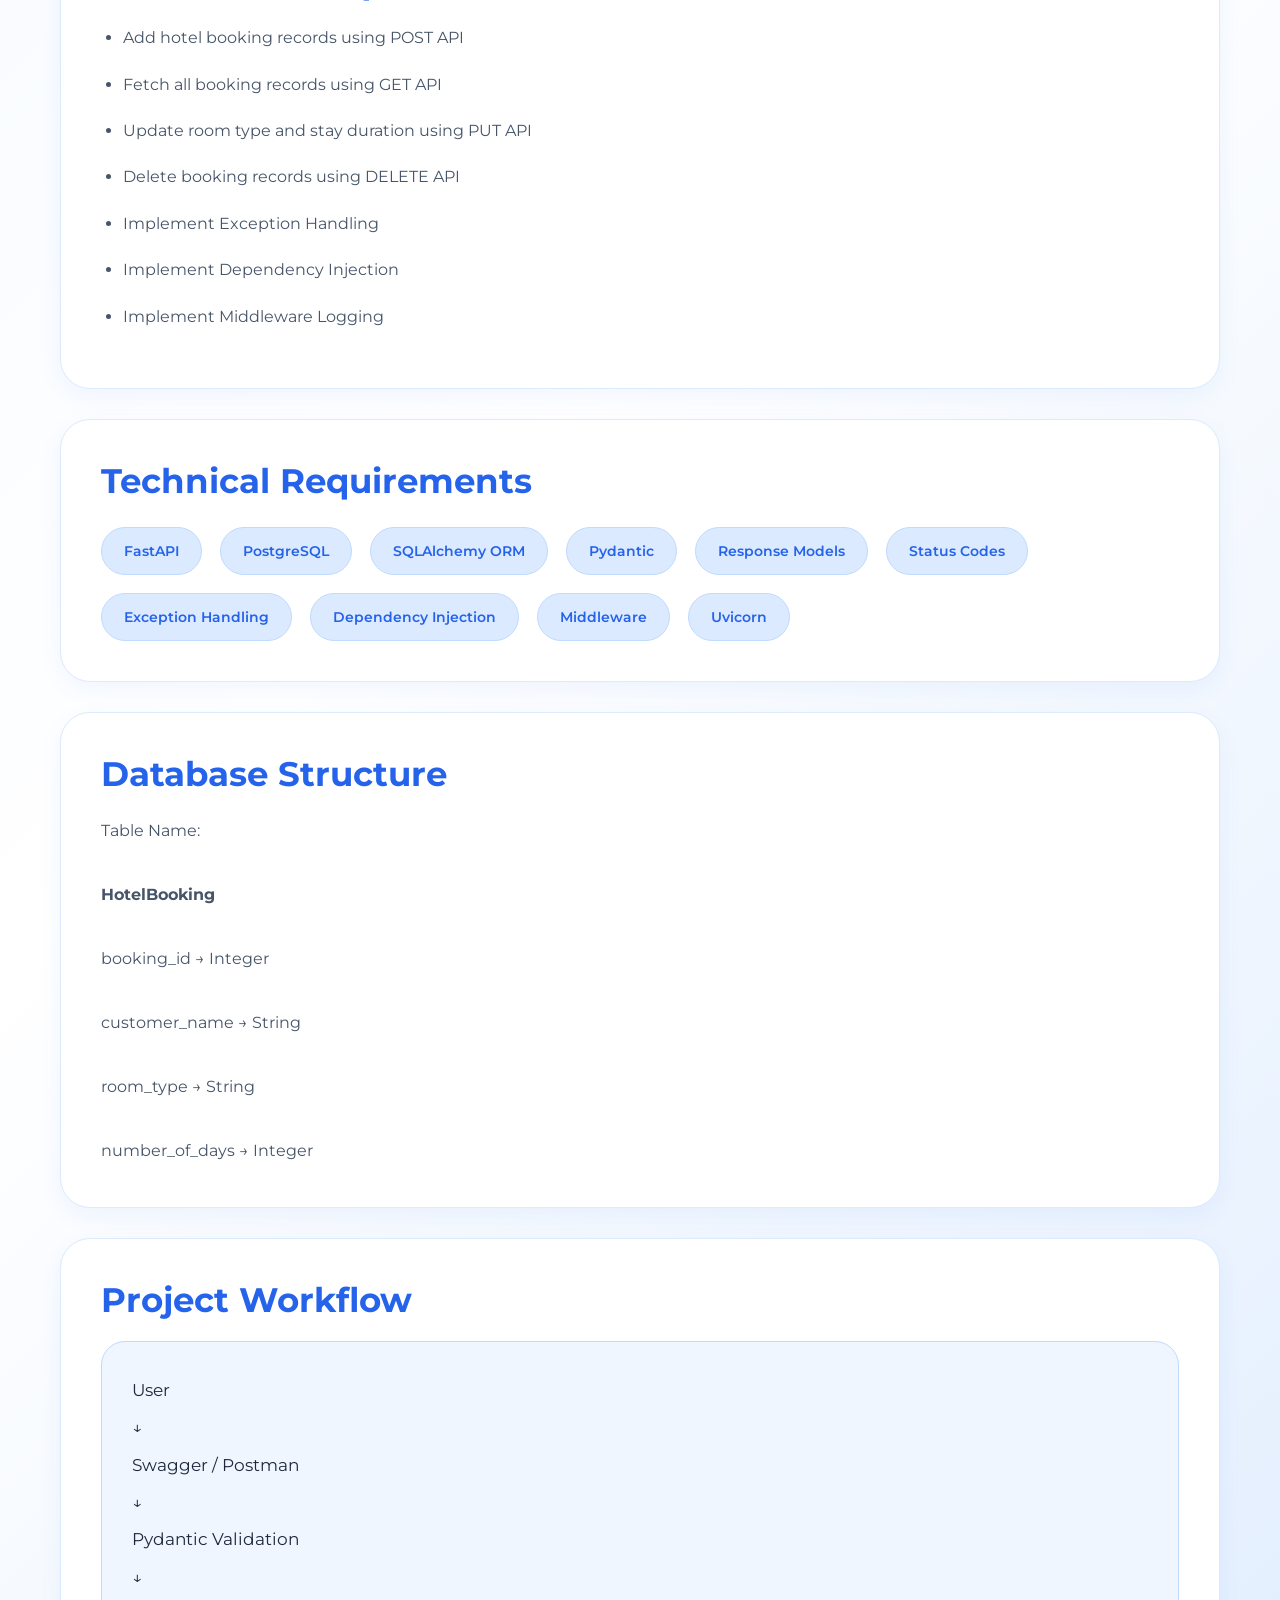
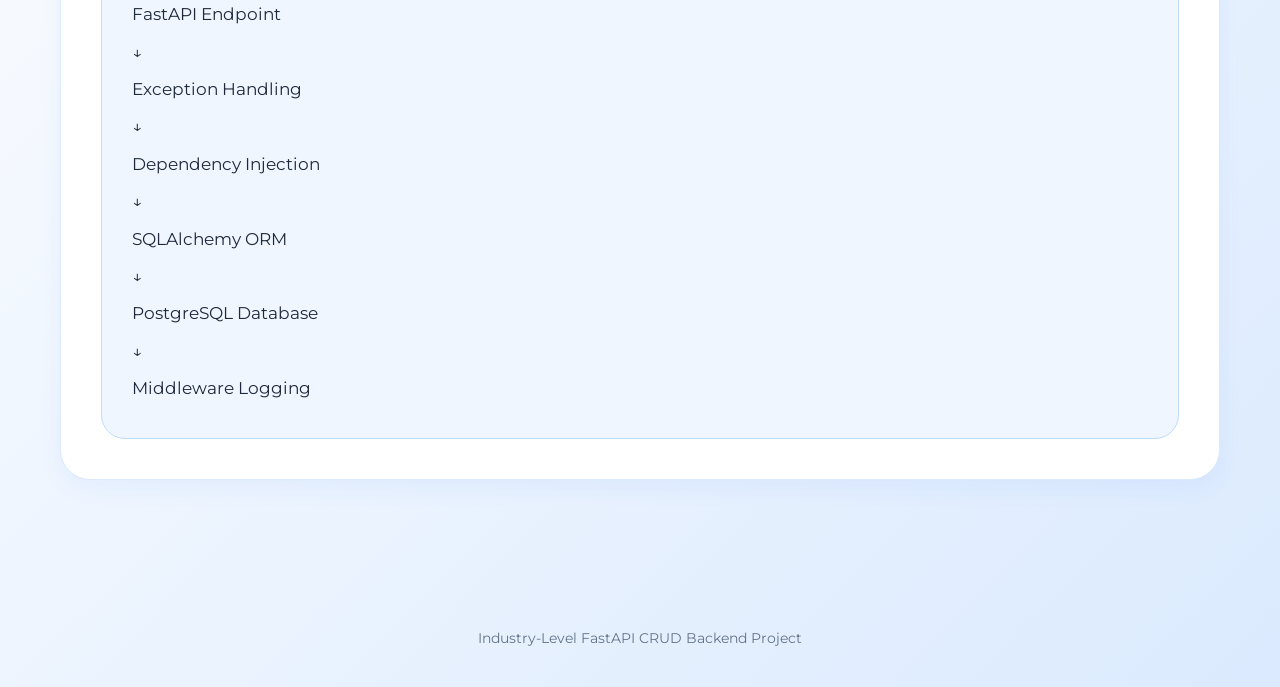
<file: Hotel_documentation.html>
<!DOCTYPE html>
<html lang="en">

<head>

<meta charset="UTF-8">

<meta name="viewport" content="width=device-width, initial-scale=1.0">

<title>Hotel Room Booking Management System</title>

<link rel="preconnect" href="https://fonts.googleapis.com">

<link rel="preconnect" href="https://fonts.gstatic.com" crossorigin>

<link href="https://fonts.googleapis.com/css2?family=Montserrat:wght@300;400;500;600;700&display=swap" rel="stylesheet">

<style>

*{
    margin:0;
    padding:0;
    box-sizing:border-box;
    font-family:'Montserrat', sans-serif;

    scroll-behavior:smooth;
}

body{

    background:
    linear-gradient(
        135deg,
        #eff6ff,
        #ffffff,
        #dbeafe
    );

    color:#0f172a;

    min-height:100vh;
}

/* NAVBAR */

nav{

    width:100%;

    padding:22px 60px;

    display:flex;

    justify-content:space-between;

    align-items:center;

    background:white;

    border-bottom:
    1px solid #dbeafe;

    position:sticky;

    top:0;

    z-index:100;

    box-shadow:
    0 5px 15px rgba(37,99,235,0.08);
}

.logo{

    font-size:30px;

    font-weight:700;

    color:#2563eb;
}

nav ul{

    display:flex;

    gap:35px;

    list-style:none;
}

nav ul li a{

    text-decoration:none;

    color:#334155;

    font-weight:500;

    transition:0.3s;
}

nav ul li a:hover{

    color:#2563eb;
}

/* HERO */

.hero{

    width:100%;

    padding:90px 60px 60px;

    text-align:center;
}

.hero h1{

    font-size:62px;

    color:#1d4ed8;

    margin-bottom:25px;

    line-height:1.2;
}

.hero p{

    font-size:18px;

    color:#475569;

    line-height:1.9;

    max-width:950px;

    margin:auto;
}

/* SECTION */

.section{

    width:100%;

    padding:20px 60px 60px;
}

/* ROW CARD */

.row-card{

    width:100%;

    background:white;

    border:
    1px solid #dbeafe;

    border-radius:30px;

    padding:40px;

    margin-bottom:30px;

    transition:0.4s;

    box-shadow:
    0 8px 25px rgba(37,99,235,0.06);
}

.row-card:hover{

    transform:
    translateY(-6px);

    border:
    1px solid #93c5fd;

    box-shadow:
    0 20px 40px rgba(37,99,235,0.12);
}

/* TITLES */

.row-card h2{

    font-size:34px;

    color:#2563eb;

    margin-bottom:20px;
}

/* TEXT */

.row-card p{

    color:#475569;

    line-height:2;

    font-size:16px;
}

/* LIST */

.row-card ul{

    padding-left:22px;
}

.row-card li{

    margin-bottom:16px;

    color:#475569;

    line-height:1.9;
}

/* TAGS */

.tags{

    display:flex;

    flex-wrap:wrap;

    gap:18px;

    margin-top:25px;
}

.tags span{

    padding:14px 22px;

    border-radius:30px;

    background:#dbeafe;

    color:#2563eb;

    border:
    1px solid #bfdbfe;

    font-size:14px;

    font-weight:600;
}

/* WORKFLOW */

.workflow{

    margin-top:20px;

    background:#eff6ff;

    border-radius:24px;

    padding:30px;

    border:
    1px solid #bfdbfe;
}

.workflow p{

    font-size:17px;

    line-height:2.2;

    color:#1e293b;
}

/* FOOTER */

.footer{

    width:100%;

    text-align:center;

    padding:40px;

    color:#64748b;

    font-size:14px;
}

/* MOBILE */

@media(max-width:768px){

    nav{

        padding:20px;

        flex-direction:column;

        gap:15px;
    }

    nav ul{

        flex-wrap:wrap;

        justify-content:center;
    }

    .hero,
    .section{

        padding:25px;
    }

    .hero h1{

        font-size:38px;
    }

    .row-card{

        padding:28px;
    }

    .row-card h2{

        font-size:28px;
    }
}


.repo-btn{

display:block;

width:fit-content;

margin:auto;

padding:16px 34px;

text-decoration:none;

font-weight:700;

border-radius:18px;

background:#2563eb;
color:white;

transition:.4s;
}

.repo-btn:hover{

transform:translateY(-4px);
}

</style>

</head>

<body>

<!-- NAVBAR -->

<nav>

    <div class="logo">

        🏨 StayEase Backend System

    </div>

    <ul>

        <li><a href="#overview">Overview</a></li>

        <li><a href="#problem">Problem Statement</a></li>

        <li><a href="#requirements">Requirements</a></li>

        <li><a href="#workflow-section">Workflow</a></li>

    </ul>

</nav>

<!-- HERO -->

<div class="hero" id="overview">

    <h1>

        Hotel Room Booking Management System

    </h1>

    <p>

        Industry-level backend CRUD application using
        FastAPI, PostgreSQL, SQLAlchemy ORM and
        Pydantic Models for managing hotel room bookings,
        customer reservations and stay records digitally.

    </p>

</div>

<!-- MAIN SECTION -->
 <a
href="https://github.com/gursewaksingh97/fastapi-hotel-room-booking-management-system"
class="repo-btn">

View Complete Repository


</a>
<br>

<div class="section">

    <!-- PROBLEM STATEMENT -->

    <div class="row-card" id="problem">

        <h2>Problem Statement</h2>

        <p>

            Develop a backend Hotel Room Booking
            Management System using FastAPI,
            PostgreSQL, SQLAlchemy ORM and
            Pydantic Models.

            <br><br>

            The system should perform complete
            CRUD operations for managing
            hotel booking records digitally.

            <br><br>

            The application should store and manage:

            <br><br>

            • Booking ID <br>
            • Customer Name <br>
            • Room Type <br>
            • Number Of Days

        </p>

    </div>

    <!-- OBJECTIVE -->

    <div class="row-card">

        <h2>Project Objective</h2>

        <p>

            Build scalable backend APIs capable of:

            <br><br>

            • Adding hotel booking records <br>
            • Viewing booking details <br>
            • Updating room information <br>
            • Deleting booking records

            <br><br>

            The system should implement Response Models,
            Status Codes, Exception Handling,
            Dependency Injection and Middleware
            while storing data in PostgreSQL database.

        </p>

    </div>

    <!-- FUNCTIONAL REQUIREMENTS -->

    <div class="row-card" id="requirements">

        <h2>Functional Requirements</h2>

        <ul>

            <li>
                Add hotel booking records using POST API
            </li>

            <li>
                Fetch all booking records using GET API
            </li>

            <li>
                Update room type and stay duration using PUT API
            </li>

            <li>
                Delete booking records using DELETE API
            </li>

            <li>
                Implement Exception Handling
            </li>

            <li>
                Implement Dependency Injection
            </li>

            <li>
                Implement Middleware Logging
            </li>

        </ul>

    </div>

    <!-- TECHNICAL REQUIREMENTS -->

    <div class="row-card">

        <h2>Technical Requirements</h2>

        <div class="tags">

            <span>FastAPI</span>

            <span>PostgreSQL</span>

            <span>SQLAlchemy ORM</span>

            <span>Pydantic</span>

            <span>Response Models</span>

            <span>Status Codes</span>

            <span>Exception Handling</span>

            <span>Dependency Injection</span>

            <span>Middleware</span>

            <span>Uvicorn</span>

        </div>

    </div>

    <!-- DATABASE -->

    <div class="row-card">

        <h2>Database Structure</h2>

        <p>

            Table Name:

            <br><br>

            <b>HotelBooking</b>

            <br><br>

            booking_id → Integer <br><br>

            customer_name → String <br><br>

            room_type → String <br><br>

            number_of_days → Integer

        </p>

    </div>

    <!-- WORKFLOW -->

    <div class="row-card" id="workflow-section">

        <h2>Project Workflow</h2>

        <div class="workflow">

            <p>

                User

                <br> ↓ <br>

                Swagger / Postman

                <br> ↓ <br>

                Pydantic Validation

                <br> ↓ <br>

                FastAPI Endpoint

                <br> ↓ <br>

                Exception Handling

                <br> ↓ <br>

                Dependency Injection

                <br> ↓ <br>

                SQLAlchemy ORM

                <br> ↓ <br>

                PostgreSQL Database

                <br> ↓ <br>

                Middleware Logging

            </p>

        </div>

    </div>

</div>

</div>
<br>



<!-- FOOTER -->

<div class="footer">

    Industry-Level FastAPI CRUD Backend Project

</div>

</body>
</html>
</file>
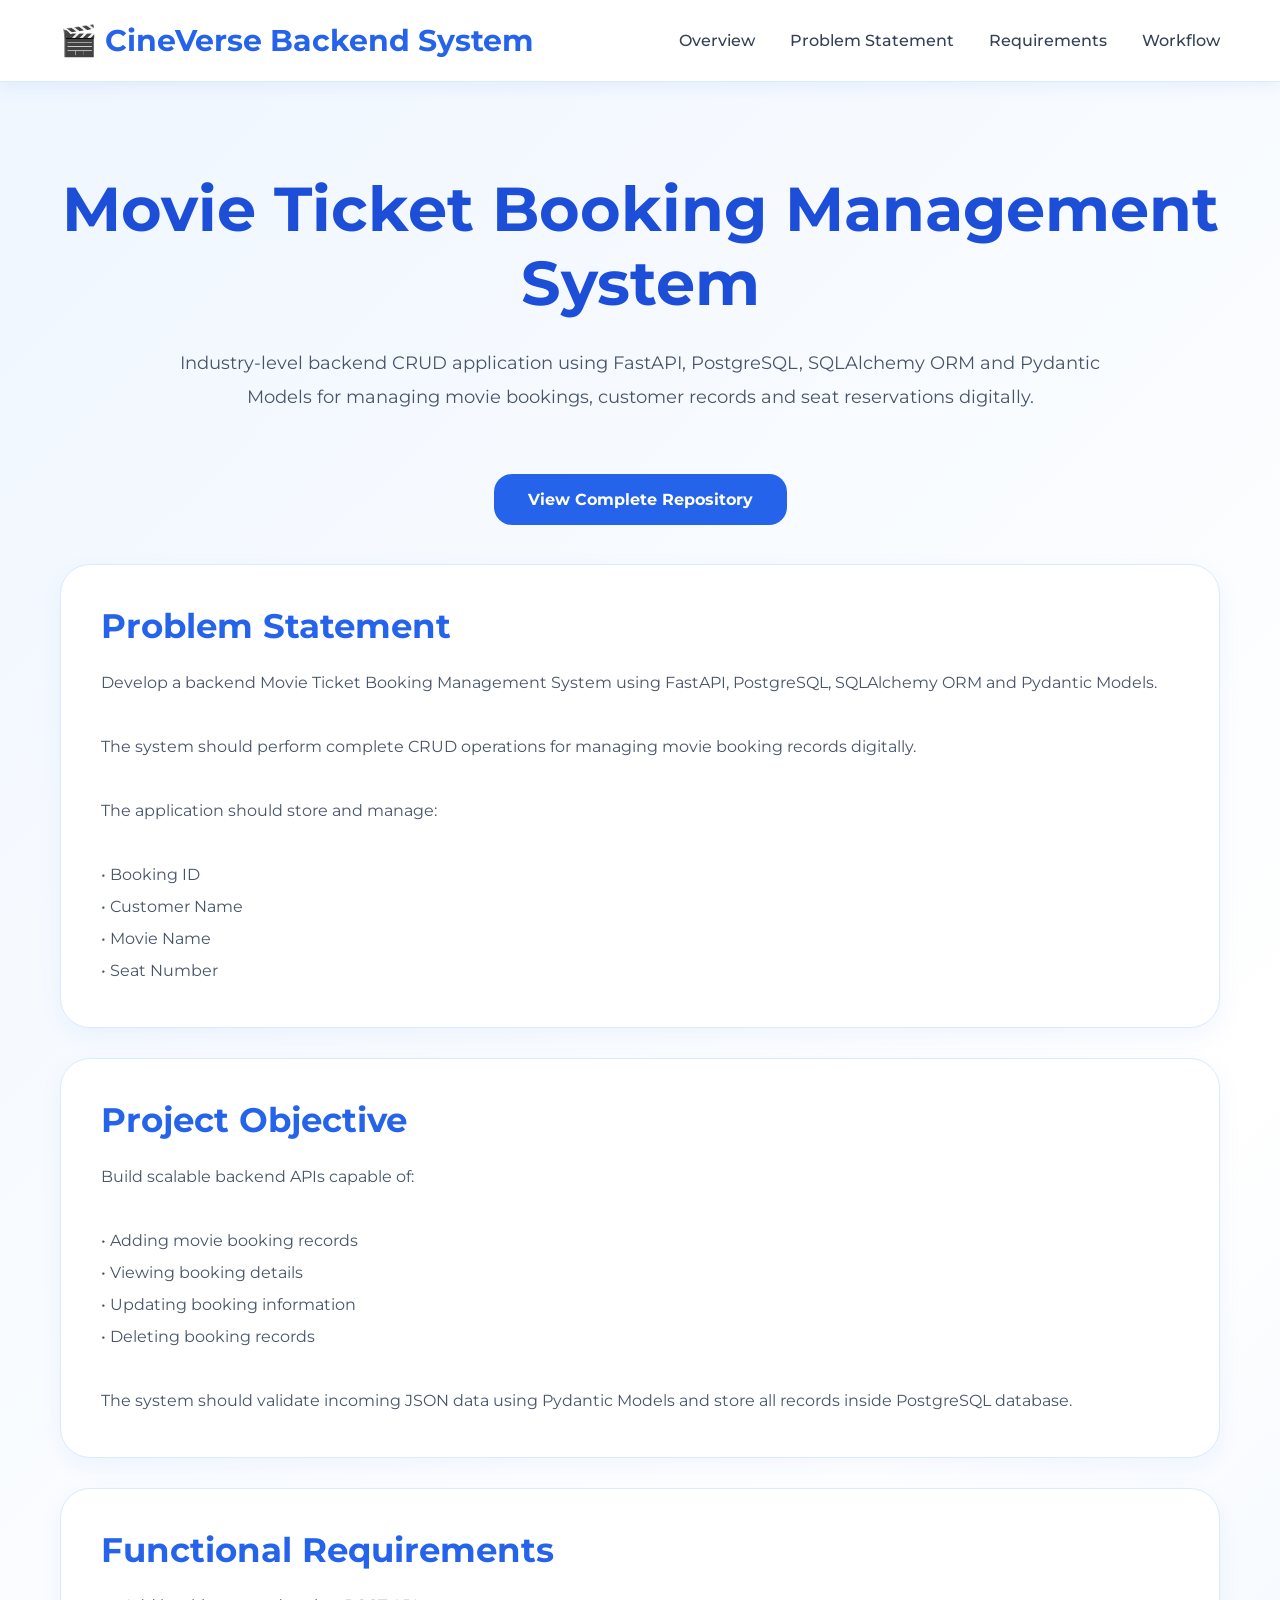
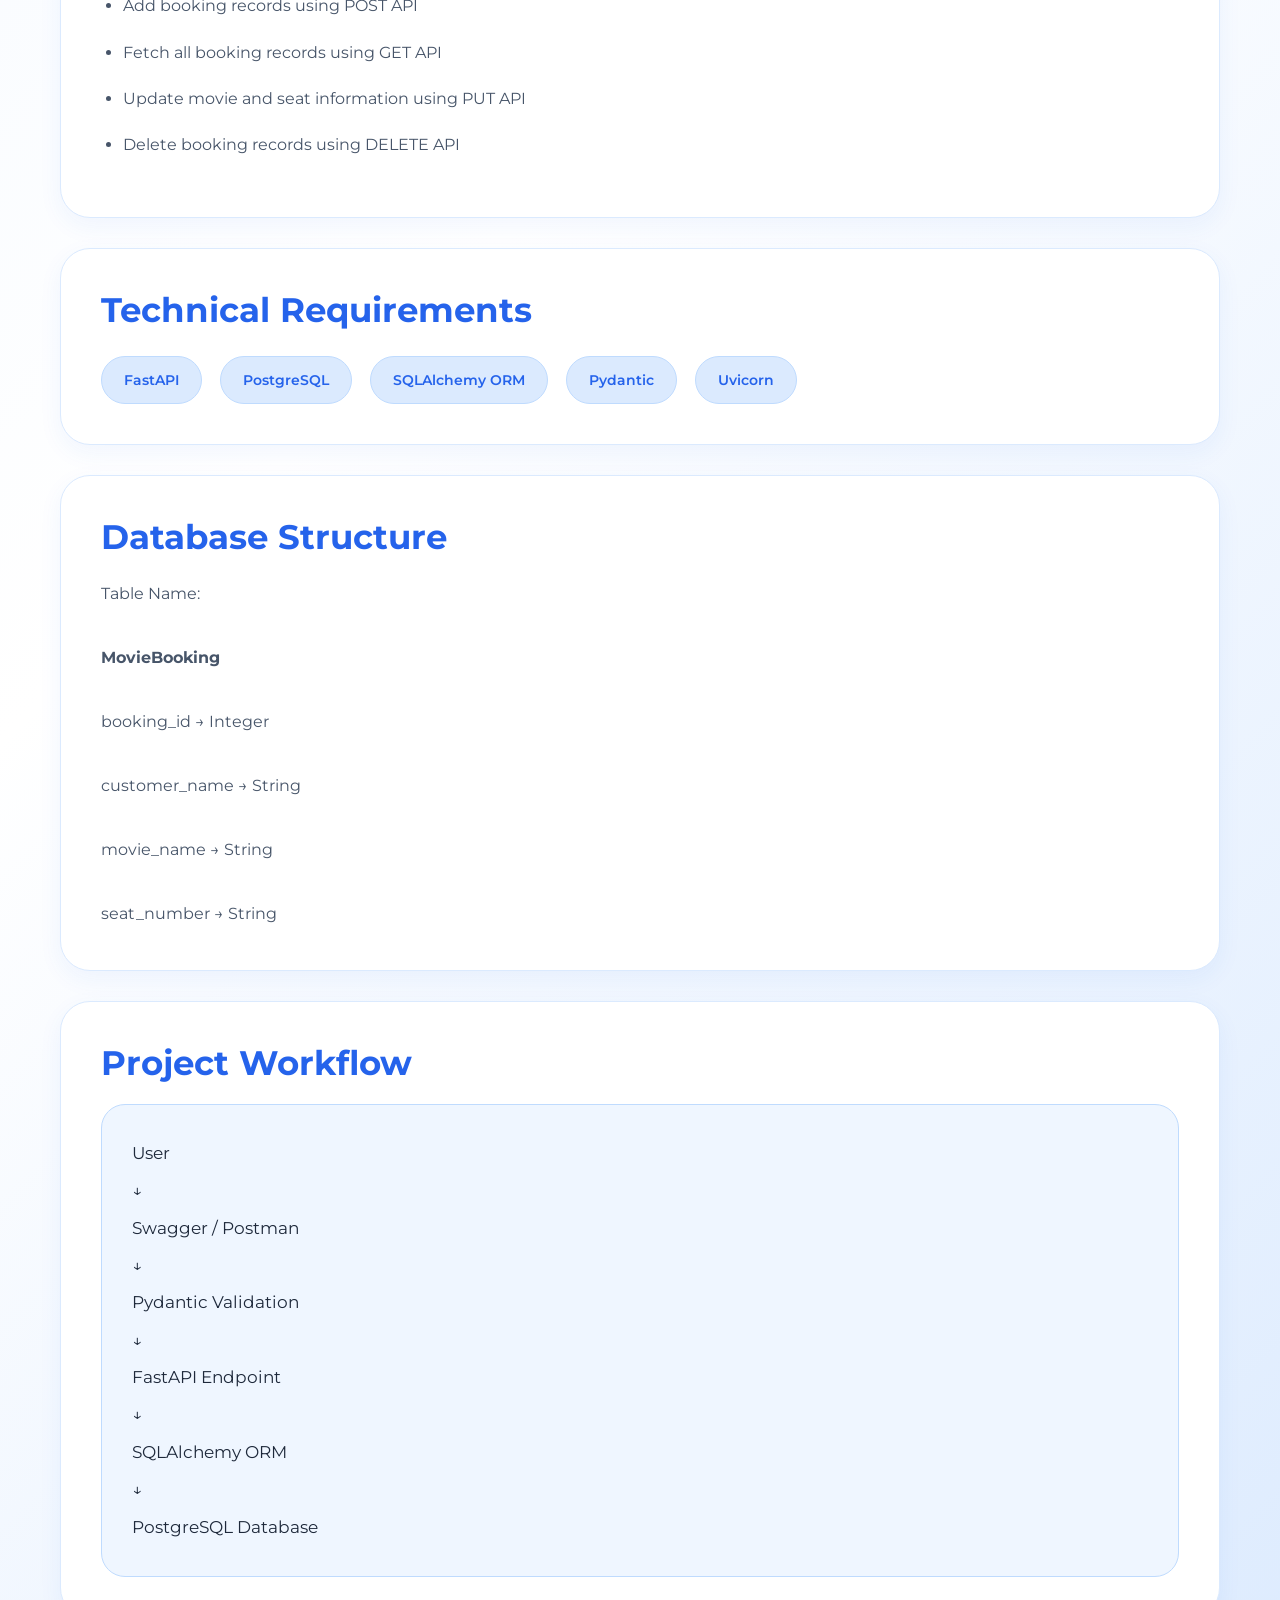
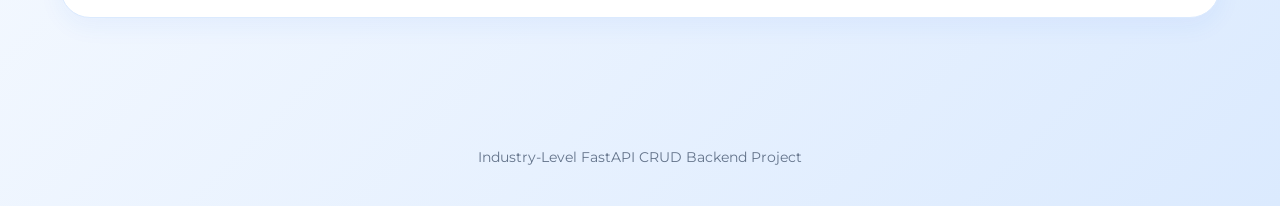
<file: movie_documentation.html>
<!DOCTYPE html>
<html lang="en">

<head>

<meta charset="UTF-8">

<meta name="viewport" content="width=device-width, initial-scale=1.0">

<title>Movie Ticket Booking Management System</title>

<link rel="preconnect" href="https://fonts.googleapis.com">

<link rel="preconnect" href="https://fonts.gstatic.com" crossorigin>

<link href="https://fonts.googleapis.com/css2?family=Montserrat:wght@300;400;500;600;700&display=swap" rel="stylesheet">

<style>

*{
    margin:0;
    padding:0;
    box-sizing:border-box;
    font-family:'Montserrat', sans-serif;

    scroll-behavior:smooth;
}

body{

    background:
    linear-gradient(
        135deg,
        #eff6ff,
        #ffffff,
        #dbeafe
    );

    color:#0f172a;

    min-height:100vh;
}

/* NAVBAR */

nav{

    width:100%;

    padding:22px 60px;

    display:flex;

    justify-content:space-between;

    align-items:center;

    background:white;

    border-bottom:
    1px solid #dbeafe;

    position:sticky;

    top:0;

    z-index:100;

    box-shadow:
    0 5px 15px rgba(37,99,235,0.08);
}

.logo{

    font-size:30px;

    font-weight:700;

    color:#2563eb;
}

nav ul{

    display:flex;

    gap:35px;

    list-style:none;
}

nav ul li a{

    text-decoration:none;

    color:#334155;

    font-weight:500;

    transition:0.3s;
}

nav ul li a:hover{

    color:#2563eb;
}

/* HERO */

.hero{

    width:100%;

    padding:90px 60px 60px;

    text-align:center;
}

.hero h1{

    font-size:62px;

    color:#1d4ed8;

    margin-bottom:25px;

    line-height:1.2;
}

.hero p{

    font-size:18px;

    color:#475569;

    line-height:1.9;

    max-width:950px;

    margin:auto;
}

/* SECTION */

.section{

    width:100%;

    padding:20px 60px 60px;
}

/* ROW CARD */

.row-card{

    width:100%;

    background:white;

    border:
    1px solid #dbeafe;

    border-radius:30px;

    padding:40px;

    margin-bottom:30px;

    transition:0.4s;

    box-shadow:
    0 8px 25px rgba(37,99,235,0.06);
}

.row-card:hover{

    transform:
    translateY(-6px);

    border:
    1px solid #93c5fd;

    box-shadow:
    0 20px 40px rgba(37,99,235,0.12);
}

/* TITLES */

.row-card h2{

    font-size:34px;

    color:#2563eb;

    margin-bottom:20px;
}

/* TEXT */

.row-card p{

    color:#475569;

    line-height:2;

    font-size:16px;
}

/* LIST */

.row-card ul{

    padding-left:22px;
}

.row-card li{

    margin-bottom:16px;

    color:#475569;

    line-height:1.9;
}

/* TAGS */

.tags{

    display:flex;

    flex-wrap:wrap;

    gap:18px;

    margin-top:25px;
}

.tags span{

    padding:14px 22px;

    border-radius:30px;

    background:#dbeafe;

    color:#2563eb;

    border:
    1px solid #bfdbfe;

    font-size:14px;

    font-weight:600;
}

/* WORKFLOW */

.workflow{

    margin-top:20px;

    background:#eff6ff;

    border-radius:24px;

    padding:30px;

    border:
    1px solid #bfdbfe;
}

.workflow p{

    font-size:17px;

    line-height:2.2;

    color:#1e293b;
}

/* FOOTER */

.footer{

    width:100%;

    text-align:center;

    padding:40px;

    color:#64748b;

    font-size:14px;
}


.repo-btn{

display:block;

width:fit-content;

margin:auto;

padding:16px 34px;

text-decoration:none;

font-weight:700;

border-radius:18px;

background:#2563eb;
color:white;

transition:.4s;
}

.repo-btn:hover{

transform:translateY(-4px);
}

/* MOBILE */

@media(max-width:768px){

    nav{

        padding:20px;

        flex-direction:column;

        gap:15px;
    }

    nav ul{

        flex-wrap:wrap;

        justify-content:center;
    }

    .hero,
    .section{

        padding:25px;
    }

    .hero h1{

        font-size:38px;
    }

    .row-card{

        padding:28px;
    }

    .row-card h2{

        font-size:28px;
    }
}

</style>

</head>

<body>

<!-- NAVBAR -->

<nav>

    <div class="logo">

        🎬 CineVerse Backend System

    </div>

    <ul>

        <li><a href="#overview">Overview</a></li>

        <li><a href="#problem">Problem Statement</a></li>

        <li><a href="#requirements">Requirements</a></li>

        <li><a href="#workflow-section">Workflow</a></li>

    </ul>

</nav>

<!-- HERO -->

<div class="hero" id="overview">

    <h1>

        Movie Ticket Booking Management System

    </h1>

    <p>

        Industry-level backend CRUD application using
        FastAPI, PostgreSQL, SQLAlchemy ORM and
        Pydantic Models for managing movie bookings,
        customer records and seat reservations digitally.

    </p>

</div>

 <a
href="https://github.com/gursewaksingh97/fastapi-movie-ticket-booking-system"
class="repo-btn">

View Complete Repository


</a>
<br>

<!-- MAIN SECTION -->

<div class="section">

    <!-- PROBLEM STATEMENT -->

    <div class="row-card" id="problem">

        <h2>Problem Statement</h2>

        <p>

            Develop a backend Movie Ticket Booking
            Management System using FastAPI,
            PostgreSQL, SQLAlchemy ORM and
            Pydantic Models.

            <br><br>

            The system should perform complete
            CRUD operations for managing
            movie booking records digitally.

            <br><br>

            The application should store and manage:

            <br><br>

            • Booking ID <br>
            • Customer Name <br>
            • Movie Name <br>
            • Seat Number

        </p>

    </div>

    <!-- OBJECTIVE -->

    <div class="row-card">

        <h2>Project Objective</h2>

        <p>

            Build scalable backend APIs capable of:

            <br><br>

            • Adding movie booking records <br>
            • Viewing booking details <br>
            • Updating booking information <br>
            • Deleting booking records

            <br><br>

            The system should validate incoming
            JSON data using Pydantic Models and
            store all records inside PostgreSQL database.

        </p>

    </div>

    <!-- FUNCTIONAL REQUIREMENTS -->

    <div class="row-card" id="requirements">

        <h2>Functional Requirements</h2>

        <ul>

            <li>
                Add booking records using POST API
            </li>

            <li>
                Fetch all booking records using GET API
            </li>

            <li>
                Update movie and seat information using PUT API
            </li>

            <li>
                Delete booking records using DELETE API
            </li>

        </ul>

    </div>

    <!-- TECHNICAL REQUIREMENTS -->

    <div class="row-card">

        <h2>Technical Requirements</h2>

        <div class="tags">

            <span>FastAPI</span>

            <span>PostgreSQL</span>

            <span>SQLAlchemy ORM</span>

            <span>Pydantic</span>

            <span>Uvicorn</span>

        </div>

    </div>

    <!-- DATABASE -->

    <div class="row-card">

        <h2>Database Structure</h2>

        <p>

            Table Name:

            <br><br>

            <b>MovieBooking</b>

            <br><br>

            booking_id → Integer <br><br>

            customer_name → String <br><br>

            movie_name → String <br><br>

            seat_number → String

        </p>

    </div>

    <!-- WORKFLOW -->

    <div class="row-card" id="workflow-section">

        <h2>Project Workflow</h2>

        <div class="workflow">

            <p>

                User

                <br> ↓ <br>

                Swagger / Postman

                <br> ↓ <br>

                Pydantic Validation

                <br> ↓ <br>

                FastAPI Endpoint

                <br> ↓ <br>

                SQLAlchemy ORM

                <br> ↓ <br>

                PostgreSQL Database

            </p>

        </div>

    </div>

</div>

<!-- FOOTER -->

<div class="footer">

    Industry-Level FastAPI CRUD Backend Project

</div>

</body>

</html>
</file>
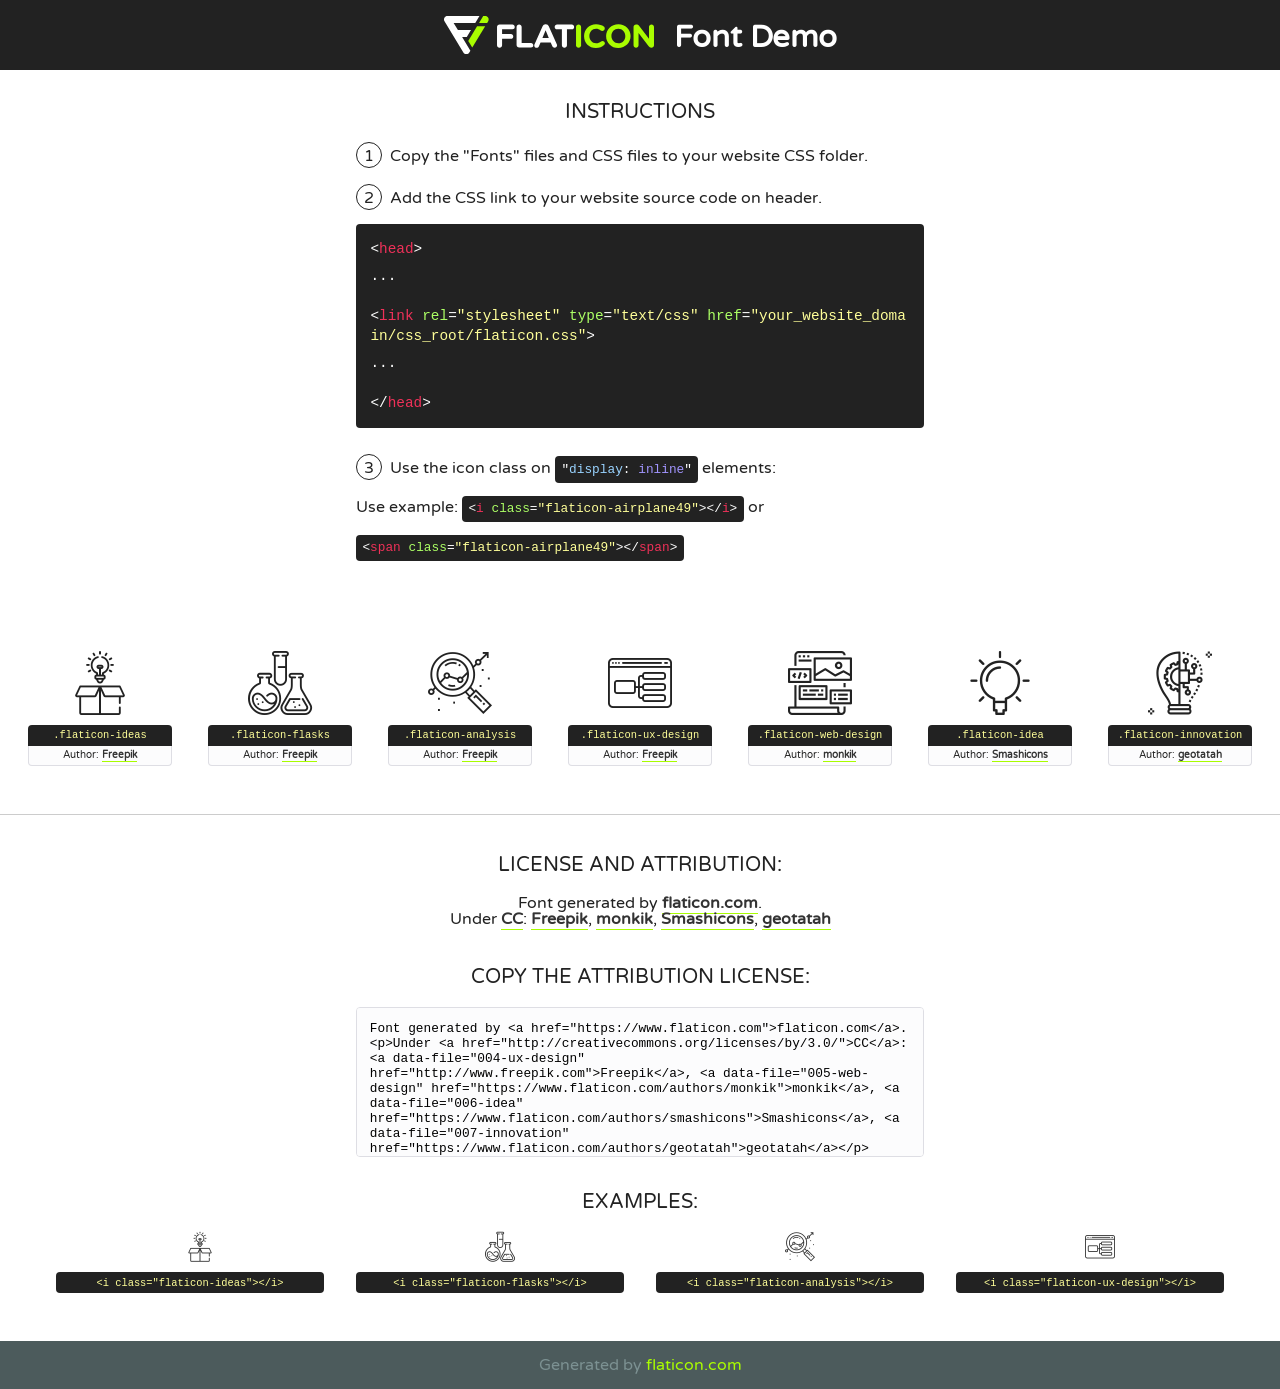
<file: fonts/flaticon/font/flaticon.html>
<!DOCTYPE html>
<!--
  Flaticon icon font: Flaticon
  Creation date: 20/03/2019 02:18
-->
<html>
<!DOCTYPE html>
<html>

<head>
    <title>Flaticon WebFont</title>
    <link href="http://fonts.googleapis.com/css?family=Varela+Round" rel="stylesheet" type="text/css" />
    <link rel="stylesheet" type="text/css" href="flaticon.css">
    <meta charset="UTF-8">
    <style>
    html, body, div, span, applet, object, iframe,
    h1, h2, h3, h4, h5, h6, p, blockquote, pre,
    a, abbr, acronym, address, big, cite, code,
    del, dfn, em, img, ins, kbd, q, s, samp,
    small, strike, strong, sub, sup, tt, var,
    b, u, i, center,
    dl, dt, dd, ol, ul, li,
    fieldset, form, label, legend,
    table, caption, tbody, tfoot, thead, tr, th, td,
    article, aside, canvas, details, embed, 
    figure, figcaption, footer, header, hgroup, 
    menu, nav, output, ruby, section, summary,
    time, mark, audio, video {
        margin: 0;
        padding: 0;
        border: 0;
        font-size: 100%;
        font: inherit;
        vertical-align: baseline;
    }
    /* HTML5 display-role reset for older browsers */
    article, aside, details, figcaption, figure, 
    footer, header, hgroup, menu, nav, section {
        display: block;
    }
    body {
        line-height: 1;
    }
    ol, ul {
        list-style: none;
    }
    blockquote, q {
        quotes: none;
    }
    blockquote:before, blockquote:after,
    q:before, q:after {
        content: '';
        content: none;
    }
    table {
        border-collapse: collapse;
        border-spacing: 0;
    }
    body {
        font-family: 'Varela Round', Helvetica, Arial, sans-serif;
        font-size: 16px;
        color: #222;
    }
    a {
        color: #333;
        border-bottom: 1px solid #a9fd00;
        font-weight: bold;
        text-decoration: none;
    }
    * {
        -moz-box-sizing: border-box;
        -webkit-box-sizing: border-box;
        box-sizing: border-box;
        margin: 0;
        padding: 0;
    }
    [class^="flaticon-"]:before, [class*=" flaticon-"]:before, [class^="flaticon-"]:after, [class*=" flaticon-"]:after {
        font-family: Flaticon;
        font-size: 30px;
        font-style: normal;
        margin-left: 20px;
        color: #333;
    }
    .wrapper {
        max-width: 600px;
        margin: auto;
        padding: 0 1em;
    }
    .title {
        font-size: 1.25em;
        text-align: center;
        margin-bottom: 1em;
        text-transform: uppercase;
    }
    header {
        text-align: center;
        background-color: #222;
        color: #fff;
        padding: 1em;
    }
    header .logo {
        width: 210px;
        height: 38px;
        display: inline-block;
        vertical-align: middle;
        margin-right: 1em;
        border: none;
    }
    header strong {
        font-size: 1.95em;
        font-weight: bold;
        vertical-align: middle;
        margin-top: 5px;
        display: inline-block;
    }
    .demo {
        margin: 2em auto;
        line-height: 1.25em;
    }
    .demo ul li {
        margin-bottom: 1em;
    }
    .demo ul li .num {
        color: #222;
        border-radius: 20px;
        display: inline-block;
        width: 26px;
        padding: 3px;
        height: 26px;
        text-align: center;
        margin-right: 0.5em;
        border: 1px solid #222;
    }
    .demo ul li code {
        background-color: #222;
        border-radius: 4px;
        padding: 0.25em 0.5em;
        display: inline-block;
        color: #fff;
        font-family: Consolas,Monaco,Lucida Console,Liberation Mono,DejaVu Sans Mono,Bitstream Vera Sans Mono,Courier New, monospace;
        font-weight: lighter;
        margin-top: 1em;
        font-size: 0.8em;
        word-break: break-all;
    }
    .demo ul li code.big {
        padding: 1em;
        font-size: 0.9em;
    }
    .demo ul li code .red {
        color: #EF3159;
    }
    .demo ul li code .green {
        color: #ACFF65;
    }
    .demo ul li code .yellow {
        color: #FFFF99;
    }
    .demo ul li code .blue {
        color: #99D3FF;
    }
    .demo ul li code .purple {
        color: #A295FF;
    }
    .demo ul li code .dots {
        margin-top: 0.5em;
        display: block;
    }
    #glyphs {
        border-bottom: 1px solid #ccc;
        padding: 2em 0;
        text-align: center;
    }
    .glyph {
        display: inline-block;
        width: 9em;
        margin: 1em;
        text-align: center;
        vertical-align: top;
        background: #FFF;
    }
    .glyph .glyph-icon {
        padding: 10px;
        display: block;
        font-family:"Flaticon";
        font-size: 64px;
        line-height: 1;
    }
    .glyph .glyph-icon:before {
        font-size: 64px;
        color: #222;
        margin-left: 0;
    }
    .class-name {
        font-size: 0.65em;
        background-color: #222;
        color: #fff;
        border-radius: 4px 4px 0 0;
        padding: 0.5em;
        color: #FFFF99;
        font-family: Consolas,Monaco,Lucida Console,Liberation Mono,DejaVu Sans Mono,Bitstream Vera Sans Mono,Courier New, monospace;
    }
    .author-name {
        font-size: 0.6em;
        background-color: #fcfcfd;
        border: 1px solid #DEDEE4;
        border-top: 0;
        border-radius: 0 0 4px 4px;
        padding: 0.5em;
    }
    .class-name:last-child {
        font-size: 10px;
        color:#888;
    }
    .class-name:last-child a {
        font-size: 10px;
        color:#555;
    }
    .class-name:last-child a:hover {
        color:#a9fd00;
    }
    .glyph > input {
        display: block;
        width: 100px;
        margin: 5px auto;
        text-align: center;
        font-size: 12px;
        cursor: text;
    }
    .glyph > input.icon-input {
        font-family:"Flaticon";
        font-size: 16px;
        margin-bottom: 10px;
    }
    .attribution .title {
        margin-top: 2em;
    }
    .attribution textarea {
        background-color: #fcfcfd;
        padding: 1em;
        border: none;
        box-shadow: none;
        border: 1px solid #DEDEE4;
        border-radius: 4px;
        resize: none;
        width: 100%;
        height: 150px;
        font-size: 0.8em;
        font-family: Consolas,Monaco,Lucida Console,Liberation Mono,DejaVu Sans Mono,Bitstream Vera Sans Mono,Courier New, monospace;
        -webkit-appearance: none;
    }
    .iconsuse {
        margin: 2em auto;
        text-align: center;
        max-width: 1200px;
    }
    .iconsuse:after {
        content: '';
        display: table;
        clear: both;
    }
    .iconsuse .image {
        float: left;
        width: 25%;
        padding: 0 1em;
    }
    .iconsuse .image p {
        margin-bottom: 1em;
    }
    .iconsuse .image span {
        display: block;
        font-size: 0.65em;
        background-color: #222;
        color: #fff;
        border-radius: 4px;
        padding: 0.5em;
        color: #FFFF99;
        margin-top: 1em;
        font-family: Consolas,Monaco,Lucida Console,Liberation Mono,DejaVu Sans Mono,Bitstream Vera Sans Mono,Courier New, monospace;
    }
    #footer {
        text-align: center;
        background-color: #4C5B5C;
        color: #7c9192;
        padding: 1em;
    }
    #footer a {
        border: none;
        color: #a9fd00;
        font-weight: normal;
    }
    @media (max-width: 960px) {
        .iconsuse .image {
            width: 50%;
        }
    }
    @media (max-width: 560px) {
        .iconsuse .image {
            width: 100%;
        }
    }
    </style>
</head>

<body class="characters-off">

    <header>
        <a href="https://www.flaticon.com" target="_blank" class="logo">
            <svg version="1.1" xmlns="http://www.w3.org/2000/svg" xmlns:xlink="http://www.w3.org/1999/xlink" xmlns:a="http://ns.adobe.com/AdobeSVGViewerExtensions/3.0/" viewBox="0 0 560.875 102.036" enable-background="new 0 0 560.875 102.036" xml:space="preserve">
                <defs>
                </defs>
                <g>
                    <g class="letters">
                        <path fill="#ffffff" d="M141.596,29.675c0-3.777,2.985-6.767,6.764-6.767h34.438c3.426,0,6.15,2.728,6.15,6.15
                        c0,3.43-2.724,6.149-6.15,6.149h-27.674v13.091h23.719c3.429,0,6.151,2.724,6.151,6.15c0,3.43-2.723,6.149-6.151,6.149h-23.719
                        v17.574c0,3.773-2.986,6.761-6.764,6.761c-3.779,0-6.764-2.989-6.764-6.761V29.675z"></path>
                        <path fill="#ffffff" d="M193.844,29.149c0-3.781,2.985-6.767,6.764-6.767c3.776,0,6.763,2.985,6.763,6.767v42.957h25.039
                        c3.426,0,6.149,2.726,6.149,6.153c0,3.425-2.723,6.15-6.149,6.15h-31.802c-3.779,0-6.764-2.986-6.764-6.768V29.149z"></path>
                        <path fill="#ffffff" d="M241.891,75.71l21.438-48.407c1.492-3.341,4.215-5.357,7.906-5.357h0.792
                        c3.686,0,6.323,2.017,7.815,5.357l21.439,48.407c0.436,0.967,0.701,1.845,0.701,2.723c0,3.602-2.809,6.501-6.414,6.501
                        c-3.161,0-5.269-1.845-6.499-4.655l-4.132-9.661h-27.059l-4.301,10.102c-1.144,2.631-3.426,4.214-6.237,4.214
                        c-3.517,0-6.24-2.81-6.24-6.325C241.1,77.64,241.451,76.677,241.891,75.71z M279.932,58.666l-8.521-20.297l-8.526,20.297H279.932
                        z"></path>
                        <path fill="#ffffff" d="M314.864,35.387H301.86c-3.429,0-6.239-2.813-6.239-6.238c0-3.429,2.811-6.24,6.239-6.24h39.533
                        c3.426,0,6.237,2.811,6.237,6.24c0,3.425-2.811,6.238-6.237,6.238h-13.001v42.785c0,3.773-2.99,6.761-6.764,6.761
                        c-3.779,0-6.764-2.989-6.764-6.761V35.387z"></path>
                        <path fill="#A9FD00" d="M352.615,29.149c0-3.781,2.985-6.767,6.767-6.767c3.774,0,6.761,2.985,6.761,6.767v49.024
                        c0,3.773-2.987,6.761-6.761,6.761c-3.781,0-6.767-2.989-6.767-6.761V29.149z"></path>
                        <path fill="#A9FD00" d="M374.132,53.836v-0.179c0-17.481,13.178-31.801,32.065-31.801c9.22,0,15.459,2.458,20.557,6.238
                        c1.402,1.054,2.637,2.985,2.637,5.357c0,3.692-2.985,6.59-6.681,6.59c-1.845,0-3.071-0.702-4.044-1.319
                        c-3.776-2.813-7.729-4.393-12.562-4.393c-10.364,0-17.831,8.611-17.831,19.154v0.173c0,10.542,7.291,19.329,17.831,19.329
                        c5.715,0,9.492-1.756,13.359-4.834c1.049-0.874,2.458-1.491,4.039-1.491c3.429,0,6.325,2.813,6.325,6.236
                        c0,2.106-1.056,3.78-2.282,4.834c-5.539,4.834-12.036,7.733-21.878,7.733C387.572,85.464,374.132,71.493,374.132,53.836z"></path>
                        <path fill="#A9FD00" d="M433.009,53.836v-0.179c0-17.481,13.79-31.801,32.766-31.801c18.981,0,32.592,14.143,32.592,31.628v0.173
                        c0,17.483-13.785,31.807-32.769,31.807C446.625,85.464,433.009,71.32,433.009,53.836z M484.224,53.836v-0.179
                        c0-10.539-7.725-19.326-18.626-19.326c-10.893,0-18.449,8.611-18.449,19.154v0.173c0,10.542,7.73,19.329,18.626,19.329
                        C476.676,72.986,484.224,64.378,484.224,53.836z"></path>
                        <path fill="#A9FD00" d="M506.233,29.321c0-3.774,2.99-6.763,6.767-6.763h1.401c3.252,0,5.183,1.583,7.029,3.953l26.093,34.265
                        V29.059c0-3.692,2.99-6.677,6.681-6.677c3.683,0,6.671,2.985,6.671,6.677v48.934c0,3.78-2.987,6.765-6.764,6.765h-0.436
                        c-3.257,0-5.188-1.581-7.034-3.953l-27.056-35.492v32.944c0,3.687-2.985,6.676-6.678,6.676c-3.683,0-6.673-2.989-6.673-6.676
                        V29.321z"></path>
                    </g>
                    <g class="insignia">
                        <path fill="#ffffff" d="M48.372,56.137h12.517l11.156-18.537H37.186L25.688,18.539h57.825L94.668,0H9.271
                        C5.925,0,2.842,1.801,1.198,4.716c-1.644,2.907-1.593,6.482,0.134,9.343l50.38,83.501c1.678,2.781,4.689,4.476,7.938,4.476
                        c3.246,0,6.257-1.695,7.935-4.476l2.898-4.804L48.372,56.137z"></path>
                        <g class="i">
                            <path fill="#A9FD00" d="M93.575,18.539h0.031v0.004l21.652,0.004l2.705-4.488c1.727-2.861,1.778-6.436,0.133-9.343
                            C116.454,1.801,113.371,0,110.026,0h-5.294L93.575,18.539z"></path>
                            <polygon fill="#A9FD00" points="88.291,27.356 64.725,66.486 75.519,84.404 109.942,27.356"></polygon>
                        </g>
                    </g>
                </g>
            </svg>
        </a>
        <strong>Font Demo</strong>
    </header>


    <section class="demo wrapper">

        <p class="title">Instructions</p>

        <ul>
            <li>
                <span class="num">1</span>Copy the "Fonts" files and CSS files to your website CSS folder.
            </li>
            <li>
                <span class="num">2</span>Add the CSS link to your website source code on header.
                <code class="big">
                    &lt;<span class="red">head</span>&gt;
                    <br/><span class="dots">...</span>
                    <br/>&lt;<span class="red">link</span> <span class="green">rel</span>=<span class="yellow">"stylesheet"</span> <span class="green">type</span>=<span class="yellow">"text/css"</span> <span class="green">href</span>=<span class="yellow">"your_website_domain/css_root/flaticon.css"</span>&gt;
                    <br/><span class="dots">...</span>
                    <br/>&lt;/<span class="red">head</span>&gt;
                </code>
            </li>

            <li>
                <p>
                    <span class="num">3</span>Use the icon class on <code>"<span class="blue">display</span>:<span class="purple"> inline</span>"</code> elements:
                    <br />
                    Use example: <code>&lt;<span class="red">i</span> <span class="green">class</span>=<span class="yellow">&quot;flaticon-airplane49&quot;</span>&gt;&lt;/<span class="red">i</span>&gt;</code> or <code>&lt;<span class="red">span</span> <span class="green">class</span>=<span class="yellow">&quot;flaticon-airplane49&quot;</span>&gt;&lt;/<span class="red">span</span>&gt;</code>
            </li>
        </ul>

    </section>




   <section id="glyphs">          
    
      
        <div class="glyph"><div class="glyph-icon flaticon-ideas"></div>
            <div class="class-name">.flaticon-ideas</div>
            <div class="author-name">Author: <a data-file="001-ideas" href="http://www.freepik.com">Freepik</a> </div> 
        </div>        
        
        <div class="glyph"><div class="glyph-icon flaticon-flasks"></div>
            <div class="class-name">.flaticon-flasks</div>
            <div class="author-name">Author: <a data-file="002-flasks" href="http://www.freepik.com">Freepik</a> </div> 
        </div>        
        
        <div class="glyph"><div class="glyph-icon flaticon-analysis"></div>
            <div class="class-name">.flaticon-analysis</div>
            <div class="author-name">Author: <a data-file="003-analysis" href="http://www.freepik.com">Freepik</a> </div> 
        </div>        
        
        <div class="glyph"><div class="glyph-icon flaticon-ux-design"></div>
            <div class="class-name">.flaticon-ux-design</div>
            <div class="author-name">Author: <a data-file="004-ux-design" href="http://www.freepik.com">Freepik</a> </div> 
        </div>        
        
        <div class="glyph"><div class="glyph-icon flaticon-web-design"></div>
            <div class="class-name">.flaticon-web-design</div>
            <div class="author-name">Author: <a data-file="005-web-design" href="https://www.flaticon.com/authors/monkik">monkik</a> </div> 
        </div>        
        
        <div class="glyph"><div class="glyph-icon flaticon-idea"></div>
            <div class="class-name">.flaticon-idea</div>
            <div class="author-name">Author: <a data-file="006-idea" href="https://www.flaticon.com/authors/smashicons">Smashicons</a> </div> 
        </div>        
        
        <div class="glyph"><div class="glyph-icon flaticon-innovation"></div>
            <div class="class-name">.flaticon-innovation</div>
            <div class="author-name">Author: <a data-file="007-innovation" href="https://www.flaticon.com/authors/geotatah">geotatah</a> </div> 
        </div>        
        

    </section>



    <section class="attribution wrapper"   style="text-align:center;">

      <div class="title">License and attribution:</div><div class="attrDiv">Font generated by <a href="https://www.flaticon.com">flaticon.com</a>. <div><p>Under <a href="http://creativecommons.org/licenses/by/3.0/">CC</a>: <a data-file="004-ux-design" href="http://www.freepik.com">Freepik</a>, <a data-file="005-web-design" href="https://www.flaticon.com/authors/monkik">monkik</a>, <a data-file="006-idea" href="https://www.flaticon.com/authors/smashicons">Smashicons</a>, <a data-file="007-innovation" href="https://www.flaticon.com/authors/geotatah">geotatah</a></p>  </div>
      </div>
      <div class="title">Copy the Attribution License:</div>

    <textarea onclick="this.focus();this.select();">Font generated by &lt;a href=&quot;https://www.flaticon.com&quot;&gt;flaticon.com&lt;/a&gt;. <p>Under <a href="http://creativecommons.org/licenses/by/3.0/">CC</a>: <a data-file="004-ux-design" href="http://www.freepik.com">Freepik</a>, <a data-file="005-web-design" href="https://www.flaticon.com/authors/monkik">monkik</a>, <a data-file="006-idea" href="https://www.flaticon.com/authors/smashicons">Smashicons</a>, <a data-file="007-innovation" href="https://www.flaticon.com/authors/geotatah">geotatah</a></p>  
     </textarea>

    </section>

    <section class="iconsuse">

          <div class="title">Examples:</div>            
             
            <div class="image">
                <p>
                    <i class="glyph-icon flaticon-ideas"></i> 
                    <span>&lt;i class=&quot;flaticon-ideas&quot;&gt;&lt;/i&gt;</span>
                </p>
            </div>
            
            <div class="image">
                <p>
                    <i class="glyph-icon flaticon-flasks"></i> 
                    <span>&lt;i class=&quot;flaticon-flasks&quot;&gt;&lt;/i&gt;</span>
                </p>
            </div>
            
            <div class="image">
                <p>
                    <i class="glyph-icon flaticon-analysis"></i> 
                    <span>&lt;i class=&quot;flaticon-analysis&quot;&gt;&lt;/i&gt;</span>
                </p>
            </div>
            
            <div class="image">
                <p>
                    <i class="glyph-icon flaticon-ux-design"></i> 
                    <span>&lt;i class=&quot;flaticon-ux-design&quot;&gt;&lt;/i&gt;</span>
                </p>
            </div>
                       
        </div>
                            
    </section>

<div id="footer">
    <div>Generated by <a href="https://www.flaticon.com">flaticon.com</a>
    </div>
</div>



</body>
</html>
</file>
<file: css/flaticon.css>
/*
  	Flaticon icon font: Flaticon
  	Creation date: 04/01/2019 13:45
  	*/


@font-face {
  font-family: "Flaticon";
  src: url("../fonts/flaticon/font/Flaticon.eot");
  src: url("../fonts/flaticon/font/Flaticon.eot?#iefix") format("embedded-opentype"),
       url("../fonts/flaticon/font/Flaticon.woff") format("woff"),
       url("../fonts/flaticon/font/Flaticon.ttf") format("truetype"),
       url("../fonts/flaticon/font/Flaticon.svg#Flaticon") format("svg");
  font-weight: normal;
  font-style: normal;
}

@media screen and (-webkit-min-device-pixel-ratio:0) {
  @font-face {
    font-family: "Flaticon";
    src: url("../fonts/flaticon/font/Flaticon.svg#Flaticon") format("svg");
  }
}

[class^="flaticon-"]:before, [class*=" flaticon-"]:before,
[class^="flaticon-"]:after, [class*=" flaticon-"]:after {   
  font-family: Flaticon;
  font-style: normal;
  font-weight: normal;
  font-variant: normal;
  text-transform: none;
  line-height: 1;

  /* Better Font Rendering =========== */
  -webkit-font-smoothing: antialiased;
  -moz-osx-font-smoothing: grayscale;
}

.flaticon-ideas:before { content: "\f100"; }
.flaticon-flasks:before { content: "\f101"; }
.flaticon-analysis:before { content: "\f102"; }
.flaticon-ux-design:before { content: "\f103"; }
.flaticon-web-design:before { content: "\f104"; }
.flaticon-idea:before { content: "\f105"; }
.flaticon-innovation:before { content: "\f106"; }
</file>
<file: css/icomoon.css>
@font-face {
  font-family: 'icomoon';
  src:  url('../fonts/icomoon/icomoon.eot?6tt51o');
  src:  url('../fonts/icomoon/icomoon.eot?6tt51o#iefix') format('embedded-opentype'),
    url('../fonts/icomoon/icomoon.ttf?6tt51o') format('truetype'),
    url('../fonts/icomoon/icomoon.woff?6tt51o') format('woff'),
    url('../fonts/icomoon/icomoon.svg?6tt51o#icomoon') format('svg');
  font-weight: normal;
  font-style: normal;
}

[class^="icon-"], [class*=" icon-"] {
  /* use !important to prevent issues with browser extensions that change fonts */
  font-family: 'icomoon' !important;
  speak: none;
  font-style: normal;
  font-weight: normal;
  font-variant: normal;
  text-transform: none;
  line-height: 1;

  /* Better Font Rendering =========== */
  -webkit-font-smoothing: antialiased;
  -moz-osx-font-smoothing: grayscale;
}

.icon-asterisk:before {
  content: "\f069";
}
.icon-plus:before {
  content: "\f067";
}
.icon-question:before {
  content: "\f128";
}
.icon-minus:before {
  content: "\f068";
}
.icon-glass:before {
  content: "\f000";
}
.icon-music:before {
  content: "\f001";
}
.icon-search:before {
  content: "\f002";
}
.icon-envelope-o:before {
  content: "\f003";
}
.icon-heart:before {
  content: "\f004";
}
.icon-star:before {
  content: "\f005";
}
.icon-star-o:before {
  content: "\f006";
}
.icon-user:before {
  content: "\f007";
}
.icon-film:before {
  content: "\f008";
}
.icon-th-large:before {
  content: "\f009";
}
.icon-th:before {
  content: "\f00a";
}
.icon-th-list:before {
  content: "\f00b";
}
.icon-check:before {
  content: "\f00c";
}
.icon-close:before {
  content: "\f00d";
}
.icon-remove:before {
  content: "\f00d";
}
.icon-times:before {
  content: "\f00d";
}
.icon-search-plus:before {
  content: "\f00e";
}
.icon-search-minus:before {
  content: "\f010";
}
.icon-power-off:before {
  content: "\f011";
}
.icon-signal:before {
  content: "\f012";
}
.icon-cog:before {
  content: "\f013";
}
.icon-gear:before {
  content: "\f013";
}
.icon-trash-o:before {
  content: "\f014";
}
.icon-home:before {
  content: "\f015";
}
.icon-file-o:before {
  content: "\f016";
}
.icon-clock-o:before {
  content: "\f017";
}
.icon-road:before {
  content: "\f018";
}
.icon-download:before {
  content: "\f019";
}
.icon-arrow-circle-o-down:before {
  content: "\f01a";
}
.icon-arrow-circle-o-up:before {
  content: "\f01b";
}
.icon-inbox:before {
  content: "\f01c";
}
.icon-play-circle-o:before {
  content: "\f01d";
}
.icon-repeat:before {
  content: "\f01e";
}
.icon-rotate-right:before {
  content: "\f01e";
}
.icon-refresh:before {
  content: "\f021";
}
.icon-list-alt:before {
  content: "\f022";
}
.icon-lock:before {
  content: "\f023";
}
.icon-flag:before {
  content: "\f024";
}
.icon-headphones:before {
  content: "\f025";
}
.icon-volume-off:before {
  content: "\f026";
}
.icon-volume-down:before {
  content: "\f027";
}
.icon-volume-up:before {
  content: "\f028";
}
.icon-qrcode:before {
  content: "\f029";
}
.icon-barcode:before {
  content: "\f02a";
}
.icon-tag:before {
  content: "\f02b";
}
.icon-tags:before {
  content: "\f02c";
}
.icon-book:before {
  content: "\f02d";
}
.icon-bookmark:before {
  content: "\f02e";
}
.icon-print:before {
  content: "\f02f";
}
.icon-camera:before {
  content: "\f030";
}
.icon-font:before {
  content: "\f031";
}
.icon-bold:before {
  content: "\f032";
}
.icon-italic:before {
  content: "\f033";
}
.icon-text-height:before {
  content: "\f034";
}
.icon-text-width:before {
  content: "\f035";
}
.icon-align-left:before {
  content: "\f036";
}
.icon-align-center:before {
  content: "\f037";
}
.icon-align-right:before {
  content: "\f038";
}
.icon-align-justify:before {
  content: "\f039";
}
.icon-list:before {
  content: "\f03a";
}
.icon-dedent:before {
  content: "\f03b";
}
.icon-outdent:before {
  content: "\f03b";
}
.icon-indent:before {
  content: "\f03c";
}
.icon-video-camera:before {
  content: "\f03d";
}
.icon-image:before {
  content: "\f03e";
}
.icon-photo:before {
  content: "\f03e";
}
.icon-picture-o:before {
  content: "\f03e";
}
.icon-pencil:before {
  content: "\f040";
}
.icon-map-marker:before {
  content: "\f041";
}
.icon-adjust:before {
  content: "\f042";
}
.icon-tint:before {
  content: "\f043";
}
.icon-edit:before {
  content: "\f044";
}
.icon-pencil-square-o:before {
  content: "\f044";
}
.icon-share-square-o:before {
  content: "\f045";
}
.icon-check-square-o:before {
  content: "\f046";
}
.icon-arrows:before {
  content: "\f047";
}
.icon-step-backward:before {
  content: "\f048";
}
.icon-fast-backward:before {
  content: "\f049";
}
.icon-backward:before {
  content: "\f04a";
}
.icon-play:before {
  content: "\f04b";
}
.icon-pause:before {
  content: "\f04c";
}
.icon-stop:before {
  content: "\f04d";
}
.icon-forward:before {
  content: "\f04e";
}
.icon-fast-forward:before {
  content: "\f050";
}
.icon-step-forward:before {
  content: "\f051";
}
.icon-eject:before {
  content: "\f052";
}
.icon-chevron-left:before {
  content: "\f053";
}
.icon-chevron-right:before {
  content: "\f054";
}
.icon-plus-circle:before {
  content: "\f055";
}
.icon-minus-circle:before {
  content: "\f056";
}
.icon-times-circle:before {
  content: "\f057";
}
.icon-check-circle:before {
  content: "\f058";
}
.icon-question-circle:before {
  content: "\f059";
}
.icon-info-circle:before {
  content: "\f05a";
}
.icon-crosshairs:before {
  content: "\f05b";
}
.icon-times-circle-o:before {
  content: "\f05c";
}
.icon-check-circle-o:before {
  content: "\f05d";
}
.icon-ban:before {
  content: "\f05e";
}
.icon-arrow-left:before {
  content: "\f060";
}
.icon-arrow-right:before {
  content: "\f061";
}
.icon-arrow-up:before {
  content: "\f062";
}
.icon-arrow-down:before {
  content: "\f063";
}
.icon-mail-forward:before {
  content: "\f064";
}
.icon-share:before {
  content: "\f064";
}
.icon-expand:before {
  content: "\f065";
}
.icon-compress:before {
  content: "\f066";
}
.icon-exclamation-circle:before {
  content: "\f06a";
}
.icon-gift:before {
  content: "\f06b";
}
.icon-leaf:before {
  content: "\f06c";
}
.icon-fire:before {
  content: "\f06d";
}
.icon-eye:before {
  content: "\f06e";
}
.icon-eye-slash:before {
  content: "\f070";
}
.icon-exclamation-triangle:before {
  content: "\f071";
}
.icon-warning:before {
  content: "\f071";
}
.icon-plane:before {
  content: "\f072";
}
.icon-calendar:before {
  content: "\f073";
}
.icon-random:before {
  content: "\f074";
}
.icon-comment:before {
  content: "\f075";
}
.icon-magnet:before {
  content: "\f076";
}
.icon-chevron-up:before {
  content: "\f077";
}
.icon-chevron-down:before {
  content: "\f078";
}
.icon-retweet:before {
  content: "\f079";
}
.icon-shopping-cart:before {
  content: "\f07a";
}
.icon-folder:before {
  content: "\f07b";
}
.icon-folder-open:before {
  content: "\f07c";
}
.icon-arrows-v:before {
  content: "\f07d";
}
.icon-arrows-h:before {
  content: "\f07e";
}
.icon-bar-chart:before {
  content: "\f080";
}
.icon-bar-chart-o:before {
  content: "\f080";
}
.icon-twitter-square:before {
  content: "\f081";
}
.icon-facebook-square:before {
  content: "\f082";
}
.icon-camera-retro:before {
  content: "\f083";
}
.icon-key:before {
  content: "\f084";
}
.icon-cogs:before {
  content: "\f085";
}
.icon-gears:before {
  content: "\f085";
}
.icon-comments:before {
  content: "\f086";
}
.icon-thumbs-o-up:before {
  content: "\f087";
}
.icon-thumbs-o-down:before {
  content: "\f088";
}
.icon-star-half:before {
  content: "\f089";
}
.icon-heart-o:before {
  content: "\f08a";
}
.icon-sign-out:before {
  content: "\f08b";
}
.icon-linkedin-square:before {
  content: "\f08c";
}
.icon-thumb-tack:before {
  content: "\f08d";
}
.icon-external-link:before {
  content: "\f08e";
}
.icon-sign-in:before {
  content: "\f090";
}
.icon-trophy:before {
  content: "\f091";
}
.icon-github-square:before {
  content: "\f092";
}
.icon-upload:before {
  content: "\f093";
}
.icon-lemon-o:before {
  content: "\f094";
}
.icon-phone:before {
  content: "\f095";
}
.icon-square-o:before {
  content: "\f096";
}
.icon-bookmark-o:before {
  content: "\f097";
}
.icon-phone-square:before {
  content: "\f098";
}
.icon-twitter:before {
  content: "\f099";
}
.icon-facebook:before {
  content: "\f09a";
}
.icon-facebook-f:before {
  content: "\f09a";
}
.icon-github:before {
  content: "\f09b";
}
.icon-unlock:before {
  content: "\f09c";
}
.icon-credit-card:before {
  content: "\f09d";
}
.icon-feed:before {
  content: "\f09e";
}
.icon-rss:before {
  content: "\f09e";
}
.icon-hdd-o:before {
  content: "\f0a0";
}
.icon-bullhorn:before {
  content: "\f0a1";
}
.icon-bell-o:before {
  content: "\f0a2";
}
.icon-certificate:before {
  content: "\f0a3";
}
.icon-hand-o-right:before {
  content: "\f0a4";
}
.icon-hand-o-left:before {
  content: "\f0a5";
}
.icon-hand-o-up:before {
  content: "\f0a6";
}
.icon-hand-o-down:before {
  content: "\f0a7";
}
.icon-arrow-circle-left:before {
  content: "\f0a8";
}
.icon-arrow-circle-right:before {
  content: "\f0a9";
}
.icon-arrow-circle-up:before {
  content: "\f0aa";
}
.icon-arrow-circle-down:before {
  content: "\f0ab";
}
.icon-globe:before {
  content: "\f0ac";
}
.icon-wrench:before {
  content: "\f0ad";
}
.icon-tasks:before {
  content: "\f0ae";
}
.icon-filter:before {
  content: "\f0b0";
}
.icon-briefcase:before {
  content: "\f0b1";
}
.icon-arrows-alt:before {
  content: "\f0b2";
}
.icon-group:before {
  content: "\f0c0";
}
.icon-users:before {
  content: "\f0c0";
}
.icon-chain:before {
  content: "\f0c1";
}
.icon-link:before {
  content: "\f0c1";
}
.icon-cloud:before {
  content: "\f0c2";
}
.icon-flask:before {
  content: "\f0c3";
}
.icon-cut:before {
  content: "\f0c4";
}
.icon-scissors:before {
  content: "\f0c4";
}
.icon-copy:before {
  content: "\f0c5";
}
.icon-files-o:before {
  content: "\f0c5";
}
.icon-paperclip:before {
  content: "\f0c6";
}
.icon-floppy-o:before {
  content: "\f0c7";
}
.icon-save:before {
  content: "\f0c7";
}
.icon-square:before {
  content: "\f0c8";
}
.icon-bars:before {
  content: "\f0c9";
}
.icon-navicon:before {
  content: "\f0c9";
}
.icon-reorder:before {
  content: "\f0c9";
}
.icon-list-ul:before {
  content: "\f0ca";
}
.icon-list-ol:before {
  content: "\f0cb";
}
.icon-strikethrough:before {
  content: "\f0cc";
}
.icon-underline:before {
  content: "\f0cd";
}
.icon-table:before {
  content: "\f0ce";
}
.icon-magic:before {
  content: "\f0d0";
}
.icon-truck:before {
  content: "\f0d1";
}
.icon-pinterest:before {
  content: "\f0d2";
}
.icon-pinterest-square:before {
  content: "\f0d3";
}
.icon-google-plus-square:before {
  content: "\f0d4";
}
.icon-google-plus:before {
  content: "\f0d5";
}
.icon-money:before {
  content: "\f0d6";
}
.icon-caret-down:before {
  content: "\f0d7";
}
.icon-caret-up:before {
  content: "\f0d8";
}
.icon-caret-left:before {
  content: "\f0d9";
}
.icon-caret-right:before {
  content: "\f0da";
}
.icon-columns:before {
  content: "\f0db";
}
.icon-sort:before {
  content: "\f0dc";
}
.icon-unsorted:before {
  content: "\f0dc";
}
.icon-sort-desc:before {
  content: "\f0dd";
}
.icon-sort-down:before {
  content: "\f0dd";
}
.icon-sort-asc:before {
  content: "\f0de";
}
.icon-sort-up:before {
  content: "\f0de";
}
.icon-envelope:before {
  content: "\f0e0";
}
.icon-linkedin:before {
  content: "\f0e1";
}
.icon-rotate-left:before {
  content: "\f0e2";
}
.icon-undo:before {
  content: "\f0e2";
}
.icon-gavel:before {
  content: "\f0e3";
}
.icon-legal:before {
  content: "\f0e3";
}
.icon-dashboard:before {
  content: "\f0e4";
}
.icon-tachometer:before {
  content: "\f0e4";
}
.icon-comment-o:before {
  content: "\f0e5";
}
.icon-comments-o:before {
  content: "\f0e6";
}
.icon-bolt:before {
  content: "\f0e7";
}
.icon-flash:before {
  content: "\f0e7";
}
.icon-sitemap:before {
  content: "\f0e8";
}
.icon-umbrella:before {
  content: "\f0e9";
}
.icon-clipboard:before {
  content: "\f0ea";
}
.icon-paste:before {
  content: "\f0ea";
}
.icon-lightbulb-o:before {
  content: "\f0eb";
}
.icon-exchange:before {
  content: "\f0ec";
}
.icon-cloud-download:before {
  content: "\f0ed";
}
.icon-cloud-upload:before {
  content: "\f0ee";
}
.icon-user-md:before {
  content: "\f0f0";
}
.icon-stethoscope:before {
  content: "\f0f1";
}
.icon-suitcase:before {
  content: "\f0f2";
}
.icon-bell:before {
  content: "\f0f3";
}
.icon-coffee:before {
  content: "\f0f4";
}
.icon-cutlery:before {
  content: "\f0f5";
}
.icon-file-text-o:before {
  content: "\f0f6";
}
.icon-building-o:before {
  content: "\f0f7";
}
.icon-hospital-o:before {
  content: "\f0f8";
}
.icon-ambulance:before {
  content: "\f0f9";
}
.icon-medkit:before {
  content: "\f0fa";
}
.icon-fighter-jet:before {
  content: "\f0fb";
}
.icon-beer:before {
  content: "\f0fc";
}
.icon-h-square:before {
  content: "\f0fd";
}
.icon-plus-square:before {
  content: "\f0fe";
}
.icon-angle-double-left:before {
  content: "\f100";
}
.icon-angle-double-right:before {
  content: "\f101";
}
.icon-angle-double-up:before {
  content: "\f102";
}
.icon-angle-double-down:before {
  content: "\f103";
}
.icon-angle-left:before {
  content: "\f104";
}
.icon-angle-right:before {
  content: "\f105";
}
.icon-angle-up:before {
  content: "\f106";
}
.icon-angle-down:before {
  content: "\f107";
}
.icon-desktop:before {
  content: "\f108";
}
.icon-laptop:before {
  content: "\f109";
}
.icon-tablet:before {
  content: "\f10a";
}
.icon-mobile:before {
  content: "\f10b";
}
.icon-mobile-phone:before {
  content: "\f10b";
}
.icon-circle-o:before {
  content: "\f10c";
}
.icon-quote-left:before {
  content: "\f10d";
}
.icon-quote-right:before {
  content: "\f10e";
}
.icon-spinner:before {
  content: "\f110";
}
.icon-circle:before {
  content: "\f111";
}
.icon-mail-reply:before {
  content: "\f112";
}
.icon-reply:before {
  content: "\f112";
}
.icon-github-alt:before {
  content: "\f113";
}
.icon-folder-o:before {
  content: "\f114";
}
.icon-folder-open-o:before {
  content: "\f115";
}
.icon-smile-o:before {
  content: "\f118";
}
.icon-frown-o:before {
  content: "\f119";
}
.icon-meh-o:before {
  content: "\f11a";
}
.icon-gamepad:before {
  content: "\f11b";
}
.icon-keyboard-o:before {
  content: "\f11c";
}
.icon-flag-o:before {
  content: "\f11d";
}
.icon-flag-checkered:before {
  content: "\f11e";
}
.icon-terminal:before {
  content: "\f120";
}
.icon-code:before {
  content: "\f121";
}
.icon-mail-reply-all:before {
  content: "\f122";
}
.icon-reply-all:before {
  content: "\f122";
}
.icon-star-half-empty:before {
  content: "\f123";
}
.icon-star-half-full:before {
  content: "\f123";
}
.icon-star-half-o:before {
  content: "\f123";
}
.icon-location-arrow:before {
  content: "\f124";
}
.icon-crop:before {
  content: "\f125";
}
.icon-code-fork:before {
  content: "\f126";
}
.icon-chain-broken:before {
  content: "\f127";
}
.icon-unlink:before {
  content: "\f127";
}
.icon-info:before {
  content: "\f129";
}
.icon-exclamation:before {
  content: "\f12a";
}
.icon-superscript:before {
  content: "\f12b";
}
.icon-subscript:before {
  content: "\f12c";
}
.icon-eraser:before {
  content: "\f12d";
}
.icon-puzzle-piece:before {
  content: "\f12e";
}
.icon-microphone:before {
  content: "\f130";
}
.icon-microphone-slash:before {
  content: "\f131";
}
.icon-shield:before {
  content: "\f132";
}
.icon-calendar-o:before {
  content: "\f133";
}
.icon-fire-extinguisher:before {
  content: "\f134";
}
.icon-rocket:before {
  content: "\f135";
}
.icon-maxcdn:before {
  content: "\f136";
}
.icon-chevron-circle-left:before {
  content: "\f137";
}
.icon-chevron-circle-right:before {
  content: "\f138";
}
.icon-chevron-circle-up:before {
  content: "\f139";
}
.icon-chevron-circle-down:before {
  content: "\f13a";
}
.icon-html5:before {
  content: "\f13b";
}
.icon-css3:before {
  content: "\f13c";
}
.icon-anchor:before {
  content: "\f13d";
}
.icon-unlock-alt:before {
  content: "\f13e";
}
.icon-bullseye:before {
  content: "\f140";
}
.icon-ellipsis-h:before {
  content: "\f141";
}
.icon-ellipsis-v:before {
  content: "\f142";
}
.icon-rss-square:before {
  content: "\f143";
}
.icon-play-circle:before {
  content: "\f144";
}
.icon-ticket:before {
  content: "\f145";
}
.icon-minus-square:before {
  content: "\f146";
}
.icon-minus-square-o:before {
  content: "\f147";
}
.icon-level-up:before {
  content: "\f148";
}
.icon-level-down:before {
  content: "\f149";
}
.icon-check-square:before {
  content: "\f14a";
}
.icon-pencil-square:before {
  content: "\f14b";
}
.icon-external-link-square:before {
  content: "\f14c";
}
.icon-share-square:before {
  content: "\f14d";
}
.icon-compass:before {
  content: "\f14e";
}
.icon-caret-square-o-down:before {
  content: "\f150";
}
.icon-toggle-down:before {
  content: "\f150";
}
.icon-caret-square-o-up:before {
  content: "\f151";
}
.icon-toggle-up:before {
  content: "\f151";
}
.icon-caret-square-o-right:before {
  content: "\f152";
}
.icon-toggle-right:before {
  content: "\f152";
}
.icon-eur:before {
  content: "\f153";
}
.icon-euro:before {
  content: "\f153";
}
.icon-gbp:before {
  content: "\f154";
}
.icon-dollar:before {
  content: "\f155";
}
.icon-usd:before {
  content: "\f155";
}
.icon-inr:before {
  content: "\f156";
}
.icon-rupee:before {
  content: "\f156";
}
.icon-cny:before {
  content: "\f157";
}
.icon-jpy:before {
  content: "\f157";
}
.icon-rmb:before {
  content: "\f157";
}
.icon-yen:before {
  content: "\f157";
}
.icon-rouble:before {
  content: "\f158";
}
.icon-rub:before {
  content: "\f158";
}
.icon-ruble:before {
  content: "\f158";
}
.icon-krw:before {
  content: "\f159";
}
.icon-won:before {
  content: "\f159";
}
.icon-bitcoin:before {
  content: "\f15a";
}
.icon-btc:before {
  content: "\f15a";
}
.icon-file:before {
  content: "\f15b";
}
.icon-file-text:before {
  content: "\f15c";
}
.icon-sort-alpha-asc:before {
  content: "\f15d";
}
.icon-sort-alpha-desc:before {
  content: "\f15e";
}
.icon-sort-amount-asc:before {
  content: "\f160";
}
.icon-sort-amount-desc:before {
  content: "\f161";
}
.icon-sort-numeric-asc:before {
  content: "\f162";
}
.icon-sort-numeric-desc:before {
  content: "\f163";
}
.icon-thumbs-up:before {
  content: "\f164";
}
.icon-thumbs-down:before {
  content: "\f165";
}
.icon-youtube-square:before {
  content: "\f166";
}
.icon-youtube:before {
  content: "\f167";
}
.icon-xing:before {
  content: "\f168";
}
.icon-xing-square:before {
  content: "\f169";
}
.icon-youtube-play:before {
  content: "\f16a";
}
.icon-dropbox:before {
  content: "\f16b";
}
.icon-stack-overflow:before {
  content: "\f16c";
}
.icon-instagram:before {
  content: "\f16d";
}
.icon-flickr:before {
  content: "\f16e";
}
.icon-adn:before {
  content: "\f170";
}
.icon-bitbucket:before {
  content: "\f171";
}
.icon-bitbucket-square:before {
  content: "\f172";
}
.icon-tumblr:before {
  content: "\f173";
}
.icon-tumblr-square:before {
  content: "\f174";
}
.icon-long-arrow-down:before {
  content: "\f175";
}
.icon-long-arrow-up:before {
  content: "\f176";
}
.icon-long-arrow-left:before {
  content: "\f177";
}
.icon-long-arrow-right:before {
  content: "\f178";
}
.icon-apple:before {
  content: "\f179";
}
.icon-windows:before {
  content: "\f17a";
}
.icon-android:before {
  content: "\f17b";
}
.icon-linux:before {
  content: "\f17c";
}
.icon-dribbble:before {
  content: "\f17d";
}
.icon-skype:before {
  content: "\f17e";
}
.icon-foursquare:before {
  content: "\f180";
}
.icon-trello:before {
  content: "\f181";
}
.icon-female:before {
  content: "\f182";
}
.icon-male:before {
  content: "\f183";
}
.icon-gittip:before {
  content: "\f184";
}
.icon-gratipay:before {
  content: "\f184";
}
.icon-sun-o:before {
  content: "\f185";
}
.icon-moon-o:before {
  content: "\f186";
}
.icon-archive:before {
  content: "\f187";
}
.icon-bug:before {
  content: "\f188";
}
.icon-vk:before {
  content: "\f189";
}
.icon-weibo:before {
  content: "\f18a";
}
.icon-renren:before {
  content: "\f18b";
}
.icon-pagelines:before {
  content: "\f18c";
}
.icon-stack-exchange:before {
  content: "\f18d";
}
.icon-arrow-circle-o-right:before {
  content: "\f18e";
}
.icon-arrow-circle-o-left:before {
  content: "\f190";
}
.icon-caret-square-o-left:before {
  content: "\f191";
}
.icon-toggle-left:before {
  content: "\f191";
}
.icon-dot-circle-o:before {
  content: "\f192";
}
.icon-wheelchair:before {
  content: "\f193";
}
.icon-vimeo-square:before {
  content: "\f194";
}
.icon-try:before {
  content: "\f195";
}
.icon-turkish-lira:before {
  content: "\f195";
}
.icon-plus-square-o:before {
  content: "\f196";
}
.icon-space-shuttle:before {
  content: "\f197";
}
.icon-slack:before {
  content: "\f198";
}
.icon-envelope-square:before {
  content: "\f199";
}
.icon-wordpress:before {
  content: "\f19a";
}
.icon-openid:before {
  content: "\f19b";
}
.icon-bank:before {
  content: "\f19c";
}
.icon-institution:before {
  content: "\f19c";
}
.icon-university:before {
  content: "\f19c";
}
.icon-graduation-cap:before {
  content: "\f19d";
}
.icon-mortar-board:before {
  content: "\f19d";
}
.icon-yahoo:before {
  content: "\f19e";
}
.icon-google:before {
  content: "\f1a0";
}
.icon-reddit:before {
  content: "\f1a1";
}
.icon-reddit-square:before {
  content: "\f1a2";
}
.icon-stumbleupon-circle:before {
  content: "\f1a3";
}
.icon-stumbleupon:before {
  content: "\f1a4";
}
.icon-delicious:before {
  content: "\f1a5";
}
.icon-digg:before {
  content: "\f1a6";
}
.icon-pied-piper-pp:before {
  content: "\f1a7";
}
.icon-pied-piper-alt:before {
  content: "\f1a8";
}
.icon-drupal:before {
  content: "\f1a9";
}
.icon-joomla:before {
  content: "\f1aa";
}
.icon-language:before {
  content: "\f1ab";
}
.icon-fax:before {
  content: "\f1ac";
}
.icon-building:before {
  content: "\f1ad";
}
.icon-child:before {
  content: "\f1ae";
}
.icon-paw:before {
  content: "\f1b0";
}
.icon-spoon:before {
  content: "\f1b1";
}
.icon-cube:before {
  content: "\f1b2";
}
.icon-cubes:before {
  content: "\f1b3";
}
.icon-behance:before {
  content: "\f1b4";
}
.icon-behance-square:before {
  content: "\f1b5";
}
.icon-steam:before {
  content: "\f1b6";
}
.icon-steam-square:before {
  content: "\f1b7";
}
.icon-recycle:before {
  content: "\f1b8";
}
.icon-automobile:before {
  content: "\f1b9";
}
.icon-car:before {
  content: "\f1b9";
}
.icon-cab:before {
  content: "\f1ba";
}
.icon-taxi:before {
  content: "\f1ba";
}
.icon-tree:before {
  content: "\f1bb";
}
.icon-spotify:before {
  content: "\f1bc";
}
.icon-deviantart:before {
  content: "\f1bd";
}
.icon-soundcloud:before {
  content: "\f1be";
}
.icon-database:before {
  content: "\f1c0";
}
.icon-file-pdf-o:before {
  content: "\f1c1";
}
.icon-file-word-o:before {
  content: "\f1c2";
}
.icon-file-excel-o:before {
  content: "\f1c3";
}
.icon-file-powerpoint-o:before {
  content: "\f1c4";
}
.icon-file-image-o:before {
  content: "\f1c5";
}
.icon-file-photo-o:before {
  content: "\f1c5";
}
.icon-file-picture-o:before {
  content: "\f1c5";
}
.icon-file-archive-o:before {
  content: "\f1c6";
}
.icon-file-zip-o:before {
  content: "\f1c6";
}
.icon-file-audio-o:before {
  content: "\f1c7";
}
.icon-file-sound-o:before {
  content: "\f1c7";
}
.icon-file-movie-o:before {
  content: "\f1c8";
}
.icon-file-video-o:before {
  content: "\f1c8";
}
.icon-file-code-o:before {
  content: "\f1c9";
}
.icon-vine:before {
  content: "\f1ca";
}
.icon-codepen:before {
  content: "\f1cb";
}
.icon-jsfiddle:before {
  content: "\f1cc";
}
.icon-life-bouy:before {
  content: "\f1cd";
}
.icon-life-buoy:before {
  content: "\f1cd";
}
.icon-life-ring:before {
  content: "\f1cd";
}
.icon-life-saver:before {
  content: "\f1cd";
}
.icon-support:before {
  content: "\f1cd";
}
.icon-circle-o-notch:before {
  content: "\f1ce";
}
.icon-ra:before {
  content: "\f1d0";
}
.icon-rebel:before {
  content: "\f1d0";
}
.icon-resistance:before {
  content: "\f1d0";
}
.icon-empire:before {
  content: "\f1d1";
}
.icon-ge:before {
  content: "\f1d1";
}
.icon-git-square:before {
  content: "\f1d2";
}
.icon-git:before {
  content: "\f1d3";
}
.icon-hacker-news:before {
  content: "\f1d4";
}
.icon-y-combinator-square:before {
  content: "\f1d4";
}
.icon-yc-square:before {
  content: "\f1d4";
}
.icon-tencent-weibo:before {
  content: "\f1d5";
}
.icon-qq:before {
  content: "\f1d6";
}
.icon-wechat:before {
  content: "\f1d7";
}
.icon-weixin:before {
  content: "\f1d7";
}
.icon-paper-plane:before {
  content: "\f1d8";
}
.icon-send:before {
  content: "\f1d8";
}
.icon-paper-plane-o:before {
  content: "\f1d9";
}
.icon-send-o:before {
  content: "\f1d9";
}
.icon-history:before {
  content: "\f1da";
}
.icon-circle-thin:before {
  content: "\f1db";
}
.icon-header:before {
  content: "\f1dc";
}
.icon-paragraph:before {
  content: "\f1dd";
}
.icon-sliders:before {
  content: "\f1de";
}
.icon-share-alt:before {
  content: "\f1e0";
}
.icon-share-alt-square:before {
  content: "\f1e1";
}
.icon-bomb:before {
  content: "\f1e2";
}
.icon-futbol-o:before {
  content: "\f1e3";
}
.icon-soccer-ball-o:before {
  content: "\f1e3";
}
.icon-tty:before {
  content: "\f1e4";
}
.icon-binoculars:before {
  content: "\f1e5";
}
.icon-plug:before {
  content: "\f1e6";
}
.icon-slideshare:before {
  content: "\f1e7";
}
.icon-twitch:before {
  content: "\f1e8";
}
.icon-yelp:before {
  content: "\f1e9";
}
.icon-newspaper-o:before {
  content: "\f1ea";
}
.icon-wifi:before {
  content: "\f1eb";
}
.icon-calculator:before {
  content: "\f1ec";
}
.icon-paypal:before {
  content: "\f1ed";
}
.icon-google-wallet:before {
  content: "\f1ee";
}
.icon-cc-visa:before {
  content: "\f1f0";
}
.icon-cc-mastercard:before {
  content: "\f1f1";
}
.icon-cc-discover:before {
  content: "\f1f2";
}
.icon-cc-amex:before {
  content: "\f1f3";
}
.icon-cc-paypal:before {
  content: "\f1f4";
}
.icon-cc-stripe:before {
  content: "\f1f5";
}
.icon-bell-slash:before {
  content: "\f1f6";
}
.icon-bell-slash-o:before {
  content: "\f1f7";
}
.icon-trash:before {
  content: "\f1f8";
}
.icon-copyright:before {
  content: "\f1f9";
}
.icon-at:before {
  content: "\f1fa";
}
.icon-eyedropper:before {
  content: "\f1fb";
}
.icon-paint-brush:before {
  content: "\f1fc";
}
.icon-birthday-cake:before {
  content: "\f1fd";
}
.icon-area-chart:before {
  content: "\f1fe";
}
.icon-pie-chart:before {
  content: "\f200";
}
.icon-line-chart:before {
  content: "\f201";
}
.icon-lastfm:before {
  content: "\f202";
}
.icon-lastfm-square:before {
  content: "\f203";
}
.icon-toggle-off:before {
  content: "\f204";
}
.icon-toggle-on:before {
  content: "\f205";
}
.icon-bicycle:before {
  content: "\f206";
}
.icon-bus:before {
  content: "\f207";
}
.icon-ioxhost:before {
  content: "\f208";
}
.icon-angellist:before {
  content: "\f209";
}
.icon-cc:before {
  content: "\f20a";
}
.icon-ils:before {
  content: "\f20b";
}
.icon-shekel:before {
  content: "\f20b";
}
.icon-sheqel:before {
  content: "\f20b";
}
.icon-meanpath:before {
  content: "\f20c";
}
.icon-buysellads:before {
  content: "\f20d";
}
.icon-connectdevelop:before {
  content: "\f20e";
}
.icon-dashcube:before {
  content: "\f210";
}
.icon-forumbee:before {
  content: "\f211";
}
.icon-leanpub:before {
  content: "\f212";
}
.icon-sellsy:before {
  content: "\f213";
}
.icon-shirtsinbulk:before {
  content: "\f214";
}
.icon-simplybuilt:before {
  content: "\f215";
}
.icon-skyatlas:before {
  content: "\f216";
}
.icon-cart-plus:before {
  content: "\f217";
}
.icon-cart-arrow-down:before {
  content: "\f218";
}
.icon-diamond:before {
  content: "\f219";
}
.icon-ship:before {
  content: "\f21a";
}
.icon-user-secret:before {
  content: "\f21b";
}
.icon-motorcycle:before {
  content: "\f21c";
}
.icon-street-view:before {
  content: "\f21d";
}
.icon-heartbeat:before {
  content: "\f21e";
}
.icon-venus:before {
  content: "\f221";
}
.icon-mars:before {
  content: "\f222";
}
.icon-mercury:before {
  content: "\f223";
}
.icon-intersex:before {
  content: "\f224";
}
.icon-transgender:before {
  content: "\f224";
}
.icon-transgender-alt:before {
  content: "\f225";
}
.icon-venus-double:before {
  content: "\f226";
}
.icon-mars-double:before {
  content: "\f227";
}
.icon-venus-mars:before {
  content: "\f228";
}
.icon-mars-stroke:before {
  content: "\f229";
}
.icon-mars-stroke-v:before {
  content: "\f22a";
}
.icon-mars-stroke-h:before {
  content: "\f22b";
}
.icon-neuter:before {
  content: "\f22c";
}
.icon-genderless:before {
  content: "\f22d";
}
.icon-facebook-official:before {
  content: "\f230";
}
.icon-pinterest-p:before {
  content: "\f231";
}
.icon-whatsapp:before {
  content: "\f232";
}
.icon-server:before {
  content: "\f233";
}
.icon-user-plus:before {
  content: "\f234";
}
.icon-user-times:before {
  content: "\f235";
}
.icon-bed:before {
  content: "\f236";
}
.icon-hotel:before {
  content: "\f236";
}
.icon-viacoin:before {
  content: "\f237";
}
.icon-train:before {
  content: "\f238";
}
.icon-subway:before {
  content: "\f239";
}
.icon-medium:before {
  content: "\f23a";
}
.icon-y-combinator:before {
  content: "\f23b";
}
.icon-yc:before {
  content: "\f23b";
}
.icon-optin-monster:before {
  content: "\f23c";
}
.icon-opencart:before {
  content: "\f23d";
}
.icon-expeditedssl:before {
  content: "\f23e";
}
.icon-battery:before {
  content: "\f240";
}
.icon-battery-4:before {
  content: "\f240";
}
.icon-battery-full:before {
  content: "\f240";
}
.icon-battery-3:before {
  content: "\f241";
}
.icon-battery-three-quarters:before {
  content: "\f241";
}
.icon-battery-2:before {
  content: "\f242";
}
.icon-battery-half:before {
  content: "\f242";
}
.icon-battery-1:before {
  content: "\f243";
}
.icon-battery-quarter:before {
  content: "\f243";
}
.icon-battery-0:before {
  content: "\f244";
}
.icon-battery-empty:before {
  content: "\f244";
}
.icon-mouse-pointer:before {
  content: "\f245";
}
.icon-i-cursor:before {
  content: "\f246";
}
.icon-object-group:before {
  content: "\f247";
}
.icon-object-ungroup:before {
  content: "\f248";
}
.icon-sticky-note:before {
  content: "\f249";
}
.icon-sticky-note-o:before {
  content: "\f24a";
}
.icon-cc-jcb:before {
  content: "\f24b";
}
.icon-cc-diners-club:before {
  content: "\f24c";
}
.icon-clone:before {
  content: "\f24d";
}
.icon-balance-scale:before {
  content: "\f24e";
}
.icon-hourglass-o:before {
  content: "\f250";
}
.icon-hourglass-1:before {
  content: "\f251";
}
.icon-hourglass-start:before {
  content: "\f251";
}
.icon-hourglass-2:before {
  content: "\f252";
}
.icon-hourglass-half:before {
  content: "\f252";
}
.icon-hourglass-3:before {
  content: "\f253";
}
.icon-hourglass-end:before {
  content: "\f253";
}
.icon-hourglass:before {
  content: "\f254";
}
.icon-hand-grab-o:before {
  content: "\f255";
}
.icon-hand-rock-o:before {
  content: "\f255";
}
.icon-hand-paper-o:before {
  content: "\f256";
}
.icon-hand-stop-o:before {
  content: "\f256";
}
.icon-hand-scissors-o:before {
  content: "\f257";
}
.icon-hand-lizard-o:before {
  content: "\f258";
}
.icon-hand-spock-o:before {
  content: "\f259";
}
.icon-hand-pointer-o:before {
  content: "\f25a";
}
.icon-hand-peace-o:before {
  content: "\f25b";
}
.icon-trademark:before {
  content: "\f25c";
}
.icon-registered:before {
  content: "\f25d";
}
.icon-creative-commons:before {
  content: "\f25e";
}
.icon-gg:before {
  content: "\f260";
}
.icon-gg-circle:before {
  content: "\f261";
}
.icon-tripadvisor:before {
  content: "\f262";
}
.icon-odnoklassniki:before {
  content: "\f263";
}
.icon-odnoklassniki-square:before {
  content: "\f264";
}
.icon-get-pocket:before {
  content: "\f265";
}
.icon-wikipedia-w:before {
  content: "\f266";
}
.icon-safari:before {
  content: "\f267";
}
.icon-chrome:before {
  content: "\f268";
}
.icon-firefox:before {
  content: "\f269";
}
.icon-opera:before {
  content: "\f26a";
}
.icon-internet-explorer:before {
  content: "\f26b";
}
.icon-television:before {
  content: "\f26c";
}
.icon-tv:before {
  content: "\f26c";
}
.icon-contao:before {
  content: "\f26d";
}
.icon-500px:before {
  content: "\f26e";
}
.icon-amazon:before {
  content: "\f270";
}
.icon-calendar-plus-o:before {
  content: "\f271";
}
.icon-calendar-minus-o:before {
  content: "\f272";
}
.icon-calendar-times-o:before {
  content: "\f273";
}
.icon-calendar-check-o:before {
  content: "\f274";
}
.icon-industry:before {
  content: "\f275";
}
.icon-map-pin:before {
  content: "\f276";
}
.icon-map-signs:before {
  content: "\f277";
}
.icon-map-o:before {
  content: "\f278";
}
.icon-map:before {
  content: "\f279";
}
.icon-commenting:before {
  content: "\f27a";
}
.icon-commenting-o:before {
  content: "\f27b";
}
.icon-houzz:before {
  content: "\f27c";
}
.icon-vimeo:before {
  content: "\f27d";
}
.icon-black-tie:before {
  content: "\f27e";
}
.icon-fonticons:before {
  content: "\f280";
}
.icon-reddit-alien:before {
  content: "\f281";
}
.icon-edge:before {
  content: "\f282";
}
.icon-credit-card-alt:before {
  content: "\f283";
}
.icon-codiepie:before {
  content: "\f284";
}
.icon-modx:before {
  content: "\f285";
}
.icon-fort-awesome:before {
  content: "\f286";
}
.icon-usb:before {
  content: "\f287";
}
.icon-product-hunt:before {
  content: "\f288";
}
.icon-mixcloud:before {
  content: "\f289";
}
.icon-scribd:before {
  content: "\f28a";
}
.icon-pause-circle:before {
  content: "\f28b";
}
.icon-pause-circle-o:before {
  content: "\f28c";
}
.icon-stop-circle:before {
  content: "\f28d";
}
.icon-stop-circle-o:before {
  content: "\f28e";
}
.icon-shopping-bag:before {
  content: "\f290";
}
.icon-shopping-basket:before {
  content: "\f291";
}
.icon-hashtag:before {
  content: "\f292";
}
.icon-bluetooth:before {
  content: "\f293";
}
.icon-bluetooth-b:before {
  content: "\f294";
}
.icon-percent:before {
  content: "\f295";
}
.icon-gitlab:before {
  content: "\f296";
}
.icon-wpbeginner:before {
  content: "\f297";
}
.icon-wpforms:before {
  content: "\f298";
}
.icon-envira:before {
  content: "\f299";
}
.icon-universal-access:before {
  content: "\f29a";
}
.icon-wheelchair-alt:before {
  content: "\f29b";
}
.icon-question-circle-o:before {
  content: "\f29c";
}
.icon-blind:before {
  content: "\f29d";
}
.icon-audio-description:before {
  content: "\f29e";
}
.icon-volume-control-phone:before {
  content: "\f2a0";
}
.icon-braille:before {
  content: "\f2a1";
}
.icon-assistive-listening-systems:before {
  content: "\f2a2";
}
.icon-american-sign-language-interpreting:before {
  content: "\f2a3";
}
.icon-asl-interpreting:before {
  content: "\f2a3";
}
.icon-deaf:before {
  content: "\f2a4";
}
.icon-deafness:before {
  content: "\f2a4";
}
.icon-hard-of-hearing:before {
  content: "\f2a4";
}
.icon-glide:before {
  content: "\f2a5";
}
.icon-glide-g:before {
  content: "\f2a6";
}
.icon-sign-language:before {
  content: "\f2a7";
}
.icon-signing:before {
  content: "\f2a7";
}
.icon-low-vision:before {
  content: "\f2a8";
}
.icon-viadeo:before {
  content: "\f2a9";
}
.icon-viadeo-square:before {
  content: "\f2aa";
}
.icon-snapchat:before {
  content: "\f2ab";
}
.icon-snapchat-ghost:before {
  content: "\f2ac";
}
.icon-snapchat-square:before {
  content: "\f2ad";
}
.icon-pied-piper:before {
  content: "\f2ae";
}
.icon-first-order:before {
  content: "\f2b0";
}
.icon-yoast:before {
  content: "\f2b1";
}
.icon-themeisle:before {
  content: "\f2b2";
}
.icon-google-plus-circle:before {
  content: "\f2b3";
}
.icon-google-plus-official:before {
  content: "\f2b3";
}
.icon-fa:before {
  content: "\f2b4";
}
.icon-font-awesome:before {
  content: "\f2b4";
}
.icon-handshake-o:before {
  content: "\f2b5";
}
.icon-envelope-open:before {
  content: "\f2b6";
}
.icon-envelope-open-o:before {
  content: "\f2b7";
}
.icon-linode:before {
  content: "\f2b8";
}
.icon-address-book:before {
  content: "\f2b9";
}
.icon-address-book-o:before {
  content: "\f2ba";
}
.icon-address-card:before {
  content: "\f2bb";
}
.icon-vcard:before {
  content: "\f2bb";
}
.icon-address-card-o:before {
  content: "\f2bc";
}
.icon-vcard-o:before {
  content: "\f2bc";
}
.icon-user-circle:before {
  content: "\f2bd";
}
.icon-user-circle-o:before {
  content: "\f2be";
}
.icon-user-o:before {
  content: "\f2c0";
}
.icon-id-badge:before {
  content: "\f2c1";
}
.icon-drivers-license:before {
  content: "\f2c2";
}
.icon-id-card:before {
  content: "\f2c2";
}
.icon-drivers-license-o:before {
  content: "\f2c3";
}
.icon-id-card-o:before {
  content: "\f2c3";
}
.icon-quora:before {
  content: "\f2c4";
}
.icon-free-code-camp:before {
  content: "\f2c5";
}
.icon-telegram:before {
  content: "\f2c6";
}
.icon-thermometer:before {
  content: "\f2c7";
}
.icon-thermometer-4:before {
  content: "\f2c7";
}
.icon-thermometer-full:before {
  content: "\f2c7";
}
.icon-thermometer-3:before {
  content: "\f2c8";
}
.icon-thermometer-three-quarters:before {
  content: "\f2c8";
}
.icon-thermometer-2:before {
  content: "\f2c9";
}
.icon-thermometer-half:before {
  content: "\f2c9";
}
.icon-thermometer-1:before {
  content: "\f2ca";
}
.icon-thermometer-quarter:before {
  content: "\f2ca";
}
.icon-thermometer-0:before {
  content: "\f2cb";
}
.icon-thermometer-empty:before {
  content: "\f2cb";
}
.icon-shower:before {
  content: "\f2cc";
}
.icon-bath:before {
  content: "\f2cd";
}
.icon-bathtub:before {
  content: "\f2cd";
}
.icon-s15:before {
  content: "\f2cd";
}
.icon-podcast:before {
  content: "\f2ce";
}
.icon-window-maximize:before {
  content: "\f2d0";
}
.icon-window-minimize:before {
  content: "\f2d1";
}
.icon-window-restore:before {
  content: "\f2d2";
}
.icon-times-rectangle:before {
  content: "\f2d3";
}
.icon-window-close:before {
  content: "\f2d3";
}
.icon-times-rectangle-o:before {
  content: "\f2d4";
}
.icon-window-close-o:before {
  content: "\f2d4";
}
.icon-bandcamp:before {
  content: "\f2d5";
}
.icon-grav:before {
  content: "\f2d6";
}
.icon-etsy:before {
  content: "\f2d7";
}
.icon-imdb:before {
  content: "\f2d8";
}
.icon-ravelry:before {
  content: "\f2d9";
}
.icon-eercast:before {
  content: "\f2da";
}
.icon-microchip:before {
  content: "\f2db";
}
.icon-snowflake-o:before {
  content: "\f2dc";
}
.icon-superpowers:before {
  content: "\f2dd";
}
.icon-wpexplorer:before {
  content: "\f2de";
}
.icon-meetup:before {
  content: "\f2e0";
}
.icon-3d_rotation:before {
  content: "\e84d";
}
.icon-ac_unit:before {
  content: "\eb3b";
}
.icon-alarm:before {
  content: "\e855";
}
.icon-access_alarms:before {
  content: "\e191";
}
.icon-schedule:before {
  content: "\e8b5";
}
.icon-accessibility:before {
  content: "\e84e";
}
.icon-accessible:before {
  content: "\e914";
}
.icon-account_balance:before {
  content: "\e84f";
}
.icon-account_balance_wallet:before {
  content: "\e850";
}
.icon-account_box:before {
  content: "\e851";
}
.icon-account_circle:before {
  content: "\e853";
}
.icon-adb:before {
  content: "\e60e";
}
.icon-add:before {
  content: "\e145";
}
.icon-add_a_photo:before {
  content: "\e439";
}
.icon-alarm_add:before {
  content: "\e856";
}
.icon-add_alert:before {
  content: "\e003";
}
.icon-add_box:before {
  content: "\e146";
}
.icon-add_circle:before {
  content: "\e147";
}
.icon-control_point:before {
  content: "\e3ba";
}
.icon-add_location:before {
  content: "\e567";
}
.icon-add_shopping_cart:before {
  content: "\e854";
}
.icon-queue:before {
  content: "\e03c";
}
.icon-add_to_queue:before {
  content: "\e05c";
}
.icon-adjust2:before {
  content: "\e39e";
}
.icon-airline_seat_flat:before {
  content: "\e630";
}
.icon-airline_seat_flat_angled:before {
  content: "\e631";
}
.icon-airline_seat_individual_suite:before {
  content: "\e632";
}
.icon-airline_seat_legroom_extra:before {
  content: "\e633";
}
.icon-airline_seat_legroom_normal:before {
  content: "\e634";
}
.icon-airline_seat_legroom_reduced:before {
  content: "\e635";
}
.icon-airline_seat_recline_extra:before {
  content: "\e636";
}
.icon-airline_seat_recline_normal:before {
  content: "\e637";
}
.icon-flight:before {
  content: "\e539";
}
.icon-airplanemode_inactive:before {
  content: "\e194";
}
.icon-airplay:before {
  content: "\e055";
}
.icon-airport_shuttle:before {
  content: "\eb3c";
}
.icon-alarm_off:before {
  content: "\e857";
}
.icon-alarm_on:before {
  content: "\e858";
}
.icon-album:before {
  content: "\e019";
}
.icon-all_inclusive:before {
  content: "\eb3d";
}
.icon-all_out:before {
  content: "\e90b";
}
.icon-android2:before {
  content: "\e859";
}
.icon-announcement:before {
  content: "\e85a";
}
.icon-apps:before {
  content: "\e5c3";
}
.icon-archive2:before {
  content: "\e149";
}
.icon-arrow_back:before {
  content: "\e5c4";
}
.icon-arrow_downward:before {
  content: "\e5db";
}
.icon-arrow_drop_down:before {
  content: "\e5c5";
}
.icon-arrow_drop_down_circle:before {
  content: "\e5c6";
}
.icon-arrow_drop_up:before {
  content: "\e5c7";
}
.icon-arrow_forward:before {
  content: "\e5c8";
}
.icon-arrow_upward:before {
  content: "\e5d8";
}
.icon-art_track:before {
  content: "\e060";
}
.icon-aspect_ratio:before {
  content: "\e85b";
}
.icon-poll:before {
  content: "\e801";
}
.icon-assignment:before {
  content: "\e85d";
}
.icon-assignment_ind:before {
  content: "\e85e";
}
.icon-assignment_late:before {
  content: "\e85f";
}
.icon-assignment_return:before {
  content: "\e860";
}
.icon-assignment_returned:before {
  content: "\e861";
}
.icon-assignment_turned_in:before {
  content: "\e862";
}
.icon-assistant:before {
  content: "\e39f";
}
.icon-flag2:before {
  content: "\e153";
}
.icon-attach_file:before {
  content: "\e226";
}
.icon-attach_money:before {
  content: "\e227";
}
.icon-attachment:before {
  content: "\e2bc";
}
.icon-audiotrack:before {
  content: "\e3a1";
}
.icon-autorenew:before {
  content: "\e863";
}
.icon-av_timer:before {
  content: "\e01b";
}
.icon-backspace:before {
  content: "\e14a";
}
.icon-cloud_upload:before {
  content: "\e2c3";
}
.icon-battery_alert:before {
  content: "\e19c";
}
.icon-battery_charging_full:before {
  content: "\e1a3";
}
.icon-battery_std:before {
  content: "\e1a5";
}
.icon-battery_unknown:before {
  content: "\e1a6";
}
.icon-beach_access:before {
  content: "\eb3e";
}
.icon-beenhere:before {
  content: "\e52d";
}
.icon-block:before {
  content: "\e14b";
}
.icon-bluetooth2:before {
  content: "\e1a7";
}
.icon-bluetooth_searching:before {
  content: "\e1aa";
}
.icon-bluetooth_connected:before {
  content: "\e1a8";
}
.icon-bluetooth_disabled:before {
  content: "\e1a9";
}
.icon-blur_circular:before {
  content: "\e3a2";
}
.icon-blur_linear:before {
  content: "\e3a3";
}
.icon-blur_off:before {
  content: "\e3a4";
}
.icon-blur_on:before {
  content: "\e3a5";
}
.icon-class:before {
  content: "\e86e";
}
.icon-turned_in:before {
  content: "\e8e6";
}
.icon-turned_in_not:before {
  content: "\e8e7";
}
.icon-border_all:before {
  content: "\e228";
}
.icon-border_bottom:before {
  content: "\e229";
}
.icon-border_clear:before {
  content: "\e22a";
}
.icon-border_color:before {
  content: "\e22b";
}
.icon-border_horizontal:before {
  content: "\e22c";
}
.icon-border_inner:before {
  content: "\e22d";
}
.icon-border_left:before {
  content: "\e22e";
}
.icon-border_outer:before {
  content: "\e22f";
}
.icon-border_right:before {
  content: "\e230";
}
.icon-border_style:before {
  content: "\e231";
}
.icon-border_top:before {
  content: "\e232";
}
.icon-border_vertical:before {
  content: "\e233";
}
.icon-branding_watermark:before {
  content: "\e06b";
}
.icon-brightness_1:before {
  content: "\e3a6";
}
.icon-brightness_2:before {
  content: "\e3a7";
}
.icon-brightness_3:before {
  content: "\e3a8";
}
.icon-brightness_4:before {
  content: "\e3a9";
}
.icon-brightness_low:before {
  content: "\e1ad";
}
.icon-brightness_medium:before {
  content: "\e1ae";
}
.icon-brightness_high:before {
  content: "\e1ac";
}
.icon-brightness_auto:before {
  content: "\e1ab";
}
.icon-broken_image:before {
  content: "\e3ad";
}
.icon-brush:before {
  content: "\e3ae";
}
.icon-bubble_chart:before {
  content: "\e6dd";
}
.icon-bug_report:before {
  content: "\e868";
}
.icon-build:before {
  content: "\e869";
}
.icon-burst_mode:before {
  content: "\e43c";
}
.icon-domain:before {
  content: "\e7ee";
}
.icon-business_center:before {
  content: "\eb3f";
}
.icon-cached:before {
  content: "\e86a";
}
.icon-cake:before {
  content: "\e7e9";
}
.icon-phone2:before {
  content: "\e0cd";
}
.icon-call_end:before {
  content: "\e0b1";
}
.icon-call_made:before {
  content: "\e0b2";
}
.icon-merge_type:before {
  content: "\e252";
}
.icon-call_missed:before {
  content: "\e0b4";
}
.icon-call_missed_outgoing:before {
  content: "\e0e4";
}
.icon-call_received:before {
  content: "\e0b5";
}
.icon-call_split:before {
  content: "\e0b6";
}
.icon-call_to_action:before {
  content: "\e06c";
}
.icon-camera2:before {
  content: "\e3af";
}
.icon-photo_camera:before {
  content: "\e412";
}
.icon-camera_enhance:before {
  content: "\e8fc";
}
.icon-camera_front:before {
  content: "\e3b1";
}
.icon-camera_rear:before {
  content: "\e3b2";
}
.icon-camera_roll:before {
  content: "\e3b3";
}
.icon-cancel:before {
  content: "\e5c9";
}
.icon-redeem:before {
  content: "\e8b1";
}
.icon-card_membership:before {
  content: "\e8f7";
}
.icon-card_travel:before {
  content: "\e8f8";
}
.icon-casino:before {
  content: "\eb40";
}
.icon-cast:before {
  content: "\e307";
}
.icon-cast_connected:before {
  content: "\e308";
}
.icon-center_focus_strong:before {
  content: "\e3b4";
}
.icon-center_focus_weak:before {
  content: "\e3b5";
}
.icon-change_history:before {
  content: "\e86b";
}
.icon-chat:before {
  content: "\e0b7";
}
.icon-chat_bubble:before {
  content: "\e0ca";
}
.icon-chat_bubble_outline:before {
  content: "\e0cb";
}
.icon-check2:before {
  content: "\e5ca";
}
.icon-check_box:before {
  content: "\e834";
}
.icon-check_box_outline_blank:before {
  content: "\e835";
}
.icon-check_circle:before {
  content: "\e86c";
}
.icon-navigate_before:before {
  content: "\e408";
}
.icon-navigate_next:before {
  content: "\e409";
}
.icon-child_care:before {
  content: "\eb41";
}
.icon-child_friendly:before {
  content: "\eb42";
}
.icon-chrome_reader_mode:before {
  content: "\e86d";
}
.icon-close2:before {
  content: "\e5cd";
}
.icon-clear_all:before {
  content: "\e0b8";
}
.icon-closed_caption:before {
  content: "\e01c";
}
.icon-wb_cloudy:before {
  content: "\e42d";
}
.icon-cloud_circle:before {
  content: "\e2be";
}
.icon-cloud_done:before {
  content: "\e2bf";
}
.icon-cloud_download:before {
  content: "\e2c0";
}
.icon-cloud_off:before {
  content: "\e2c1";
}
.icon-cloud_queue:before {
  content: "\e2c2";
}
.icon-code2:before {
  content: "\e86f";
}
.icon-photo_library:before {
  content: "\e413";
}
.icon-collections_bookmark:before {
  content: "\e431";
}
.icon-palette:before {
  content: "\e40a";
}
.icon-colorize:before {
  content: "\e3b8";
}
.icon-comment2:before {
  content: "\e0b9";
}
.icon-compare:before {
  content: "\e3b9";
}
.icon-compare_arrows:before {
  content: "\e915";
}
.icon-laptop2:before {
  content: "\e31e";
}
.icon-confirmation_number:before {
  content: "\e638";
}
.icon-contact_mail:before {
  content: "\e0d0";
}
.icon-contact_phone:before {
  content: "\e0cf";
}
.icon-contacts:before {
  content: "\e0ba";
}
.icon-content_copy:before {
  content: "\e14d";
}
.icon-content_cut:before {
  content: "\e14e";
}
.icon-content_paste:before {
  content: "\e14f";
}
.icon-control_point_duplicate:before {
  content: "\e3bb";
}
.icon-copyright2:before {
  content: "\e90c";
}
.icon-mode_edit:before {
  content: "\e254";
}
.icon-create_new_folder:before {
  content: "\e2cc";
}
.icon-payment:before {
  content: "\e8a1";
}
.icon-crop2:before {
  content: "\e3be";
}
.icon-crop_16_9:before {
  content: "\e3bc";
}
.icon-crop_3_2:before {
  content: "\e3bd";
}
.icon-crop_landscape:before {
  content: "\e3c3";
}
.icon-crop_7_5:before {
  content: "\e3c0";
}
.icon-crop_din:before {
  content: "\e3c1";
}
.icon-crop_free:before {
  content: "\e3c2";
}
.icon-crop_original:before {
  content: "\e3c4";
}
.icon-crop_portrait:before {
  content: "\e3c5";
}
.icon-crop_rotate:before {
  content: "\e437";
}
.icon-crop_square:before {
  content: "\e3c6";
}
.icon-dashboard2:before {
  content: "\e871";
}
.icon-data_usage:before {
  content: "\e1af";
}
.icon-date_range:before {
  content: "\e916";
}
.icon-dehaze:before {
  content: "\e3c7";
}
.icon-delete:before {
  content: "\e872";
}
.icon-delete_forever:before {
  content: "\e92b";
}
.icon-delete_sweep:before {
  content: "\e16c";
}
.icon-description:before {
  content: "\e873";
}
.icon-desktop_mac:before {
  content: "\e30b";
}
.icon-desktop_windows:before {
  content: "\e30c";
}
.icon-details:before {
  content: "\e3c8";
}
.icon-developer_board:before {
  content: "\e30d";
}
.icon-developer_mode:before {
  content: "\e1b0";
}
.icon-device_hub:before {
  content: "\e335";
}
.icon-phonelink:before {
  content: "\e326";
}
.icon-devices_other:before {
  content: "\e337";
}
.icon-dialer_sip:before {
  content: "\e0bb";
}
.icon-dialpad:before {
  content: "\e0bc";
}
.icon-directions:before {
  content: "\e52e";
}
.icon-directions_bike:before {
  content: "\e52f";
}
.icon-directions_boat:before {
  content: "\e532";
}
.icon-directions_bus:before {
  content: "\e530";
}
.icon-directions_car:before {
  content: "\e531";
}
.icon-directions_railway:before {
  content: "\e534";
}
.icon-directions_run:before {
  content: "\e566";
}
.icon-directions_transit:before {
  content: "\e535";
}
.icon-directions_walk:before {
  content: "\e536";
}
.icon-disc_full:before {
  content: "\e610";
}
.icon-dns:before {
  content: "\e875";
}
.icon-not_interested:before {
  content: "\e033";
}
.icon-do_not_disturb_alt:before {
  content: "\e611";
}
.icon-do_not_disturb_off:before {
  content: "\e643";
}
.icon-remove_circle:before {
  content: "\e15c";
}
.icon-dock:before {
  content: "\e30e";
}
.icon-done:before {
  content: "\e876";
}
.icon-done_all:before {
  content: "\e877";
}
.icon-donut_large:before {
  content: "\e917";
}
.icon-donut_small:before {
  content: "\e918";
}
.icon-drafts:before {
  content: "\e151";
}
.icon-drag_handle:before {
  content: "\e25d";
}
.icon-time_to_leave:before {
  content: "\e62c";
}
.icon-dvr:before {
  content: "\e1b2";
}
.icon-edit_location:before {
  content: "\e568";
}
.icon-eject2:before {
  content: "\e8fb";
}
.icon-markunread:before {
  content: "\e159";
}
.icon-enhanced_encryption:before {
  content: "\e63f";
}
.icon-equalizer:before {
  content: "\e01d";
}
.icon-error:before {
  content: "\e000";
}
.icon-error_outline:before {
  content: "\e001";
}
.icon-euro_symbol:before {
  content: "\e926";
}
.icon-ev_station:before {
  content: "\e56d";
}
.icon-insert_invitation:before {
  content: "\e24f";
}
.icon-event_available:before {
  content: "\e614";
}
.icon-event_busy:before {
  content: "\e615";
}
.icon-event_note:before {
  content: "\e616";
}
.icon-event_seat:before {
  content: "\e903";
}
.icon-exit_to_app:before {
  content: "\e879";
}
.icon-expand_less:before {
  content: "\e5ce";
}
.icon-expand_more:before {
  content: "\e5cf";
}
.icon-explicit:before {
  content: "\e01e";
}
.icon-explore:before {
  content: "\e87a";
}
.icon-exposure:before {
  content: "\e3ca";
}
.icon-exposure_neg_1:before {
  content: "\e3cb";
}
.icon-exposure_neg_2:before {
  content: "\e3cc";
}
.icon-exposure_plus_1:before {
  content: "\e3cd";
}
.icon-exposure_plus_2:before {
  content: "\e3ce";
}
.icon-exposure_zero:before {
  content: "\e3cf";
}
.icon-extension:before {
  content: "\e87b";
}
.icon-face:before {
  content: "\e87c";
}
.icon-fast_forward:before {
  content: "\e01f";
}
.icon-fast_rewind:before {
  content: "\e020";
}
.icon-favorite:before {
  content: "\e87d";
}
.icon-favorite_border:before {
  content: "\e87e";
}
.icon-featured_play_list:before {
  content: "\e06d";
}
.icon-featured_video:before {
  content: "\e06e";
}
.icon-sms_failed:before {
  content: "\e626";
}
.icon-fiber_dvr:before {
  content: "\e05d";
}
.icon-fiber_manual_record:before {
  content: "\e061";
}
.icon-fiber_new:before {
  content: "\e05e";
}
.icon-fiber_pin:before {
  content: "\e06a";
}
.icon-fiber_smart_record:before {
  content: "\e062";
}
.icon-get_app:before {
  content: "\e884";
}
.icon-file_upload:before {
  content: "\e2c6";
}
.icon-filter2:before {
  content: "\e3d3";
}
.icon-filter_1:before {
  content: "\e3d0";
}
.icon-filter_2:before {
  content: "\e3d1";
}
.icon-filter_3:before {
  content: "\e3d2";
}
.icon-filter_4:before {
  content: "\e3d4";
}
.icon-filter_5:before {
  content: "\e3d5";
}
.icon-filter_6:before {
  content: "\e3d6";
}
.icon-filter_7:before {
  content: "\e3d7";
}
.icon-filter_8:before {
  content: "\e3d8";
}
.icon-filter_9:before {
  content: "\e3d9";
}
.icon-filter_9_plus:before {
  content: "\e3da";
}
.icon-filter_b_and_w:before {
  content: "\e3db";
}
.icon-filter_center_focus:before {
  content: "\e3dc";
}
.icon-filter_drama:before {
  content: "\e3dd";
}
.icon-filter_frames:before {
  content: "\e3de";
}
.icon-terrain:before {
  content: "\e564";
}
.icon-filter_list:before {
  content: "\e152";
}
.icon-filter_none:before {
  content: "\e3e0";
}
.icon-filter_tilt_shift:before {
  content: "\e3e2";
}
.icon-filter_vintage:before {
  content: "\e3e3";
}
.icon-find_in_page:before {
  content: "\e880";
}
.icon-find_replace:before {
  content: "\e881";
}
.icon-fingerprint:before {
  content: "\e90d";
}
.icon-first_page:before {
  content: "\e5dc";
}
.icon-fitness_center:before {
  content: "\eb43";
}
.icon-flare:before {
  content: "\e3e4";
}
.icon-flash_auto:before {
  content: "\e3e5";
}
.icon-flash_off:before {
  content: "\e3e6";
}
.icon-flash_on:before {
  content: "\e3e7";
}
.icon-flight_land:before {
  content: "\e904";
}
.icon-flight_takeoff:before {
  content: "\e905";
}
.icon-flip:before {
  content: "\e3e8";
}
.icon-flip_to_back:before {
  content: "\e882";
}
.icon-flip_to_front:before {
  content: "\e883";
}
.icon-folder2:before {
  content: "\e2c7";
}
.icon-folder_open:before {
  content: "\e2c8";
}
.icon-folder_shared:before {
  content: "\e2c9";
}
.icon-folder_special:before {
  content: "\e617";
}
.icon-font_download:before {
  content: "\e167";
}
.icon-format_align_center:before {
  content: "\e234";
}
.icon-format_align_justify:before {
  content: "\e235";
}
.icon-format_align_left:before {
  content: "\e236";
}
.icon-format_align_right:before {
  content: "\e237";
}
.icon-format_bold:before {
  content: "\e238";
}
.icon-format_clear:before {
  content: "\e239";
}
.icon-format_color_fill:before {
  content: "\e23a";
}
.icon-format_color_reset:before {
  content: "\e23b";
}
.icon-format_color_text:before {
  content: "\e23c";
}
.icon-format_indent_decrease:before {
  content: "\e23d";
}
.icon-format_indent_increase:before {
  content: "\e23e";
}
.icon-format_italic:before {
  content: "\e23f";
}
.icon-format_line_spacing:before {
  content: "\e240";
}
.icon-format_list_bulleted:before {
  content: "\e241";
}
.icon-format_list_numbered:before {
  content: "\e242";
}
.icon-format_paint:before {
  content: "\e243";
}
.icon-format_quote:before {
  content: "\e244";
}
.icon-format_shapes:before {
  content: "\e25e";
}
.icon-format_size:before {
  content: "\e245";
}
.icon-format_strikethrough:before {
  content: "\e246";
}
.icon-format_textdirection_l_to_r:before {
  content: "\e247";
}
.icon-format_textdirection_r_to_l:before {
  content: "\e248";
}
.icon-format_underlined:before {
  content: "\e249";
}
.icon-question_answer:before {
  content: "\e8af";
}
.icon-forward2:before {
  content: "\e154";
}
.icon-forward_10:before {
  content: "\e056";
}
.icon-forward_30:before {
  content: "\e057";
}
.icon-forward_5:before {
  content: "\e058";
}
.icon-free_breakfast:before {
  content: "\eb44";
}
.icon-fullscreen:before {
  content: "\e5d0";
}
.icon-fullscreen_exit:before {
  content: "\e5d1";
}
.icon-functions:before {
  content: "\e24a";
}
.icon-g_translate:before {
  content: "\e927";
}
.icon-games:before {
  content: "\e021";
}
.icon-gavel2:before {
  content: "\e90e";
}
.icon-gesture:before {
  content: "\e155";
}
.icon-gif:before {
  content: "\e908";
}
.icon-goat:before {
  content: "\e900";
}
.icon-golf_course:before {
  content: "\eb45";
}
.icon-my_location:before {
  content: "\e55c";
}
.icon-location_searching:before {
  content: "\e1b7";
}
.icon-location_disabled:before {
  content: "\e1b6";
}
.icon-star2:before {
  content: "\e838";
}
.icon-gradient:before {
  content: "\e3e9";
}
.icon-grain:before {
  content: "\e3ea";
}
.icon-graphic_eq:before {
  content: "\e1b8";
}
.icon-grid_off:before {
  content: "\e3eb";
}
.icon-grid_on:before {
  content: "\e3ec";
}
.icon-people:before {
  content: "\e7fb";
}
.icon-group_add:before {
  content: "\e7f0";
}
.icon-group_work:before {
  content: "\e886";
}
.icon-hd:before {
  content: "\e052";
}
.icon-hdr_off:before {
  content: "\e3ed";
}
.icon-hdr_on:before {
  content: "\e3ee";
}
.icon-hdr_strong:before {
  content: "\e3f1";
}
.icon-hdr_weak:before {
  content: "\e3f2";
}
.icon-headset:before {
  content: "\e310";
}
.icon-headset_mic:before {
  content: "\e311";
}
.icon-healing:before {
  content: "\e3f3";
}
.icon-hearing:before {
  content: "\e023";
}
.icon-help:before {
  content: "\e887";
}
.icon-help_outline:before {
  content: "\e8fd";
}
.icon-high_quality:before {
  content: "\e024";
}
.icon-highlight:before {
  content: "\e25f";
}
.icon-highlight_off:before {
  content: "\e888";
}
.icon-restore:before {
  content: "\e8b3";
}
.icon-home2:before {
  content: "\e88a";
}
.icon-hot_tub:before {
  content: "\eb46";
}
.icon-local_hotel:before {
  content: "\e549";
}
.icon-hourglass_empty:before {
  content: "\e88b";
}
.icon-hourglass_full:before {
  content: "\e88c";
}
.icon-http:before {
  content: "\e902";
}
.icon-lock2:before {
  content: "\e897";
}
.icon-photo2:before {
  content: "\e410";
}
.icon-image_aspect_ratio:before {
  content: "\e3f5";
}
.icon-import_contacts:before {
  content: "\e0e0";
}
.icon-import_export:before {
  content: "\e0c3";
}
.icon-important_devices:before {
  content: "\e912";
}
.icon-inbox2:before {
  content: "\e156";
}
.icon-indeterminate_check_box:before {
  content: "\e909";
}
.icon-info2:before {
  content: "\e88e";
}
.icon-info_outline:before {
  content: "\e88f";
}
.icon-input:before {
  content: "\e890";
}
.icon-insert_comment:before {
  content: "\e24c";
}
.icon-insert_drive_file:before {
  content: "\e24d";
}
.icon-tag_faces:before {
  content: "\e420";
}
.icon-link2:before {
  content: "\e157";
}
.icon-invert_colors:before {
  content: "\e891";
}
.icon-invert_colors_off:before {
  content: "\e0c4";
}
.icon-iso:before {
  content: "\e3f6";
}
.icon-keyboard:before {
  content: "\e312";
}
.icon-keyboard_arrow_down:before {
  content: "\e313";
}
.icon-keyboard_arrow_left:before {
  content: "\e314";
}
.icon-keyboard_arrow_right:before {
  content: "\e315";
}
.icon-keyboard_arrow_up:before {
  content: "\e316";
}
.icon-keyboard_backspace:before {
  content: "\e317";
}
.icon-keyboard_capslock:before {
  content: "\e318";
}
.icon-keyboard_hide:before {
  content: "\e31a";
}
.icon-keyboard_return:before {
  content: "\e31b";
}
.icon-keyboard_tab:before {
  content: "\e31c";
}
.icon-keyboard_voice:before {
  content: "\e31d";
}
.icon-kitchen:before {
  content: "\eb47";
}
.icon-label:before {
  content: "\e892";
}
.icon-label_outline:before {
  content: "\e893";
}
.icon-language2:before {
  content: "\e894";
}
.icon-laptop_chromebook:before {
  content: "\e31f";
}
.icon-laptop_mac:before {
  content: "\e320";
}
.icon-laptop_windows:before {
  content: "\e321";
}
.icon-last_page:before {
  content: "\e5dd";
}
.icon-open_in_new:before {
  content: "\e89e";
}
.icon-layers:before {
  content: "\e53b";
}
.icon-layers_clear:before {
  content: "\e53c";
}
.icon-leak_add:before {
  content: "\e3f8";
}
.icon-leak_remove:before {
  content: "\e3f9";
}
.icon-lens:before {
  content: "\e3fa";
}
.icon-library_books:before {
  content: "\e02f";
}
.icon-library_music:before {
  content: "\e030";
}
.icon-lightbulb_outline:before {
  content: "\e90f";
}
.icon-line_style:before {
  content: "\e919";
}
.icon-line_weight:before {
  content: "\e91a";
}
.icon-linear_scale:before {
  content: "\e260";
}
.icon-linked_camera:before {
  content: "\e438";
}
.icon-list2:before {
  content: "\e896";
}
.icon-live_help:before {
  content: "\e0c6";
}
.icon-live_tv:before {
  content: "\e639";
}
.icon-local_play:before {
  content: "\e553";
}
.icon-local_airport:before {
  content: "\e53d";
}
.icon-local_atm:before {
  content: "\e53e";
}
.icon-local_bar:before {
  content: "\e540";
}
.icon-local_cafe:before {
  content: "\e541";
}
.icon-local_car_wash:before {
  content: "\e542";
}
.icon-local_convenience_store:before {
  content: "\e543";
}
.icon-restaurant_menu:before {
  content: "\e561";
}
.icon-local_drink:before {
  content: "\e544";
}
.icon-local_florist:before {
  content: "\e545";
}
.icon-local_gas_station:before {
  content: "\e546";
}
.icon-shopping_cart:before {
  content: "\e8cc";
}
.icon-local_hospital:before {
  content: "\e548";
}
.icon-local_laundry_service:before {
  content: "\e54a";
}
.icon-local_library:before {
  content: "\e54b";
}
.icon-local_mall:before {
  content: "\e54c";
}
.icon-theaters:before {
  content: "\e8da";
}
.icon-local_offer:before {
  content: "\e54e";
}
.icon-local_parking:before {
  content: "\e54f";
}
.icon-local_pharmacy:before {
  content: "\e550";
}
.icon-local_pizza:before {
  content: "\e552";
}
.icon-print2:before {
  content: "\e8ad";
}
.icon-local_shipping:before {
  content: "\e558";
}
.icon-local_taxi:before {
  content: "\e559";
}
.icon-location_city:before {
  content: "\e7f1";
}
.icon-location_off:before {
  content: "\e0c7";
}
.icon-room:before {
  content: "\e8b4";
}
.icon-lock_open:before {
  content: "\e898";
}
.icon-lock_outline:before {
  content: "\e899";
}
.icon-looks:before {
  content: "\e3fc";
}
.icon-looks_3:before {
  content: "\e3fb";
}
.icon-looks_4:before {
  content: "\e3fd";
}
.icon-looks_5:before {
  content: "\e3fe";
}
.icon-looks_6:before {
  content: "\e3ff";
}
.icon-looks_one:before {
  content: "\e400";
}
.icon-looks_two:before {
  content: "\e401";
}
.icon-sync:before {
  content: "\e627";
}
.icon-loupe:before {
  content: "\e402";
}
.icon-low_priority:before {
  content: "\e16d";
}
.icon-loyalty:before {
  content: "\e89a";
}
.icon-mail_outline:before {
  content: "\e0e1";
}
.icon-map2:before {
  content: "\e55b";
}
.icon-markunread_mailbox:before {
  content: "\e89b";
}
.icon-memory:before {
  content: "\e322";
}
.icon-menu:before {
  content: "\e5d2";
}
.icon-message:before {
  content: "\e0c9";
}
.icon-mic:before {
  content: "\e029";
}
.icon-mic_none:before {
  content: "\e02a";
}
.icon-mic_off:before {
  content: "\e02b";
}
.icon-mms:before {
  content: "\e618";
}
.icon-mode_comment:before {
  content: "\e253";
}
.icon-monetization_on:before {
  content: "\e263";
}
.icon-money_off:before {
  content: "\e25c";
}
.icon-monochrome_photos:before {
  content: "\e403";
}
.icon-mood_bad:before {
  content: "\e7f3";
}
.icon-more:before {
  content: "\e619";
}
.icon-more_horiz:before {
  content: "\e5d3";
}
.icon-more_vert:before {
  content: "\e5d4";
}
.icon-motorcycle2:before {
  content: "\e91b";
}
.icon-mouse:before {
  content: "\e323";
}
.icon-move_to_inbox:before {
  content: "\e168";
}
.icon-movie_creation:before {
  content: "\e404";
}
.icon-movie_filter:before {
  content: "\e43a";
}
.icon-multiline_chart:before {
  content: "\e6df";
}
.icon-music_note:before {
  content: "\e405";
}
.icon-music_video:before {
  content: "\e063";
}
.icon-nature:before {
  content: "\e406";
}
.icon-nature_people:before {
  content: "\e407";
}
.icon-navigation:before {
  content: "\e55d";
}
.icon-near_me:before {
  content: "\e569";
}
.icon-network_cell:before {
  content: "\e1b9";
}
.icon-network_check:before {
  content: "\e640";
}
.icon-network_locked:before {
  content: "\e61a";
}
.icon-network_wifi:before {
  content: "\e1ba";
}
.icon-new_releases:before {
  content: "\e031";
}
.icon-next_week:before {
  content: "\e16a";
}
.icon-nfc:before {
  content: "\e1bb";
}
.icon-no_encryption:before {
  content: "\e641";
}
.icon-signal_cellular_no_sim:before {
  content: "\e1ce";
}
.icon-note:before {
  content: "\e06f";
}
.icon-note_add:before {
  content: "\e89c";
}
.icon-notifications:before {
  content: "\e7f4";
}
.icon-notifications_active:before {
  content: "\e7f7";
}
.icon-notifications_none:before {
  content: "\e7f5";
}
.icon-notifications_off:before {
  content: "\e7f6";
}
.icon-notifications_paused:before {
  content: "\e7f8";
}
.icon-offline_pin:before {
  content: "\e90a";
}
.icon-ondemand_video:before {
  content: "\e63a";
}
.icon-opacity:before {
  content: "\e91c";
}
.icon-open_in_browser:before {
  content: "\e89d";
}
.icon-open_with:before {
  content: "\e89f";
}
.icon-pages:before {
  content: "\e7f9";
}
.icon-pageview:before {
  content: "\e8a0";
}
.icon-pan_tool:before {
  content: "\e925";
}
.icon-panorama:before {
  content: "\e40b";
}
.icon-radio_button_unchecked:before {
  content: "\e836";
}
.icon-panorama_horizontal:before {
  content: "\e40d";
}
.icon-panorama_vertical:before {
  content: "\e40e";
}
.icon-panorama_wide_angle:before {
  content: "\e40f";
}
.icon-party_mode:before {
  content: "\e7fa";
}
.icon-pause2:before {
  content: "\e034";
}
.icon-pause_circle_filled:before {
  content: "\e035";
}
.icon-pause_circle_outline:before {
  content: "\e036";
}
.icon-people_outline:before {
  content: "\e7fc";
}
.icon-perm_camera_mic:before {
  content: "\e8a2";
}
.icon-perm_contact_calendar:before {
  content: "\e8a3";
}
.icon-perm_data_setting:before {
  content: "\e8a4";
}
.icon-perm_device_information:before {
  content: "\e8a5";
}
.icon-person_outline:before {
  content: "\e7ff";
}
.icon-perm_media:before {
  content: "\e8a7";
}
.icon-perm_phone_msg:before {
  content: "\e8a8";
}
.icon-perm_scan_wifi:before {
  content: "\e8a9";
}
.icon-person:before {
  content: "\e7fd";
}
.icon-person_add:before {
  content: "\e7fe";
}
.icon-person_pin:before {
  content: "\e55a";
}
.icon-person_pin_circle:before {
  content: "\e56a";
}
.icon-personal_video:before {
  content: "\e63b";
}
.icon-pets:before {
  content: "\e91d";
}
.icon-phone_android:before {
  content: "\e324";
}
.icon-phone_bluetooth_speaker:before {
  content: "\e61b";
}
.icon-phone_forwarded:before {
  content: "\e61c";
}
.icon-phone_in_talk:before {
  content: "\e61d";
}
.icon-phone_iphone:before {
  content: "\e325";
}
.icon-phone_locked:before {
  content: "\e61e";
}
.icon-phone_missed:before {
  content: "\e61f";
}
.icon-phone_paused:before {
  content: "\e620";
}
.icon-phonelink_erase:before {
  content: "\e0db";
}
.icon-phonelink_lock:before {
  content: "\e0dc";
}
.icon-phonelink_off:before {
  content: "\e327";
}
.icon-phonelink_ring:before {
  content: "\e0dd";
}
.icon-phonelink_setup:before {
  content: "\e0de";
}
.icon-photo_album:before {
  content: "\e411";
}
.icon-photo_filter:before {
  content: "\e43b";
}
.icon-photo_size_select_actual:before {
  content: "\e432";
}
.icon-photo_size_select_large:before {
  content: "\e433";
}
.icon-photo_size_select_small:before {
  content: "\e434";
}
.icon-picture_as_pdf:before {
  content: "\e415";
}
.icon-picture_in_picture:before {
  content: "\e8aa";
}
.icon-picture_in_picture_alt:before {
  content: "\e911";
}
.icon-pie_chart:before {
  content: "\e6c4";
}
.icon-pie_chart_outlined:before {
  content: "\e6c5";
}
.icon-pin_drop:before {
  content: "\e55e";
}
.icon-play_arrow:before {
  content: "\e037";
}
.icon-play_circle_filled:before {
  content: "\e038";
}
.icon-play_circle_outline:before {
  content: "\e039";
}
.icon-play_for_work:before {
  content: "\e906";
}
.icon-playlist_add:before {
  content: "\e03b";
}
.icon-playlist_add_check:before {
  content: "\e065";
}
.icon-playlist_play:before {
  content: "\e05f";
}
.icon-plus_one:before {
  content: "\e800";
}
.icon-polymer:before {
  content: "\e8ab";
}
.icon-pool:before {
  content: "\eb48";
}
.icon-portable_wifi_off:before {
  content: "\e0ce";
}
.icon-portrait:before {
  content: "\e416";
}
.icon-power:before {
  content: "\e63c";
}
.icon-power_input:before {
  content: "\e336";
}
.icon-power_settings_new:before {
  content: "\e8ac";
}
.icon-pregnant_woman:before {
  content: "\e91e";
}
.icon-present_to_all:before {
  content: "\e0df";
}
.icon-priority_high:before {
  content: "\e645";
}
.icon-public:before {
  content: "\e80b";
}
.icon-publish:before {
  content: "\e255";
}
.icon-queue_music:before {
  content: "\e03d";
}
.icon-queue_play_next:before {
  content: "\e066";
}
.icon-radio:before {
  content: "\e03e";
}
.icon-radio_button_checked:before {
  content: "\e837";
}
.icon-rate_review:before {
  content: "\e560";
}
.icon-receipt:before {
  content: "\e8b0";
}
.icon-recent_actors:before {
  content: "\e03f";
}
.icon-record_voice_over:before {
  content: "\e91f";
}
.icon-redo:before {
  content: "\e15a";
}
.icon-refresh2:before {
  content: "\e5d5";
}
.icon-remove2:before {
  content: "\e15b";
}
.icon-remove_circle_outline:before {
  content: "\e15d";
}
.icon-remove_from_queue:before {
  content: "\e067";
}
.icon-visibility:before {
  content: "\e8f4";
}
.icon-remove_shopping_cart:before {
  content: "\e928";
}
.icon-reorder2:before {
  content: "\e8fe";
}
.icon-repeat2:before {
  content: "\e040";
}
.icon-repeat_one:before {
  content: "\e041";
}
.icon-replay:before {
  content: "\e042";
}
.icon-replay_10:before {
  content: "\e059";
}
.icon-replay_30:before {
  content: "\e05a";
}
.icon-replay_5:before {
  content: "\e05b";
}
.icon-reply2:before {
  content: "\e15e";
}
.icon-reply_all:before {
  content: "\e15f";
}
.icon-report:before {
  content: "\e160";
}
.icon-warning2:before {
  content: "\e002";
}
.icon-restaurant:before {
  content: "\e56c";
}
.icon-restore_page:before {
  content: "\e929";
}
.icon-ring_volume:before {
  content: "\e0d1";
}
.icon-room_service:before {
  content: "\eb49";
}
.icon-rotate_90_degrees_ccw:before {
  content: "\e418";
}
.icon-rotate_left:before {
  content: "\e419";
}
.icon-rotate_right:before {
  content: "\e41a";
}
.icon-rounded_corner:before {
  content: "\e920";
}
.icon-router:before {
  content: "\e328";
}
.icon-rowing:before {
  content: "\e921";
}
.icon-rss_feed:before {
  content: "\e0e5";
}
.icon-rv_hookup:before {
  content: "\e642";
}
.icon-satellite:before {
  content: "\e562";
}
.icon-save2:before {
  content: "\e161";
}
.icon-scanner:before {
  content: "\e329";
}
.icon-school:before {
  content: "\e80c";
}
.icon-screen_lock_landscape:before {
  content: "\e1be";
}
.icon-screen_lock_portrait:before {
  content: "\e1bf";
}
.icon-screen_lock_rotation:before {
  content: "\e1c0";
}
.icon-screen_rotation:before {
  content: "\e1c1";
}
.icon-screen_share:before {
  content: "\e0e2";
}
.icon-sd_storage:before {
  content: "\e1c2";
}
.icon-search2:before {
  content: "\e8b6";
}
.icon-security:before {
  content: "\e32a";
}
.icon-select_all:before {
  content: "\e162";
}
.icon-send2:before {
  content: "\e163";
}
.icon-sentiment_dissatisfied:before {
  content: "\e811";
}
.icon-sentiment_neutral:before {
  content: "\e812";
}
.icon-sentiment_satisfied:before {
  content: "\e813";
}
.icon-sentiment_very_dissatisfied:before {
  content: "\e814";
}
.icon-sentiment_very_satisfied:before {
  content: "\e815";
}
.icon-settings:before {
  content: "\e8b8";
}
.icon-settings_applications:before {
  content: "\e8b9";
}
.icon-settings_backup_restore:before {
  content: "\e8ba";
}
.icon-settings_bluetooth:before {
  content: "\e8bb";
}
.icon-settings_brightness:before {
  content: "\e8bd";
}
.icon-settings_cell:before {
  content: "\e8bc";
}
.icon-settings_ethernet:before {
  content: "\e8be";
}
.icon-settings_input_antenna:before {
  content: "\e8bf";
}
.icon-settings_input_composite:before {
  content: "\e8c1";
}
.icon-settings_input_hdmi:before {
  content: "\e8c2";
}
.icon-settings_input_svideo:before {
  content: "\e8c3";
}
.icon-settings_overscan:before {
  content: "\e8c4";
}
.icon-settings_phone:before {
  content: "\e8c5";
}
.icon-settings_power:before {
  content: "\e8c6";
}
.icon-settings_remote:before {
  content: "\e8c7";
}
.icon-settings_system_daydream:before {
  content: "\e1c3";
}
.icon-settings_voice:before {
  content: "\e8c8";
}
.icon-share2:before {
  content: "\e80d";
}
.icon-shop:before {
  content: "\e8c9";
}
.icon-shop_two:before {
  content: "\e8ca";
}
.icon-shopping_basket:before {
  content: "\e8cb";
}
.icon-short_text:before {
  content: "\e261";
}
.icon-show_chart:before {
  content: "\e6e1";
}
.icon-shuffle:before {
  content: "\e043";
}
.icon-signal_cellular_4_bar:before {
  content: "\e1c8";
}
.icon-signal_cellular_connected_no_internet_4_bar:before {
  content: "\e1cd";
}
.icon-signal_cellular_null:before {
  content: "\e1cf";
}
.icon-signal_cellular_off:before {
  content: "\e1d0";
}
.icon-signal_wifi_4_bar:before {
  content: "\e1d8";
}
.icon-signal_wifi_4_bar_lock:before {
  content: "\e1d9";
}
.icon-signal_wifi_off:before {
  content: "\e1da";
}
.icon-sim_card:before {
  content: "\e32b";
}
.icon-sim_card_alert:before {
  content: "\e624";
}
.icon-skip_next:before {
  content: "\e044";
}
.icon-skip_previous:before {
  content: "\e045";
}
.icon-slideshow:before {
  content: "\e41b";
}
.icon-slow_motion_video:before {
  content: "\e068";
}
.icon-stay_primary_portrait:before {
  content: "\e0d6";
}
.icon-smoke_free:before {
  content: "\eb4a";
}
.icon-smoking_rooms:before {
  content: "\eb4b";
}
.icon-textsms:before {
  content: "\e0d8";
}
.icon-snooze:before {
  content: "\e046";
}
.icon-sort2:before {
  content: "\e164";
}
.icon-sort_by_alpha:before {
  content: "\e053";
}
.icon-spa:before {
  content: "\eb4c";
}
.icon-space_bar:before {
  content: "\e256";
}
.icon-speaker:before {
  content: "\e32d";
}
.icon-speaker_group:before {
  content: "\e32e";
}
.icon-speaker_notes:before {
  content: "\e8cd";
}
.icon-speaker_notes_off:before {
  content: "\e92a";
}
.icon-speaker_phone:before {
  content: "\e0d2";
}
.icon-spellcheck:before {
  content: "\e8ce";
}
.icon-star_border:before {
  content: "\e83a";
}
.icon-star_half:before {
  content: "\e839";
}
.icon-stars:before {
  content: "\e8d0";
}
.icon-stay_primary_landscape:before {
  content: "\e0d5";
}
.icon-stop2:before {
  content: "\e047";
}
.icon-stop_screen_share:before {
  content: "\e0e3";
}
.icon-storage:before {
  content: "\e1db";
}
.icon-store_mall_directory:before {
  content: "\e563";
}
.icon-straighten:before {
  content: "\e41c";
}
.icon-streetview:before {
  content: "\e56e";
}
.icon-strikethrough_s:before {
  content: "\e257";
}
.icon-style:before {
  content: "\e41d";
}
.icon-subdirectory_arrow_left:before {
  content: "\e5d9";
}
.icon-subdirectory_arrow_right:before {
  content: "\e5da";
}
.icon-subject:before {
  content: "\e8d2";
}
.icon-subscriptions:before {
  content: "\e064";
}
.icon-subtitles:before {
  content: "\e048";
}
.icon-subway2:before {
  content: "\e56f";
}
.icon-supervisor_account:before {
  content: "\e8d3";
}
.icon-surround_sound:before {
  content: "\e049";
}
.icon-swap_calls:before {
  content: "\e0d7";
}
.icon-swap_horiz:before {
  content: "\e8d4";
}
.icon-swap_vert:before {
  content: "\e8d5";
}
.icon-swap_vertical_circle:before {
  content: "\e8d6";
}
.icon-switch_camera:before {
  content: "\e41e";
}
.icon-switch_video:before {
  content: "\e41f";
}
.icon-sync_disabled:before {
  content: "\e628";
}
.icon-sync_problem:before {
  content: "\e629";
}
.icon-system_update:before {
  content: "\e62a";
}
.icon-system_update_alt:before {
  content: "\e8d7";
}
.icon-tab:before {
  content: "\e8d8";
}
.icon-tab_unselected:before {
  content: "\e8d9";
}
.icon-tablet2:before {
  content: "\e32f";
}
.icon-tablet_android:before {
  content: "\e330";
}
.icon-tablet_mac:before {
  content: "\e331";
}
.icon-tap_and_play:before {
  content: "\e62b";
}
.icon-text_fields:before {
  content: "\e262";
}
.icon-text_format:before {
  content: "\e165";
}
.icon-texture:before {
  content: "\e421";
}
.icon-thumb_down:before {
  content: "\e8db";
}
.icon-thumb_up:before {
  content: "\e8dc";
}
.icon-thumbs_up_down:before {
  content: "\e8dd";
}
.icon-timelapse:before {
  content: "\e422";
}
.icon-timeline:before {
  content: "\e922";
}
.icon-timer:before {
  content: "\e425";
}
.icon-timer_10:before {
  content: "\e423";
}
.icon-timer_3:before {
  content: "\e424";
}
.icon-timer_off:before {
  content: "\e426";
}
.icon-title:before {
  content: "\e264";
}
.icon-toc:before {
  content: "\e8de";
}
.icon-today:before {
  content: "\e8df";
}
.icon-toll:before {
  content: "\e8e0";
}
.icon-tonality:before {
  content: "\e427";
}
.icon-touch_app:before {
  content: "\e913";
}
.icon-toys:before {
  content: "\e332";
}
.icon-track_changes:before {
  content: "\e8e1";
}
.icon-traffic:before {
  content: "\e565";
}
.icon-train2:before {
  content: "\e570";
}
.icon-tram:before {
  content: "\e571";
}
.icon-transfer_within_a_station:before {
  content: "\e572";
}
.icon-transform:before {
  content: "\e428";
}
.icon-translate:before {
  content: "\e8e2";
}
.icon-trending_down:before {
  content: "\e8e3";
}
.icon-trending_flat:before {
  content: "\e8e4";
}
.icon-trending_up:before {
  content: "\e8e5";
}
.icon-tune:before {
  content: "\e429";
}
.icon-tv2:before {
  content: "\e333";
}
.icon-unarchive:before {
  content: "\e169";
}
.icon-undo2:before {
  content: "\e166";
}
.icon-unfold_less:before {
  content: "\e5d6";
}
.icon-unfold_more:before {
  content: "\e5d7";
}
.icon-update:before {
  content: "\e923";
}
.icon-usb2:before {
  content: "\e1e0";
}
.icon-verified_user:before {
  content: "\e8e8";
}
.icon-vertical_align_bottom:before {
  content: "\e258";
}
.icon-vertical_align_center:before {
  content: "\e259";
}
.icon-vertical_align_top:before {
  content: "\e25a";
}
.icon-vibration:before {
  content: "\e62d";
}
.icon-video_call:before {
  content: "\e070";
}
.icon-video_label:before {
  content: "\e071";
}
.icon-video_library:before {
  content: "\e04a";
}
.icon-videocam:before {
  content: "\e04b";
}
.icon-videocam_off:before {
  content: "\e04c";
}
.icon-videogame_asset:before {
  content: "\e338";
}
.icon-view_agenda:before {
  content: "\e8e9";
}
.icon-view_array:before {
  content: "\e8ea";
}
.icon-view_carousel:before {
  content: "\e8eb";
}
.icon-view_column:before {
  content: "\e8ec";
}
.icon-view_comfy:before {
  content: "\e42a";
}
.icon-view_compact:before {
  content: "\e42b";
}
.icon-view_day:before {
  content: "\e8ed";
}
.icon-view_headline:before {
  content: "\e8ee";
}
.icon-view_list:before {
  content: "\e8ef";
}
.icon-view_module:before {
  content: "\e8f0";
}
.icon-view_quilt:before {
  content: "\e8f1";
}
.icon-view_stream:before {
  content: "\e8f2";
}
.icon-view_week:before {
  content: "\e8f3";
}
.icon-vignette:before {
  content: "\e435";
}
.icon-visibility_off:before {
  content: "\e8f5";
}
.icon-voice_chat:before {
  content: "\e62e";
}
.icon-voicemail:before {
  content: "\e0d9";
}
.icon-volume_down:before {
  content: "\e04d";
}
.icon-volume_mute:before {
  content: "\e04e";
}
.icon-volume_off:before {
  content: "\e04f";
}
.icon-volume_up:before {
  content: "\e050";
}
.icon-vpn_key:before {
  content: "\e0da";
}
.icon-vpn_lock:before {
  content: "\e62f";
}
.icon-wallpaper:before {
  content: "\e1bc";
}
.icon-watch:before {
  content: "\e334";
}
.icon-watch_later:before {
  content: "\e924";
}
.icon-wb_auto:before {
  content: "\e42c";
}
.icon-wb_incandescent:before {
  content: "\e42e";
}
.icon-wb_iridescent:before {
  content: "\e436";
}
.icon-wb_sunny:before {
  content: "\e430";
}
.icon-wc:before {
  content: "\e63d";
}
.icon-web:before {
  content: "\e051";
}
.icon-web_asset:before {
  content: "\e069";
}
.icon-weekend:before {
  content: "\e16b";
}
.icon-whatshot:before {
  content: "\e80e";
}
.icon-widgets:before {
  content: "\e1bd";
}
.icon-wifi2:before {
  content: "\e63e";
}
.icon-wifi_lock:before {
  content: "\e1e1";
}
.icon-wifi_tethering:before {
  content: "\e1e2";
}
.icon-work:before {
  content: "\e8f9";
}
.icon-wrap_text:before {
  content: "\e25b";
}
.icon-youtube_searched_for:before {
  content: "\e8fa";
}
.icon-zoom_in:before {
  content: "\e8ff";
}
.icon-zoom_out:before {
  content: "\e901";
}
.icon-zoom_out_map:before {
  content: "\e56b";
}
</file>
<file: fonts/flaticon/font/flaticon.css>
/*
  	Flaticon icon font: Flaticon
  	Creation date: 20/03/2019 02:18
  	*/

@font-face {
  font-family: "Flaticon";
  src: url("./Flaticon.eot");
  src: url("./Flaticon.eot?#iefix") format("embedded-opentype"),
       url("./Flaticon.woff2") format("woff2"),
       url("./Flaticon.woff") format("woff"),
       url("./Flaticon.ttf") format("truetype"),
       url("./Flaticon.svg#Flaticon") format("svg");
  font-weight: normal;
  font-style: normal;
}

@media screen and (-webkit-min-device-pixel-ratio:0) {
  @font-face {
    font-family: "Flaticon";
    src: url("./Flaticon.svg#Flaticon") format("svg");
  }
}

[class^="flaticon-"]:before, [class*=" flaticon-"]:before,
[class^="flaticon-"]:after, [class*=" flaticon-"]:after {   
  font-family: Flaticon;
        font-size: 20px;
font-style: normal;
margin-left: 20px;
}

.flaticon-ideas:before { content: "\f100"; }
.flaticon-flasks:before { content: "\f101"; }
.flaticon-analysis:before { content: "\f102"; }
.flaticon-ux-design:before { content: "\f103"; }
.flaticon-web-design:before { content: "\f104"; }
.flaticon-idea:before { content: "\f105"; }
.flaticon-innovation:before { content: "\f106"; }
</file>
